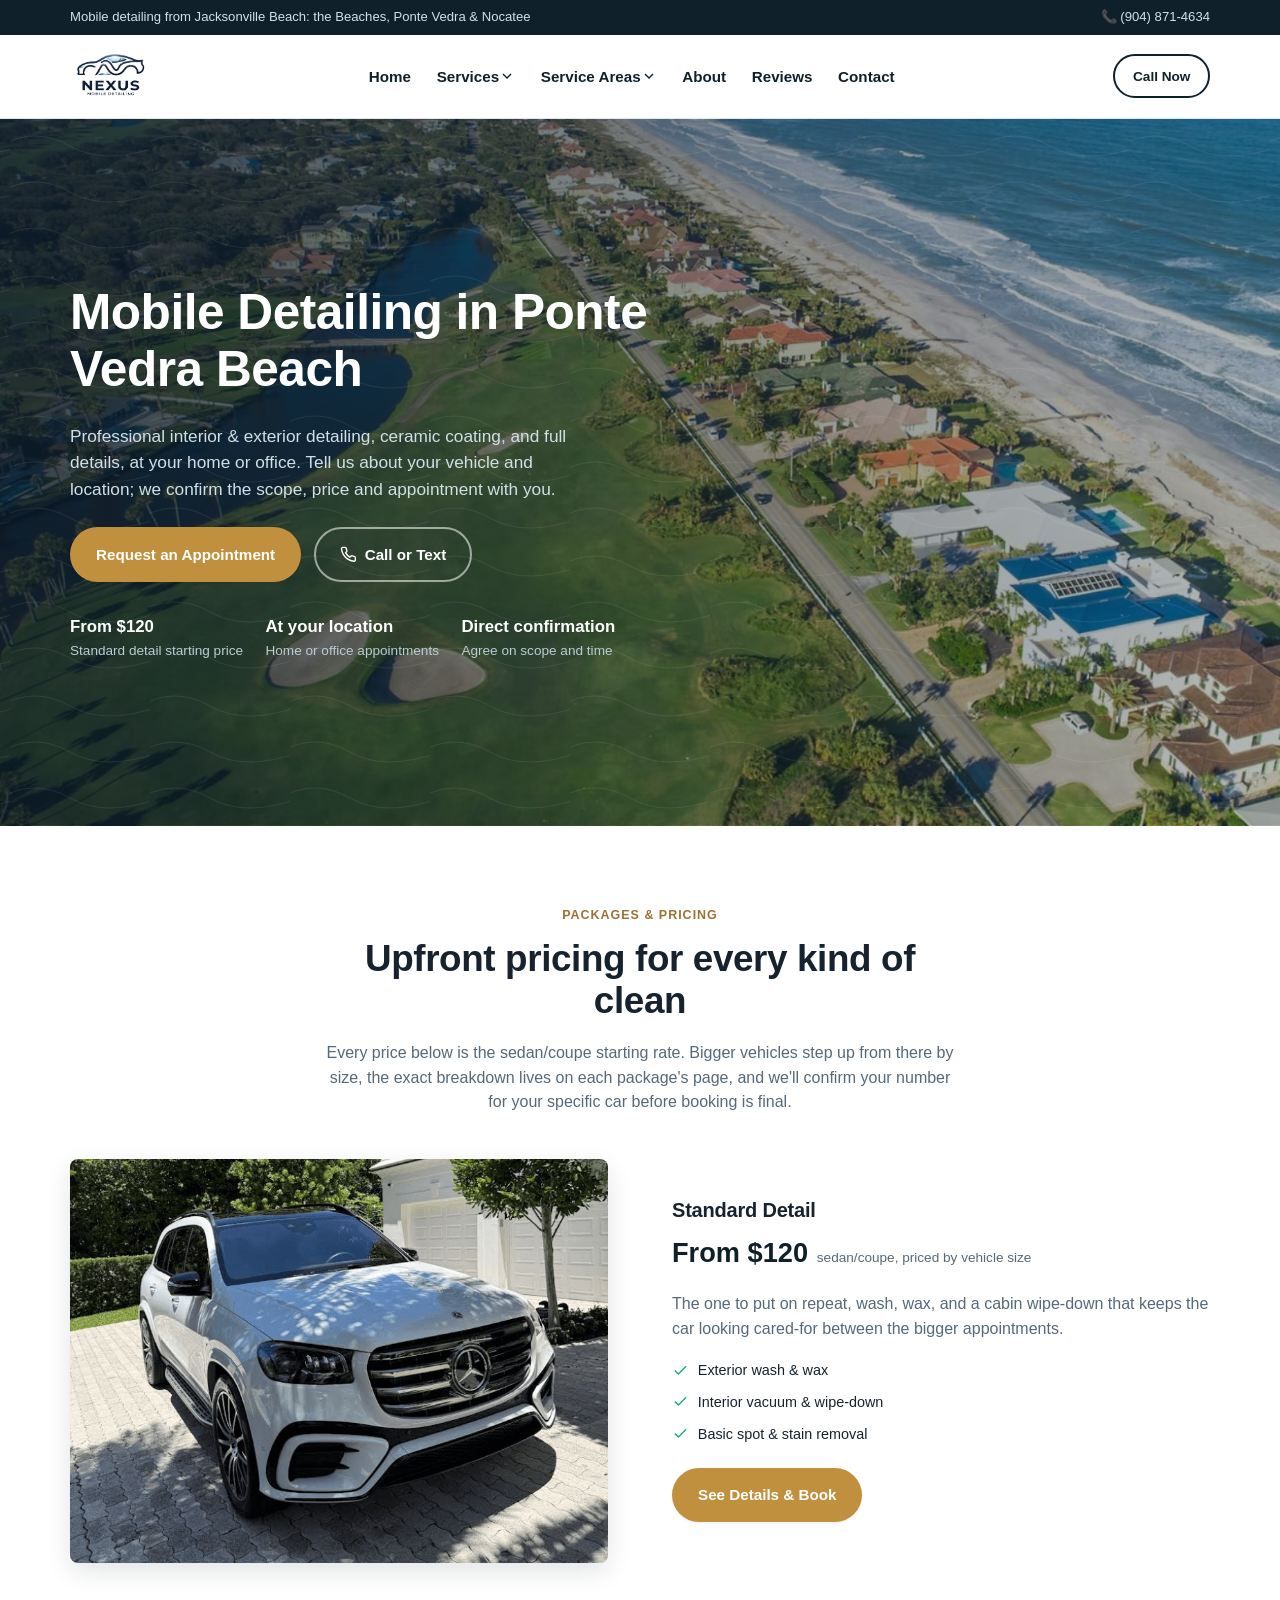
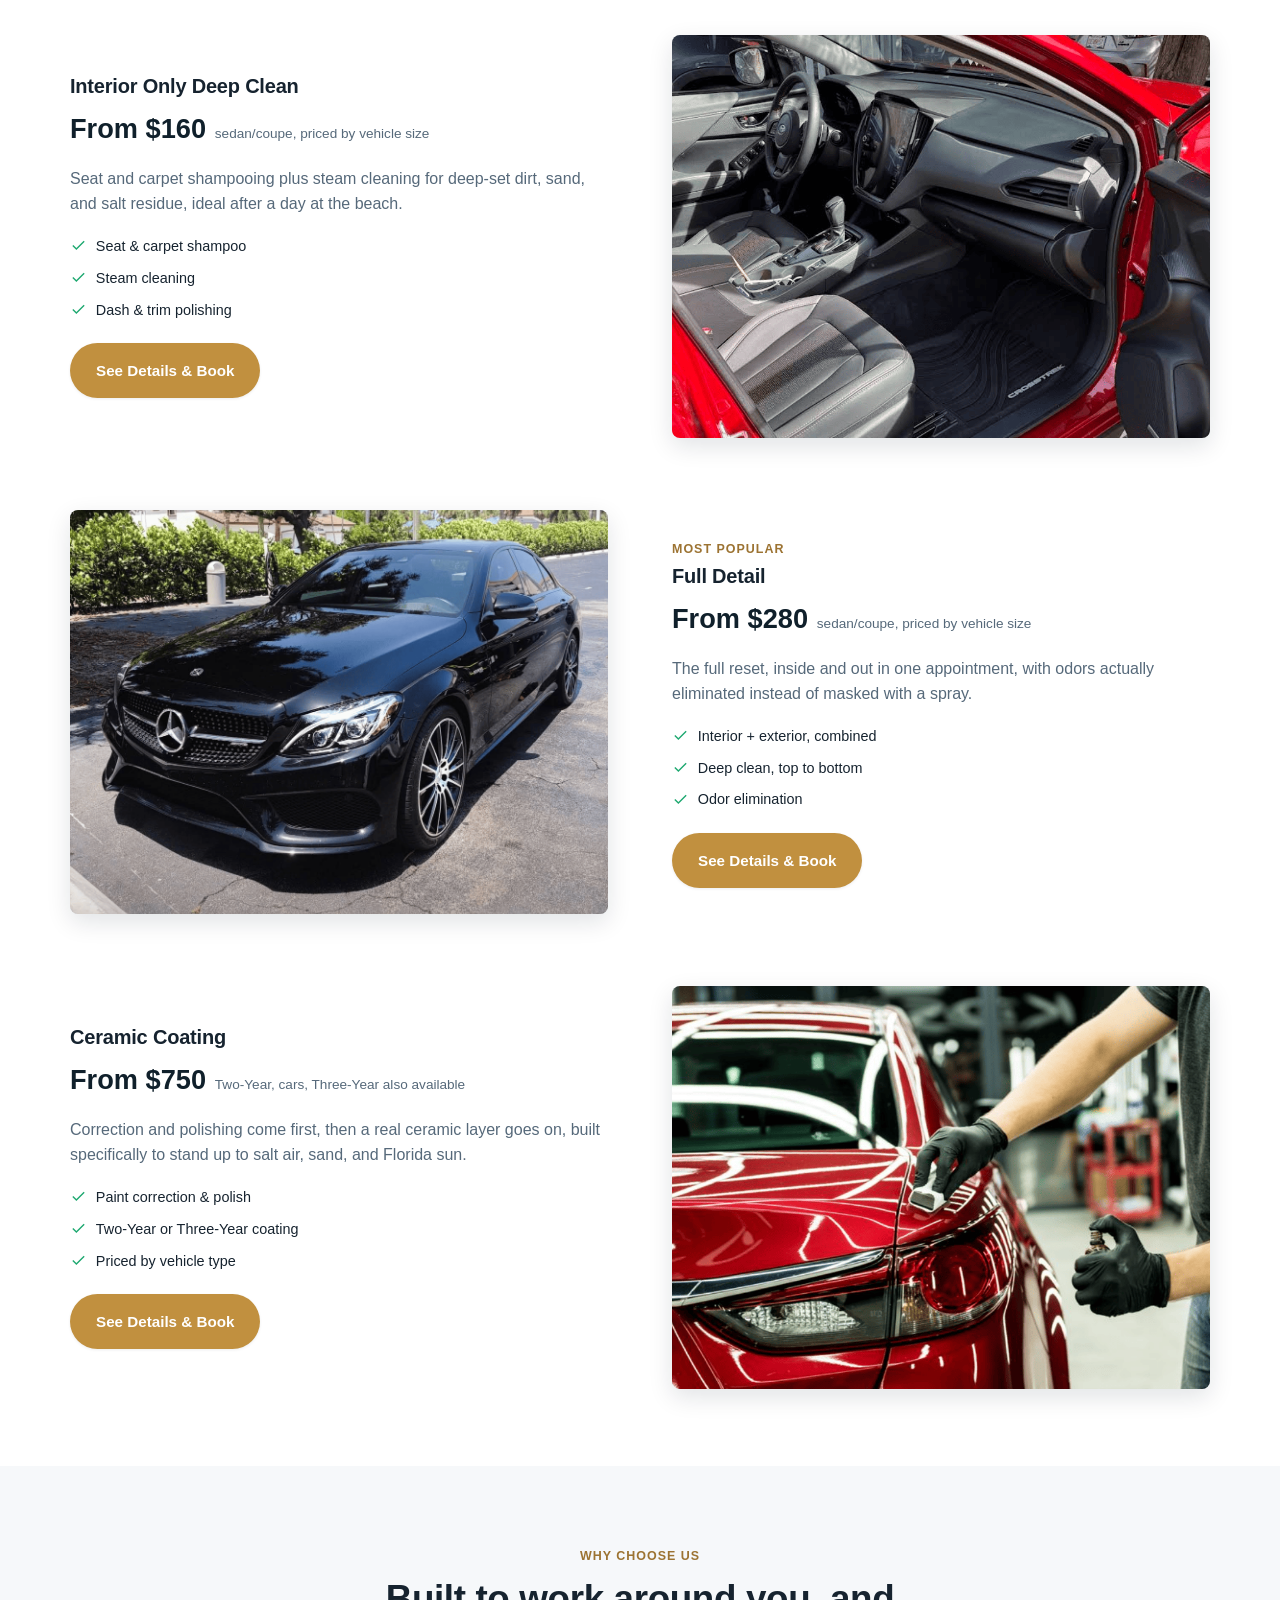
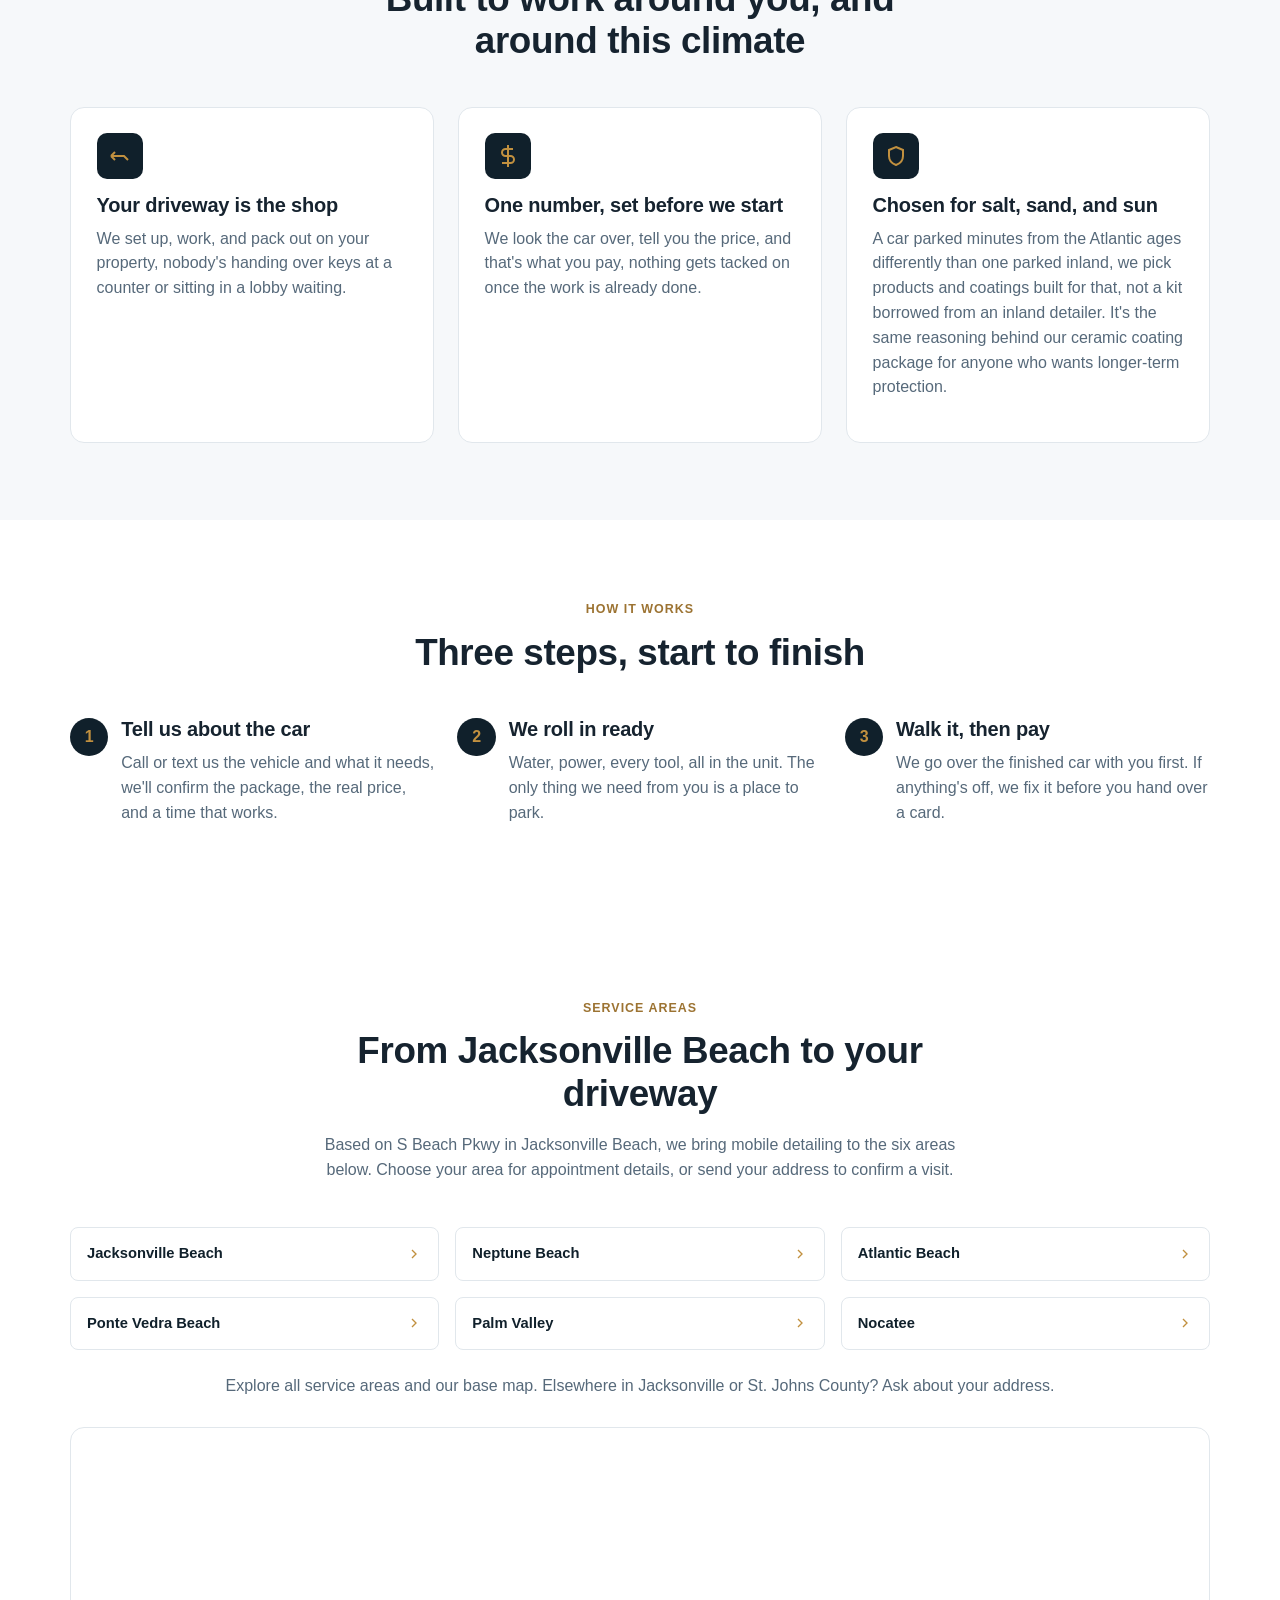
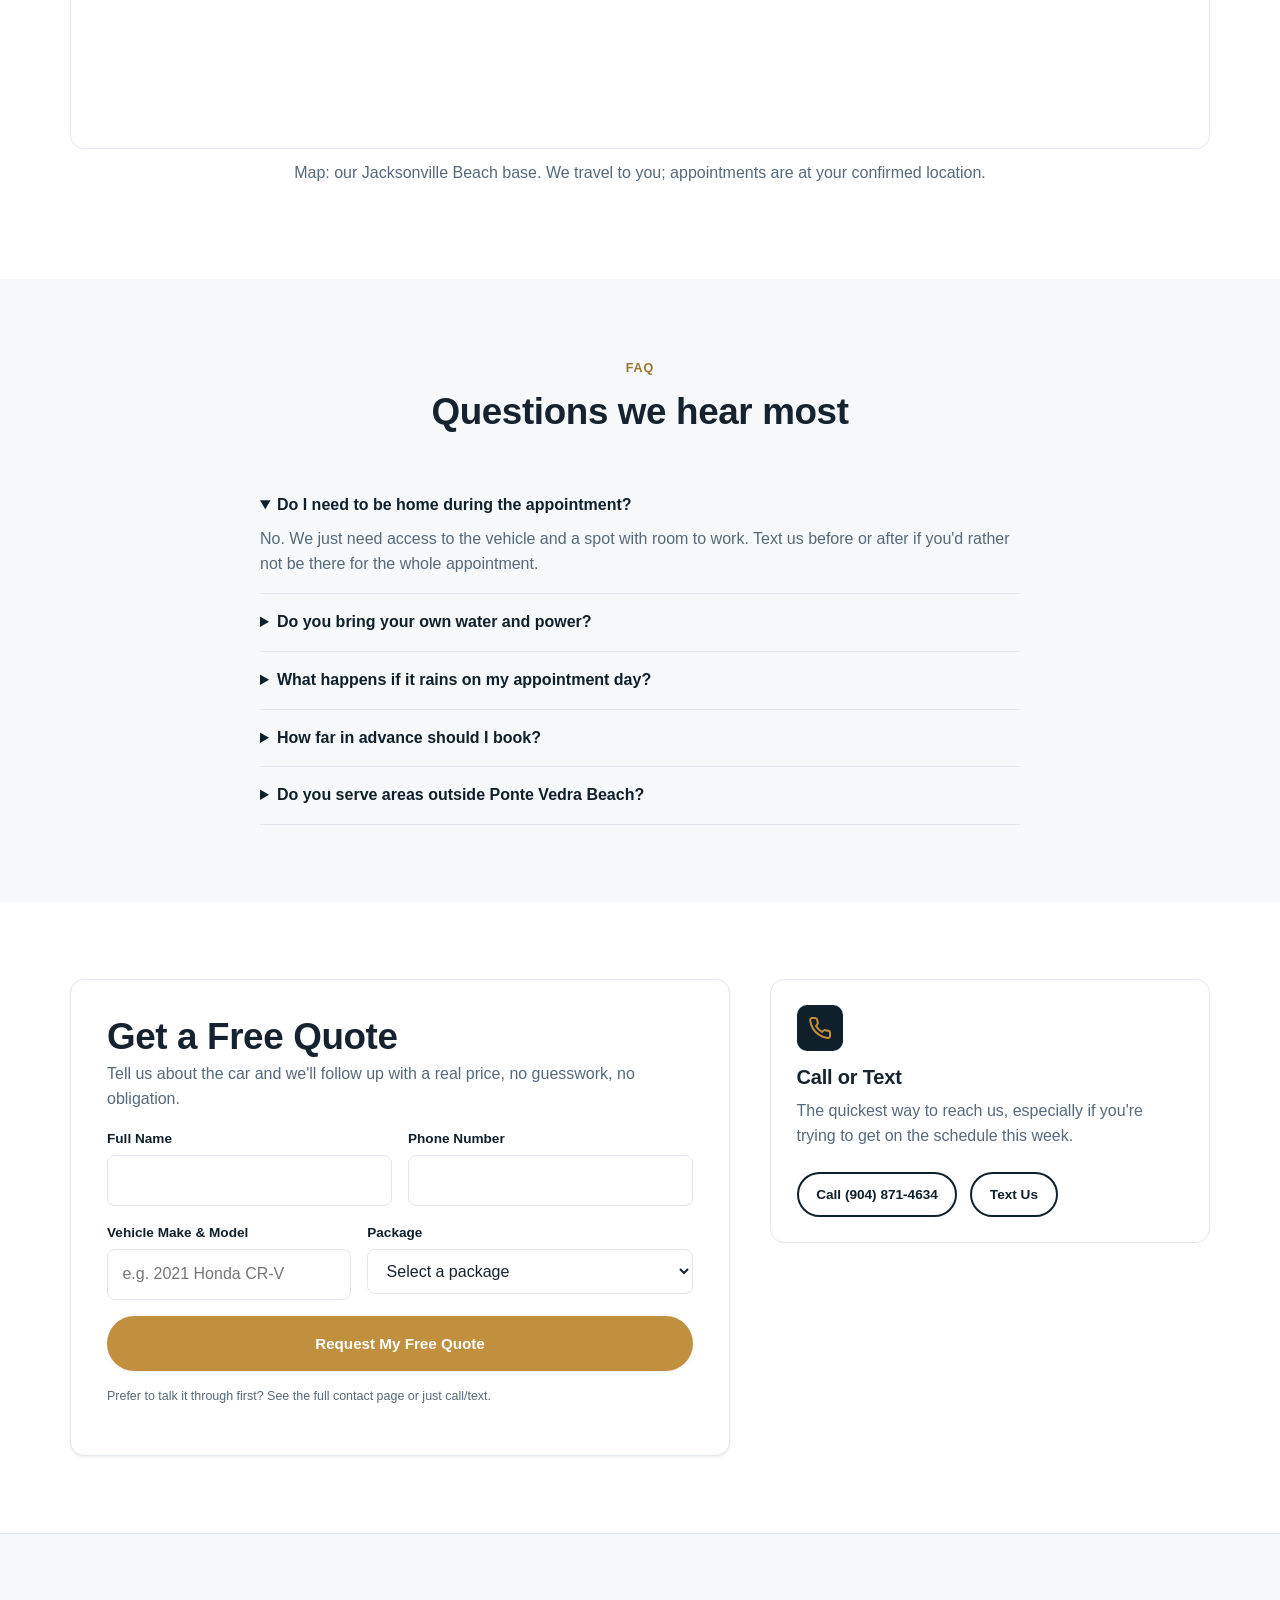
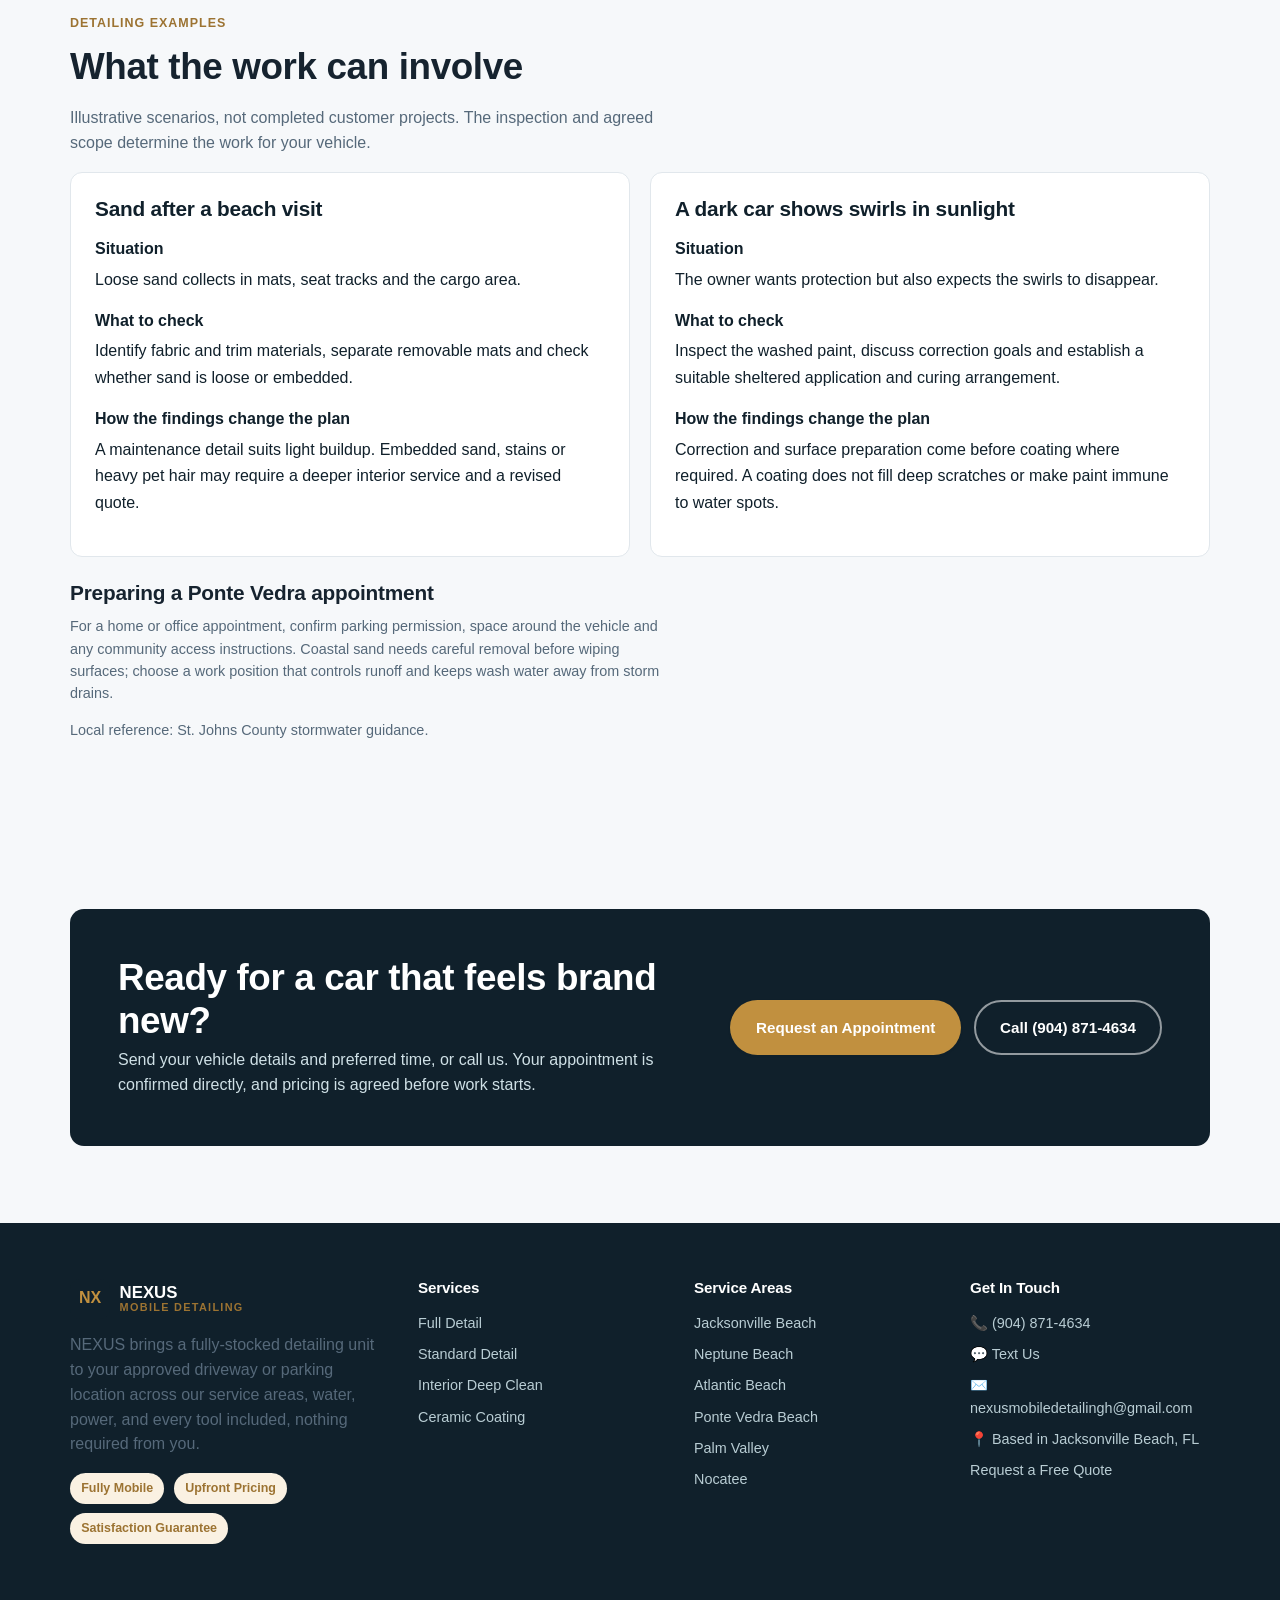
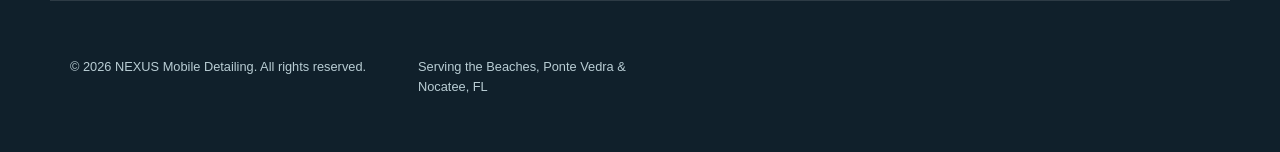
<file: index.html>
<!DOCTYPE html>
<html lang="en">
<head>
<meta charset="UTF-8">
<meta name="viewport" content="width=device-width, initial-scale=1.0">
<!-- Google tag (gtag.js) -->
<script async src="https://www.googletagmanager.com/gtag/js?id=G-3PVWG1TXE1"></script>
<script>
  window.dataLayer = window.dataLayer || [];
  function gtag(){dataLayer.push(arguments);}
  gtag('js', new Date());
  gtag('config', 'G-3PVWG1TXE1');
</script>
<title>Mobile Auto Detailing in Ponte Vedra Beach, FL | NEXUS</title>
<meta name="description" content="Professional mobile car detailing at your home or office in Ponte Vedra Beach, St. Johns County &amp; Jacksonville, FL. Upfront pricing, no drop-off, year-round.">
<meta property="og:type" content="website">
<meta property="og:title" content="Mobile Auto Detailing in Ponte Vedra Beach, FL | NEXUS">
<meta property="og:description" content="Professional mobile car detailing at your home or office in Ponte Vedra Beach, St. Johns County &amp; Jacksonville, FL. Upfront pricing, no drop-off, year-round.">
<meta property="og:url" content="https://www.nexusmobiledetailingh.com/">
<meta property="og:image" content="https://www.nexusmobiledetailingh.com/images/og-image.jpg">
<meta property="og:site_name" content="NEXUS Mobile Detailing">
<meta name="twitter:card" content="summary_large_image">
<meta name="twitter:title" content="Mobile Auto Detailing in Ponte Vedra Beach, FL | NEXUS">
<meta name="twitter:description" content="Professional mobile car detailing at your home or office in Ponte Vedra Beach, St. Johns County &amp; Jacksonville, FL. Upfront pricing, no drop-off, year-round.">
<meta name="twitter:image" content="https://www.nexusmobiledetailingh.com/images/og-image.jpg">
<link rel="icon" href="favicon.ico" sizes="48x48">
<link rel="icon" href="favicon.svg" type="image/svg+xml">
<link rel="canonical" href="https://www.nexusmobiledetailingh.com/">
<link rel="stylesheet" href="css/style.css?v=20261110">
<script type="application/ld+json">
{
  "@context": "https://schema.org",
  "@type": "AutoDetailing",
  "name": "NEXUS Mobile Detailing of Ponte Vedra",
  "description": "Mobile car detailing serving Ponte Vedra Beach, St. Johns County, and Jacksonville, FL, interior and exterior detailing, ceramic coating, and full details at your home or office, year-round.",
  "image": "https://www.nexusmobiledetailingh.com/images/Nexus_Mobile_detailng.jpg",
  "logo": "https://www.nexusmobiledetailingh.com/images/Nexus_Mobile_detailng.jpg",
  "telephone": "+1-904-871-4634",
  "priceRange": "$$",
  "address": {
    "@type": "PostalAddress",
    "streetAddress": "4300 S Beach Pkwy",
    "addressLocality": "Jacksonville Beach",
    "addressRegion": "FL",
    "postalCode": "32250",
    "addressCountry": "US"
  },
  "areaServed": [
  {
    "@type": "Place",
    "name": "Jacksonville Beach, FL"
  },
  {
    "@type": "Place",
    "name": "Neptune Beach, FL"
  },
  {
    "@type": "Place",
    "name": "Atlantic Beach, FL"
  },
  {
    "@type": "Place",
    "name": "Ponte Vedra Beach, FL"
  },
  {
    "@type": "Place",
    "name": "Palm Valley, FL"
  },
  {
    "@type": "Place",
    "name": "Nocatee, FL"
  }
],
  "makesOffer": [
    { "@type": "Offer", "itemOffered": { "@type": "Service", "name": "Standard Detail" }, "priceCurrency": "USD", "price": "120" },
    { "@type": "Offer", "itemOffered": { "@type": "Service", "name": "Interior Only Deep Clean" }, "priceCurrency": "USD", "price": "160" },
    { "@type": "Offer", "itemOffered": { "@type": "Service", "name": "Full Detail" }, "priceCurrency": "USD", "price": "280" },
    { "@type": "Offer", "itemOffered": { "@type": "Service", "name": "Ceramic Coating" }, "priceCurrency": "USD", "price": "750" }
  ],
  "url": "https://www.nexusmobiledetailingh.com/"
}
</script>
<script type="application/ld+json">
{
  "@context": "https://schema.org",
  "@type": "FAQPage",
  "mainEntity": [
    {
      "@type": "Question",
      "name": "Do I need to be home during the appointment?",
      "acceptedAnswer": { "@type": "Answer", "text": "No. We just need access to the vehicle and a spot with room to work. Text us before or after if you'd rather not be there for the whole appointment." }
    },
    {
      "@type": "Question",
      "name": "Do you bring your own water and power?",
      "acceptedAnswer": { "@type": "Answer", "text": "Yes. The unit is fully self-contained, water, power, and every tool we need. Nothing is required from you or your property." }
    },
    {
      "@type": "Question",
      "name": "What happens if it rains on my appointment day?",
      "acceptedAnswer": { "@type": "Answer", "text": "We watch the forecast and reach out to reschedule if needed, no charge for a weather-related move. Florida rain moves fast, so a light shower earlier in the day isn't usually a problem." }
    },
    {
      "@type": "Question",
      "name": "How far in advance should I book?",
      "acceptedAnswer": { "@type": "Answer", "text": "Standard and Full Detail appointments can often be scheduled within a few days. Ceramic coating takes longer per appointment, so book that one a bit further out if you have a date in mind." }
    },
    {
      "@type": "Question",
      "name": "Do you serve areas outside Ponte Vedra Beach?",
      "acceptedAnswer": { "@type": "Answer", "text": "Yes. From our Jacksonville Beach base, we serve Jacksonville Beach, Neptune Beach, Atlantic Beach, Ponte Vedra Beach, Palm Valley and Nocatee. For other Jacksonville or St. Johns County addresses, call or text to confirm coverage and availability." }
    }
  ]
}
</script>
</head>
<body>
<a class="skip-link" href="#main">Skip to content</a>

<div class="utility-bar">
  <div class="container">
    <span>Mobile detailing from Jacksonville Beach: the Beaches, Ponte Vedra &amp; Nocatee</span>
    <a href="tel:+19048714634">📞 (904) 871-4634</a>
  </div>
</div>

<header class="site-header">
  <div class="container nav-row">
    <a href="./" class="logo">
      <img class="logo-img" src="images/Nexus_Mobile_detailng-Photoroom.png" alt="NEXUS Mobile Detailing">
    </a>
    <nav class="main-nav" data-nav aria-label="Primary">
  <button class="nav-close" type="button" data-nav-close aria-label="Close menu">
    <svg viewBox="0 0 24 24" fill="none" stroke="currentColor" stroke-width="2"><path d="M6 6l12 12M18 6L6 18"/></svg>
  </button>
  <ul class="nav-list">
    <li><a href="./">Home</a></li>
    <li class="nav-group">
      <span class="nav-group-label">Services <svg class="chevron" viewBox="0 0 24 24" fill="none" stroke="currentColor" stroke-width="2"><path d="M6 9l6 6 6-6"/></svg></span>
      <ul class="nav-sub">
        <li><a href="services/full-detail">Full Detail</a></li>
        <li><a href="services/standard-detail">Standard Detail</a></li>
        <li><a href="services/interior-deep-clean">Interior Deep Clean</a></li>
        <li><a href="services/ceramic-coating">Ceramic Coating</a></li>
      </ul>
    </li>
    <li class="nav-group">
      <button class="nav-group-label" type="button" aria-expanded="false" aria-controls="coverage-nav">Service Areas <svg class="chevron" viewBox="0 0 24 24" fill="none" stroke="currentColor" stroke-width="2" aria-hidden="true"><path d="M6 9l6 6 6-6"/></svg></button>
      <ul class="nav-sub" id="coverage-nav">
        <li><a href="service-areas">All Service Areas</a></li>
        <li><a href="service-areas#jacksonville-beach">Jacksonville Beach</a></li>
        <li><a href="service-areas#neptune-beach">Neptune Beach</a></li>
        <li><a href="service-areas#atlantic-beach">Atlantic Beach</a></li>
        <li><a href="service-areas#ponte-vedra-beach">Ponte Vedra Beach</a></li>
        <li><a href="service-areas#palm-valley">Palm Valley</a></li>
        <li><a href="service-areas#nocatee">Nocatee</a></li>
      </ul>
    </li>
    <li><a href="about">About</a></li>
    <li><a href="reviews">Reviews</a></li>
    <li><a href="contact">Contact</a></li>
  </ul>
  <div class="nav-cta">
    <a class="btn btn-outline btn-block" href="sms:+19048714634">Text Us</a>
    <a class="btn btn-primary btn-block" href="contact">Request an Appointment</a>
  </div>
</nav>
    <div class="nav-actions">
      <a class="btn btn-outline btn-sm" href="tel:+19048714634">Call Now</a>
      <button class="nav-toggle" type="button" data-nav-toggle aria-label="Open menu">
        <svg viewBox="0 0 24 24" fill="none" stroke="currentColor" stroke-width="2"><path d="M3 6h18M3 12h18M3 18h18"/></svg>
      </button>
    </div>
  </div>
</header>
<div class="nav-overlay" data-nav-overlay></div>

<main id="main">

  <section class="hero">
    <div class="container">
      <div>
        <h1>Mobile Detailing in Ponte Vedra Beach</h1>
        <p class="lede">Professional interior &amp; exterior detailing, ceramic coating, and full details, at your home or office. Tell us about your vehicle and location; we confirm the scope, price and appointment with you.</p>
        <div class="hero-ctas">
          <a class="btn btn-primary" href="contact">Request an Appointment</a>
          <a class="btn btn-ghost" href="tel:+19048714634">
            <svg class="btn-icon" viewBox="0 0 24 24" fill="none" stroke="currentColor" stroke-width="2"><path d="M22 16.92v3a2 2 0 0 1-2.18 2 19.79 19.79 0 0 1-8.63-3.07 19.5 19.5 0 0 1-6-6 19.79 19.79 0 0 1-3.07-8.67A2 2 0 0 1 4.11 2h3a2 2 0 0 1 2 1.72c.12.9.34 1.79.65 2.65a2 2 0 0 1-.45 2.11L8.09 9.91a16 16 0 0 0 6 6l1.43-1.27a2 2 0 0 1 2.11-.45c.86.31 1.75.53 2.65.65A2 2 0 0 1 22 16.92z"/></svg>
            Call or Text
          </a>
        </div>
        <div class="hero-trust"><div><strong>From $120</strong><span>Standard detail starting price</span></div><div><strong>At your location</strong><span>Home or office appointments</span></div><div><strong>Direct confirmation</strong><span>Agree on scope and time</span></div></div>
      </div>
    </div>
  </section>

  <section class="section-alt" id="packages">
    <div class="container">
      <div class="section-head center">
        <span class="eyebrow">Packages &amp; Pricing</span>
        <h2>Upfront pricing for every kind of clean</h2>
        <p>Every price below is the sedan/coupe starting rate. Bigger vehicles step up from there by size, the exact breakdown lives on each package's page, and we'll confirm your number for your specific car before booking is final.</p>
      </div>
      <div class="service-rows">

        <div class="service-row">
          <div class="service-row-media">
            <div class="img-slot" style="--ar:4/3">
              <img src="images/service-standard.png" alt="Mobile Standard Detail exterior wash in Ponte Vedra Beach, FL" loading="lazy">
              <span class="img-slot-label">Replace: images/service-standard.png (800×600px)</span>
            </div>
          </div>
          <div class="service-row-body">
            <h3>Standard Detail</h3>
            <div class="service-row-price"><strong>From $120</strong><span>sedan/coupe, priced by vehicle size</span></div>
            <p>The one to put on repeat, wash, wax, and a cabin wipe-down that keeps the car looking cared-for between the bigger appointments.</p>
            <ul class="package-list">
              <li><svg viewBox="0 0 24 24" fill="none" stroke="currentColor" stroke-width="2"><path d="M20 6L9 17l-5-5"/></svg>Exterior wash &amp; wax</li>
              <li><svg viewBox="0 0 24 24" fill="none" stroke="currentColor" stroke-width="2"><path d="M20 6L9 17l-5-5"/></svg>Interior vacuum &amp; wipe-down</li>
              <li><svg viewBox="0 0 24 24" fill="none" stroke="currentColor" stroke-width="2"><path d="M20 6L9 17l-5-5"/></svg>Basic spot &amp; stain removal</li>
            </ul>
            <div class="service-row-ctas">
              <a class="btn btn-primary" href="services/standard-detail">See Details &amp; Book</a>
            </div>
          </div>
        </div>

        <div class="service-row reverse">
          <div class="service-row-media">
            <div class="img-slot" style="--ar:4/3">
              <img src="images/service-interior.png" alt="Mobile interior deep clean and seat shampoo in Ponte Vedra Beach, FL" loading="lazy">
              <span class="img-slot-label">Replace: images/service-interior.png (800×600px)</span>
            </div>
          </div>
          <div class="service-row-body">
            <h3>Interior Only Deep Clean</h3>
            <div class="service-row-price"><strong>From $160</strong><span>sedan/coupe, priced by vehicle size</span></div>
            <p>Seat and carpet shampooing plus steam cleaning for deep-set dirt, sand, and salt residue, ideal after a day at the beach.</p>
            <ul class="package-list">
              <li><svg viewBox="0 0 24 24" fill="none" stroke="currentColor" stroke-width="2"><path d="M20 6L9 17l-5-5"/></svg>Seat &amp; carpet shampoo</li>
              <li><svg viewBox="0 0 24 24" fill="none" stroke="currentColor" stroke-width="2"><path d="M20 6L9 17l-5-5"/></svg>Steam cleaning</li>
              <li><svg viewBox="0 0 24 24" fill="none" stroke="currentColor" stroke-width="2"><path d="M20 6L9 17l-5-5"/></svg>Dash &amp; trim polishing</li>
            </ul>
            <div class="service-row-ctas">
              <a class="btn btn-primary" href="services/interior-deep-clean">See Details &amp; Book</a>
            </div>
          </div>
        </div>

        <div class="service-row">
          <div class="service-row-media">
            <div class="img-slot" style="--ar:4/3">
              <img src="images/service-full.png" alt="Mobile Full Detail service in Ponte Vedra Beach, FL" loading="lazy">
              <span class="img-slot-label">Replace: images/service-full.png (800×600px)</span>
            </div>
          </div>
          <div class="service-row-body">
            <span class="eyebrow" style="margin-bottom:.35rem">Most Popular</span>
            <h3>Full Detail</h3>
            <div class="service-row-price"><strong>From $280</strong><span>sedan/coupe, priced by vehicle size</span></div>
            <p>The full reset, inside and out in one appointment, with odors actually eliminated instead of masked with a spray.</p>
            <ul class="package-list">
              <li><svg viewBox="0 0 24 24" fill="none" stroke="currentColor" stroke-width="2"><path d="M20 6L9 17l-5-5"/></svg>Interior + exterior, combined</li>
              <li><svg viewBox="0 0 24 24" fill="none" stroke="currentColor" stroke-width="2"><path d="M20 6L9 17l-5-5"/></svg>Deep clean, top to bottom</li>
              <li><svg viewBox="0 0 24 24" fill="none" stroke="currentColor" stroke-width="2"><path d="M20 6L9 17l-5-5"/></svg>Odor elimination</li>
            </ul>
            <div class="service-row-ctas">
              <a class="btn btn-primary" href="services/full-detail">See Details &amp; Book</a>
            </div>
          </div>
        </div>

        <div class="service-row reverse">
          <div class="service-row-media">
            <div class="img-slot" style="--ar:4/3">
              <img src="images/service-ceramic.png" alt="Ceramic coating paint correction in Ponte Vedra Beach, FL" loading="lazy">
              <span class="img-slot-label">Replace: images/service-ceramic.png (800×600px)</span>
            </div>
          </div>
          <div class="service-row-body">
            <h3>Ceramic Coating</h3>
            <div class="service-row-price"><strong>From $750</strong><span>Two-Year, cars, Three-Year also available</span></div>
            <p>Correction and polishing come first, then a real ceramic layer goes on, built specifically to stand up to salt air, sand, and Florida sun.</p>
            <ul class="package-list">
              <li><svg viewBox="0 0 24 24" fill="none" stroke="currentColor" stroke-width="2"><path d="M20 6L9 17l-5-5"/></svg>Paint correction &amp; polish</li>
              <li><svg viewBox="0 0 24 24" fill="none" stroke="currentColor" stroke-width="2"><path d="M20 6L9 17l-5-5"/></svg>Two-Year or Three-Year coating</li>
              <li><svg viewBox="0 0 24 24" fill="none" stroke="currentColor" stroke-width="2"><path d="M20 6L9 17l-5-5"/></svg>Priced by vehicle type</li>
            </ul>
            <div class="service-row-ctas">
              <a class="btn btn-primary" href="services/ceramic-coating">See Details &amp; Book</a>
            </div>
          </div>
        </div>

      </div>
    </div>
  </section>

  <section>
    <div class="container">
      <div class="section-head center">
        <span class="eyebrow">Why Choose Us</span>
        <h2>Built to work around you, and around this climate</h2>
      </div>
      <div class="features-grid">
        <div class="feature-card">
          <div class="feature-icon"><svg viewBox="0 0 24 24" fill="none" stroke="currentColor" stroke-width="2"><path d="M3 12h13l4 4M3 12l4-4M3 12l4 4"/></svg></div>
          <h3>Your driveway is the shop</h3>
          <p>We set up, work, and pack out on your property, nobody's handing over keys at a counter or sitting in a lobby waiting.</p>
        </div>
        <div class="feature-card">
          <div class="feature-icon"><svg viewBox="0 0 24 24" fill="none" stroke="currentColor" stroke-width="2"><path d="M12 1v22M17 5H9.5a3.5 3.5 0 0 0 0 7h5a3.5 3.5 0 0 1 0 7H6"/></svg></div>
          <h3>One number, set before we start</h3>
          <p>We look the car over, tell you the price, and that's what you pay, nothing gets tacked on once the work is already done.</p>
        </div>
        <div class="feature-card">
          <div class="feature-icon"><svg viewBox="0 0 24 24" fill="none" stroke="currentColor" stroke-width="2"><path d="M12 3l7 3v6c0 4.5-3 7.5-7 9-4-1.5-7-4.5-7-9V6l7-3Z"/></svg></div>
          <h3>Chosen for salt, sand, and sun</h3>
          <p>A car parked minutes from the Atlantic ages differently than one parked inland, we pick products and coatings built for that, not a kit borrowed from an inland detailer. It's the same reasoning behind our <a href="services/ceramic-coating">ceramic coating</a> package for anyone who wants longer-term protection.</p>
        </div>
      </div>
    </div>
  </section>

  <section class="section-alt">
    <div class="container">
      <div class="section-head center">
        <span class="eyebrow">How It Works</span>
        <h2>Three steps, start to finish</h2>
      </div>
      <div class="steps">
        <div class="step">
          <h3>Tell us about the car</h3>
          <p>Call or text us the vehicle and what it needs, we'll confirm the package, the real price, and a time that works.</p>
        </div>
        <div class="step">
          <h3>We roll in ready</h3>
          <p>Water, power, every tool, all in the unit. The only thing we need from you is a place to park.</p>
        </div>
        <div class="step">
          <h3>Walk it, then pay</h3>
          <p>We go over the finished car with you first. If anything's off, we fix it before you hand over a card.</p>
        </div>
      </div>
    </div>
  </section>

  <section class="section-alt" id="service-area"><div class="container">
      <div class="section-head center"><span class="eyebrow">Service Areas</span>
        <h2>From Jacksonville Beach to your driveway</h2>
        <p>Based on S Beach Pkwy in Jacksonville Beach, we bring mobile detailing to the six areas below. Choose your area for appointment details, or send your address to confirm a visit.</p>
      </div>
      <div class="area-grid coverage-grid"><a class="area-chip" href="service-areas#jacksonville-beach">Jacksonville Beach <svg viewBox="0 0 24 24" fill="none" stroke="currentColor" stroke-width="2" aria-hidden="true"><path d="M9 18l6-6-6-6"/></svg></a>
<a class="area-chip" href="service-areas#neptune-beach">Neptune Beach <svg viewBox="0 0 24 24" fill="none" stroke="currentColor" stroke-width="2" aria-hidden="true"><path d="M9 18l6-6-6-6"/></svg></a>
<a class="area-chip" href="service-areas#atlantic-beach">Atlantic Beach <svg viewBox="0 0 24 24" fill="none" stroke="currentColor" stroke-width="2" aria-hidden="true"><path d="M9 18l6-6-6-6"/></svg></a>
<a class="area-chip" href="service-areas#ponte-vedra-beach">Ponte Vedra Beach <svg viewBox="0 0 24 24" fill="none" stroke="currentColor" stroke-width="2" aria-hidden="true"><path d="M9 18l6-6-6-6"/></svg></a>
<a class="area-chip" href="service-areas#palm-valley">Palm Valley <svg viewBox="0 0 24 24" fill="none" stroke="currentColor" stroke-width="2" aria-hidden="true"><path d="M9 18l6-6-6-6"/></svg></a>
<a class="area-chip" href="service-areas#nocatee">Nocatee <svg viewBox="0 0 24 24" fill="none" stroke="currentColor" stroke-width="2" aria-hidden="true"><path d="M9 18l6-6-6-6"/></svg></a></div>
      <p style="text-align:center;margin-top:1.5rem"><a href="service-areas">Explore all service areas and our base map</a>. Elsewhere in Jacksonville or St. Johns County? <a href="contact">Ask about your address</a>.</p>
      <div style="margin-top:1.75rem;border-radius:var(--radius);overflow:hidden;border:1px solid var(--border)"><iframe title="NEXUS base in Jacksonville Beach" src="https://www.google.com/maps?q=4300+S+Beach+Pkwy+Jacksonville+Beach+FL+32250&amp;output=embed" width="100%" height="320" style="border:0;display:block" loading="lazy" referrerpolicy="no-referrer-when-downgrade"></iframe></div>
      <p class="muted" style="margin-top:.75rem;text-align:center">Map: our Jacksonville Beach base. We travel to you; appointments are at your confirmed location.</p>
    </div></section>

  <section>
    <div class="container">
      <div class="section-head center">
        <span class="eyebrow">FAQ</span>
        <h2>Questions we hear most</h2>
      </div>
      <div style="max-width:760px;margin-inline:auto">
        <details class="faq-item" open>
          <summary>Do I need to be home during the appointment?</summary>
          <p>No. We just need access to the vehicle and a spot with room to work. Text us before or after if you'd rather not be there for the whole appointment.</p>
        </details>
        <details class="faq-item">
          <summary>Do you bring your own water and power?</summary>
          <p>Yes. The unit is fully self-contained, water, power, and every tool we need. Nothing is required from you or your property.</p>
        </details>
        <details class="faq-item">
          <summary>What happens if it rains on my appointment day?</summary>
          <p>We watch the forecast and reach out to reschedule if needed, no charge for a weather-related move. Florida rain moves fast, so a light shower earlier in the day isn't usually a problem.</p>
        </details>
        <details class="faq-item">
          <summary>How far in advance should I book?</summary>
          <p>Standard and Full Detail appointments can often be scheduled within a few days. <a href="services/ceramic-coating">Ceramic coating</a> takes longer per appointment, so book that one a bit further out if you have a date in mind.</p>
        </details>
        <details class="faq-item">
          <summary>Do you serve areas outside Ponte Vedra Beach?</summary>
          <p>Yes. From our Jacksonville Beach base, we serve Jacksonville Beach, Neptune Beach, Atlantic Beach, Ponte Vedra Beach, Palm Valley and Nocatee. For other Jacksonville or St. Johns County addresses, call or text to confirm coverage and availability.</p>
        </details>
      </div>
    </div>
  </section>

  <section class="section-alt">
    <div class="container two-col-layout">
      <div class="form-card" id="quote-form">
        <h2 style="margin-bottom:.25rem">Get a Free Quote</h2>
        <p class="muted">Tell us about the car and we'll follow up with a real price, no guesswork, no obligation.</p>
        <!--
          Submits via Web3Forms (api.web3forms.com), no server of our own
          needed. js/main.js sends this with fetch() and shows an inline
          success/error message instead of leaving the page.
        -->
        <form data-booking-form data-endpoint-ready="true" method="POST" action="https://api.web3forms.com/submit">
          <input type="hidden" name="access_key" value="82bc3ff9-1b5e-4e58-9505-890561fafa73">
          <input type="hidden" name="subject" value="New quote request, Homepage (NEXUS Mobile Detailing)">
          <input type="hidden" name="from_name" value="NEXUS Mobile Detailing Website">
          <input type="checkbox" name="botcheck" class="hidden" style="display:none">
          <div class="form-grid">
            <div class="form-grid two-col">
              <div class="field">
                <label for="home-name">Full Name</label>
                <input id="home-name" name="name" type="text" required autocomplete="name">
              </div>
              <div class="field">
                <label for="home-phone">Phone Number</label>
                <input id="home-phone" name="phone" type="tel" required autocomplete="tel">
              </div>
            </div>
            <div class="form-grid two-col">
              <div class="field">
                <label for="home-vehicle">Vehicle Make &amp; Model</label>
                <input id="home-vehicle" name="vehicle" type="text" placeholder="e.g. 2021 Honda CR-V" required>
              </div>
              <div class="field">
                <label for="home-package">Package</label>
                <select id="home-package" name="package" required>
                  <option value="">Select a package</option>
                  <option value="Standard Detail (from $120)">Standard Detail, from $120</option>
                  <option value="Interior Only Deep Clean (from $160)">Interior Only Deep Clean, from $160</option>
                  <option value="Full Detail (from $280)">Full Detail, from $280</option>
                  <option value="Ceramic Coating - Two Year (from $750)">Ceramic Coating, Two Year, from $750</option>
                  <option value="Not sure yet">Not sure yet</option>
                </select>
              </div>
            </div>
            <button class="btn btn-primary btn-block" type="submit">Request My Free Quote</button>
            <p class="form-status" data-form-status></p>
            <p class="field-note">Prefer to talk it through first? See the <a href="contact">full contact page</a> or just call/text.</p>
          </div>
        </form>
      </div>
      <div>
        <div class="feature-card">
          <div class="feature-icon"><svg viewBox="0 0 24 24" fill="none" stroke="currentColor" stroke-width="2"><path d="M22 16.92v3a2 2 0 0 1-2.18 2 19.79 19.79 0 0 1-8.63-3.07 19.5 19.5 0 0 1-6-6 19.79 19.79 0 0 1-3.07-8.67A2 2 0 0 1 4.11 2h3a2 2 0 0 1 2 1.72c.12.9.34 1.79.65 2.65a2 2 0 0 1-.45 2.11L8.09 9.91a16 16 0 0 0 6 6l1.43-1.27a2 2 0 0 1 2.11-.45c.86.31 1.75.53 2.65.65A2 2 0 0 1 22 16.92z"/></svg></div>
          <h3>Call or Text</h3>
          <p>The quickest way to reach us, especially if you're trying to get on the schedule this week.</p>
          <div class="hero-ctas">
            <a class="btn btn-outline btn-sm" href="tel:+19048714634">Call (904) 871-4634</a>
            <a class="btn btn-outline btn-sm" href="sms:+19048714634">Text Us</a>
          </div>
        </div>
      </div>
    </div>
  </section>




<!-- FIELD-GUIDE START -->
<section class="field-guide"><div class="container"><span class="eyebrow">Detailing examples</span><h2>What the work can involve</h2><p class="guide-intro">Illustrative scenarios, not completed customer projects. The inspection and agreed scope determine the work for your vehicle.</p><div class="guide-grid"><article><h3>Sand after a beach visit</h3><dl><dt>Situation</dt><dd>Loose sand collects in mats, seat tracks and the cargo area.</dd><dt>What to check</dt><dd>Identify fabric and trim materials, separate removable mats and check whether sand is loose or embedded.</dd><dt>How the findings change the plan</dt><dd>A maintenance detail suits light buildup. Embedded sand, stains or heavy pet hair may require a deeper interior service and a revised quote.</dd></dl></article><article><h3>A dark car shows swirls in sunlight</h3><dl><dt>Situation</dt><dd>The owner wants protection but also expects the swirls to disappear.</dd><dt>What to check</dt><dd>Inspect the washed paint, discuss correction goals and establish a suitable sheltered application and curing arrangement.</dd><dt>How the findings change the plan</dt><dd>Correction and surface preparation come before coating where required. A coating does not fill deep scratches or make paint immune to water spots.</dd></dl></article></div><div class="guide-source"><h3>Preparing a Ponte Vedra appointment</h3><p>For a home or office appointment, confirm parking permission, space around the vehicle and any community access instructions. Coastal sand needs careful removal before wiping surfaces; choose a work position that controls runoff and keeps wash water away from storm drains.</p><p>Local reference: <a href="https://www.sjcfl.us/stormwater-pollution/" target="_blank" rel="noopener">St. Johns County stormwater guidance</a>.</p></div></div></section>
<!-- FIELD-GUIDE END -->
<section>
    <div class="container">
      <div class="cta-band">
        <div>
          <h2>Ready for a car that feels brand new?</h2>
          <p>Send your vehicle details and preferred time, or call us. Your appointment is confirmed directly, and pricing is agreed before work starts.</p>
        </div>
        <div class="hero-ctas">
          <a class="btn btn-primary" href="contact">Request an Appointment</a>
          <a class="btn btn-ghost" href="tel:+19048714634">Call (904) 871-4634</a>
        </div>
      </div>
    </div>
  </section></main>

<footer class="site-footer">
  <div class="container">
    <div>
      <div class="footer-logo">
        <span class="logo-mark">NX</span>
        <span class="logo-text"><strong style="color:#fff">NEXUS</strong><span>Mobile Detailing</span></span>
      </div>
      <p class="muted">NEXUS brings a fully-stocked detailing unit to your approved driveway or parking location across our service areas, water, power, and every tool included, nothing required from you.</p>
      <div class="badge-list">
        <span>Fully Mobile</span><span>Upfront Pricing</span><span>Satisfaction Guarantee</span>
      </div>
    </div>
    <div>
      <h4>Services</h4>
      <div class="footer-links">
        <a href="services/full-detail">Full Detail</a>
        <a href="services/standard-detail">Standard Detail</a>
        <a href="services/interior-deep-clean">Interior Deep Clean</a>
        <a href="services/ceramic-coating">Ceramic Coating</a>
      </div>
    </div>
    <div>
      <h4>Service Areas</h4>
      <div class="footer-links">
        <a href="service-areas#jacksonville-beach">Jacksonville Beach</a>
        <a href="service-areas#neptune-beach">Neptune Beach</a>
        <a href="service-areas#atlantic-beach">Atlantic Beach</a>
        <a href="service-areas#ponte-vedra-beach">Ponte Vedra Beach</a>
        <a href="service-areas#palm-valley">Palm Valley</a>
        <a href="service-areas#nocatee">Nocatee</a>
      </div>
    </div>
    <div>
      <h4>Get In Touch</h4>
      <div class="footer-links">
        <a href="tel:+19048714634">📞 (904) 871-4634</a>
        <a href="sms:+19048714634">💬 Text Us</a>
        <a href="mailto:nexusmobiledetailingh@gmail.com">✉️ nexusmobiledetailingh@gmail.com</a>
        <a href="https://www.google.com/maps/search/?api=1&query=4300+S+Beach+Pkwy+Jacksonville+Beach+FL+32250" target="_blank" rel="noopener">📍 Based in Jacksonville Beach, FL</a>
        <a href="contact">Request a Free Quote</a>
      </div>
    </div>
  </div>
  <div class="container footer-bottom">
    <span>© <span data-year></span> NEXUS Mobile Detailing. All rights reserved.</span>
    <span>Serving the Beaches, Ponte Vedra &amp; Nocatee, FL</span>
  </div>
</footer>

<div class="mobile-action-bar">
  <a href="tel:+19048714634"><svg viewBox="0 0 24 24" fill="none" stroke="currentColor" stroke-width="2"><path d="M22 16.92v3a2 2 0 0 1-2.18 2 19.79 19.79 0 0 1-8.63-3.07 19.5 19.5 0 0 1-6-6 19.79 19.79 0 0 1-3.07-8.67A2 2 0 0 1 4.11 2h3a2 2 0 0 1 2 1.72c.12.9.34 1.79.65 2.65a2 2 0 0 1-.45 2.11L8.09 9.91a16 16 0 0 0 6 6l1.43-1.27a2 2 0 0 1 2.11-.45c.86.31 1.75.53 2.65.65A2 2 0 0 1 22 16.92z"/></svg>Call</a>
  <a href="sms:+19048714634"><svg viewBox="0 0 24 24" fill="none" stroke="currentColor" stroke-width="2"><path d="M21 15a2 2 0 0 1-2 2H7l-4 4V5a2 2 0 0 1 2-2h14a2 2 0 0 1 2 2Z"/></svg>Text</a>
  <a href="contact"><svg viewBox="0 0 24 24" fill="none" stroke="currentColor" stroke-width="2"><path d="M9 11l3 3L22 4M21 12v7a2 2 0 0 1-2 2H5a2 2 0 0 1-2-2V5a2 2 0 0 1 2-2h11"/></svg>Request an Appointment</a>
</div>

<script src="js/main.js?v=20261110"></script>
</body>
</html>
</file>
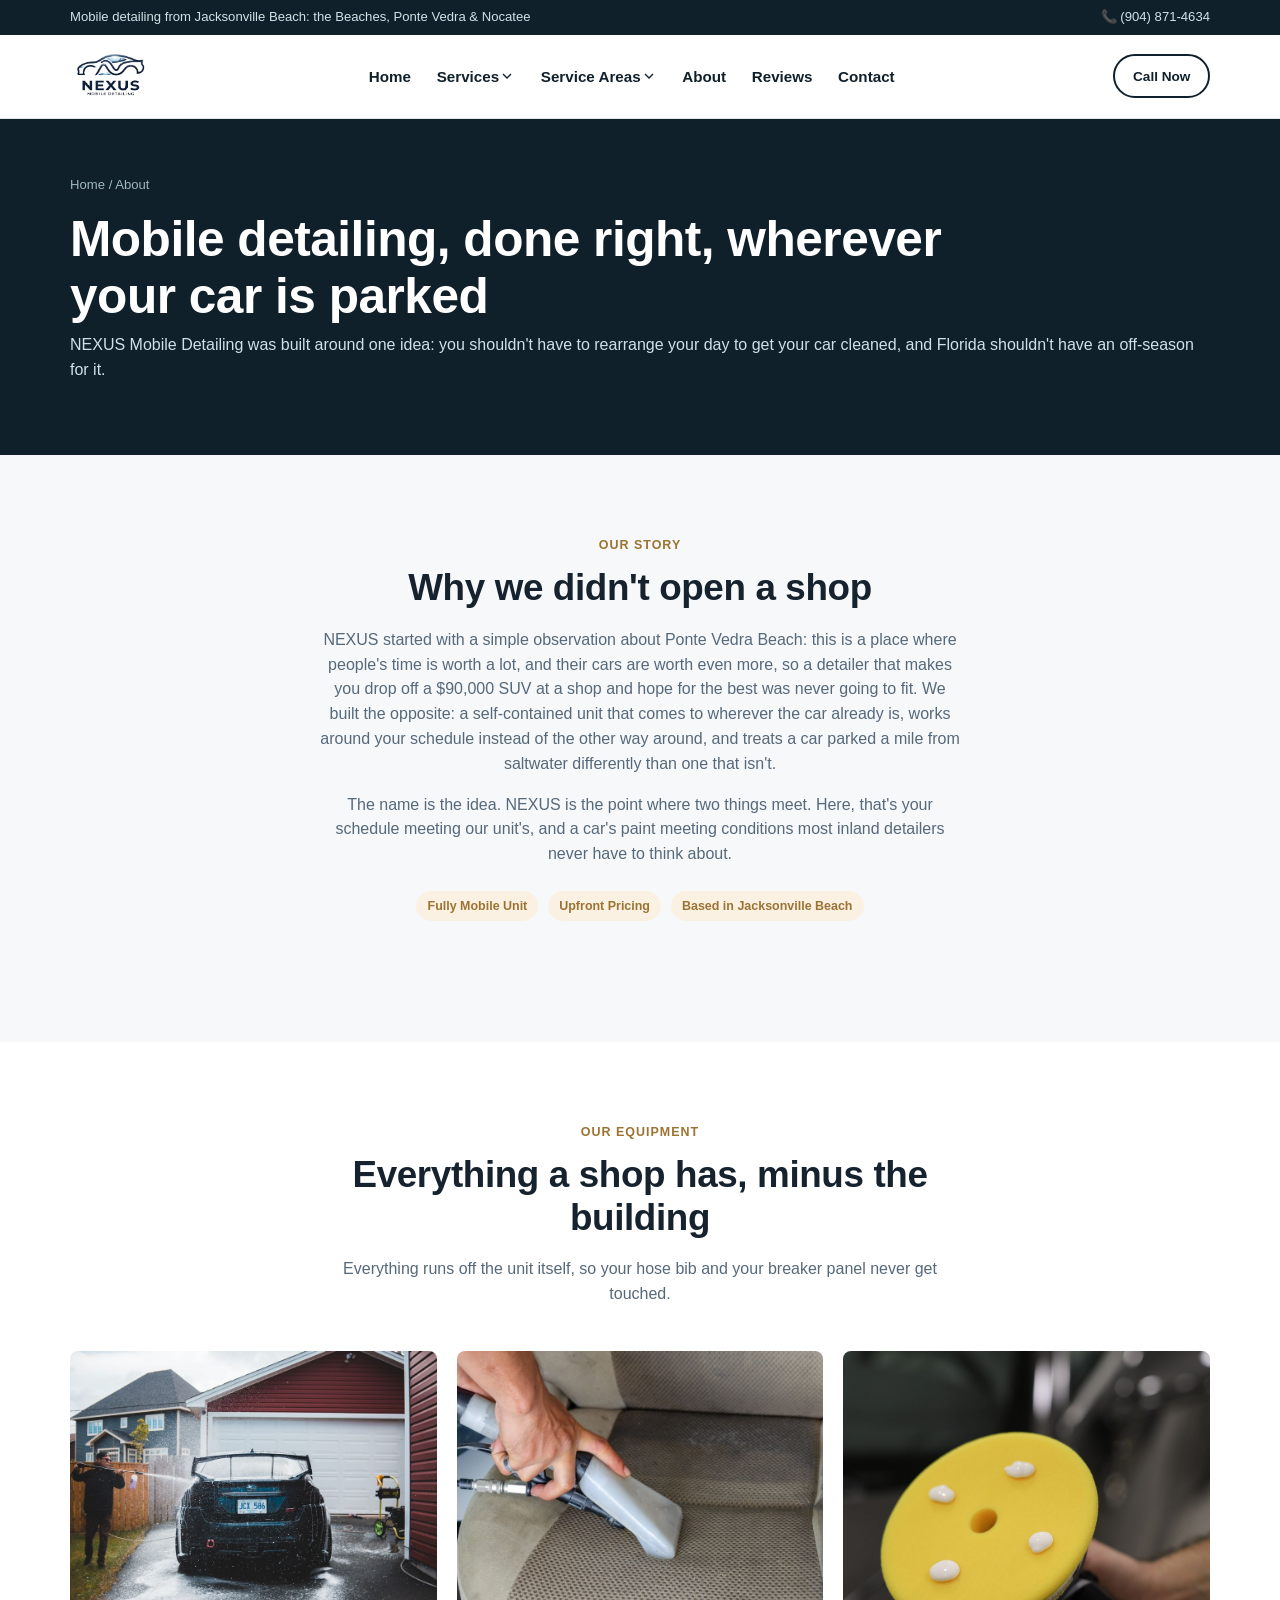
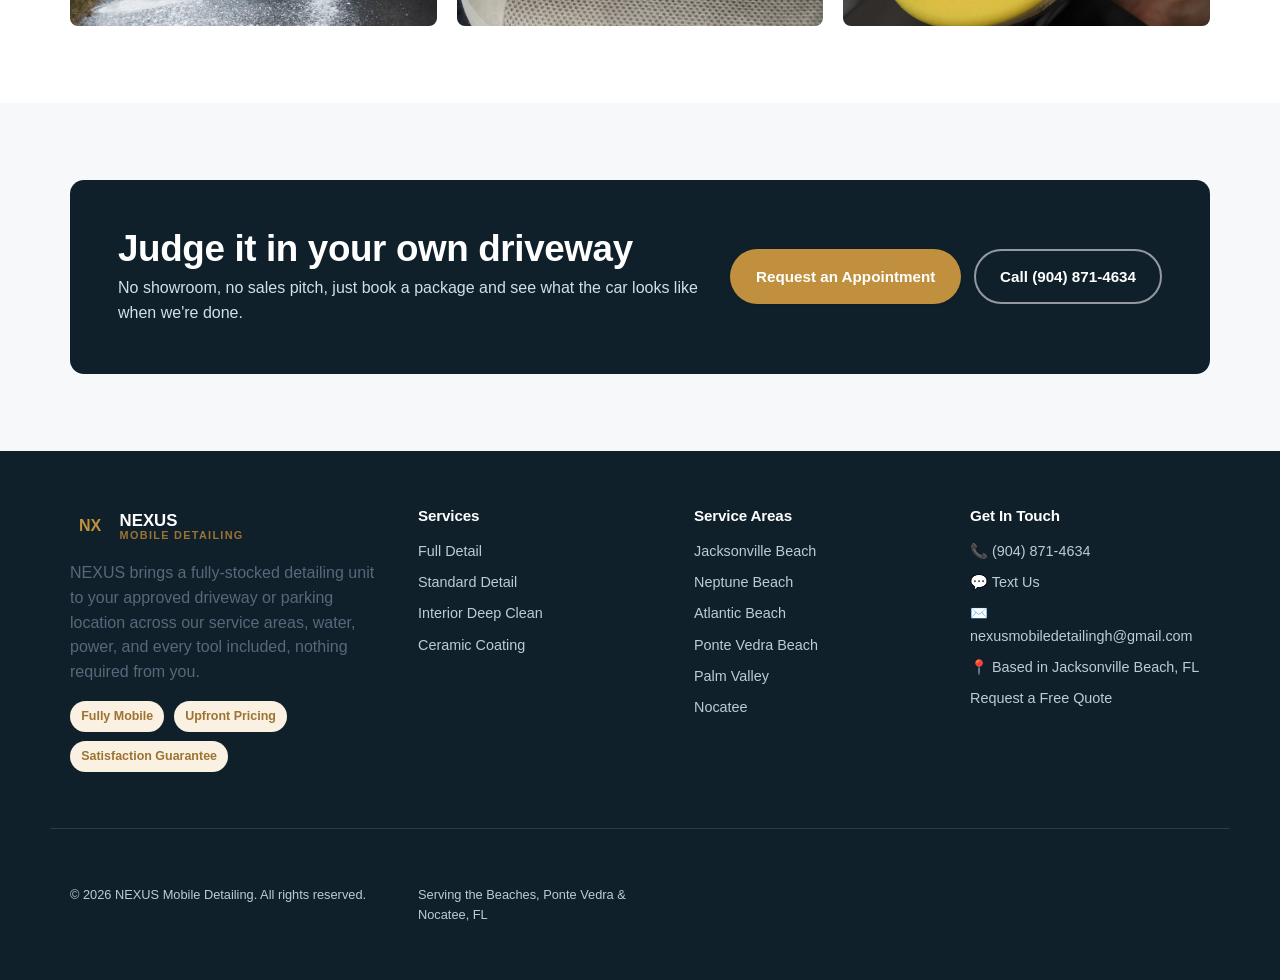
<file: about.html>
<!DOCTYPE html>
<html lang="en">
<head>
<meta charset="UTF-8">
<meta name="viewport" content="width=device-width, initial-scale=1.0">
<!-- Google tag (gtag.js) -->
<script async src="https://www.googletagmanager.com/gtag/js?id=G-3PVWG1TXE1"></script>
<script>
  window.dataLayer = window.dataLayer || [];
  function gtag(){dataLayer.push(arguments);}
  gtag('js', new Date());
  gtag('config', 'G-3PVWG1TXE1');
</script>
<title>About NEXUS Mobile Detailing | Ponte Vedra Beach, FL</title>
<meta name="description" content="Who NEXUS Mobile Detailing is, how a fully mobile detail actually works, and why Ponte Vedra Beach and St. Johns County customers hand us their cars.">
<meta property="og:type" content="website">
<meta property="og:title" content="About NEXUS Mobile Detailing | Ponte Vedra Beach, FL">
<meta property="og:description" content="Who NEXUS Mobile Detailing is, how a fully mobile detail actually works, and why Ponte Vedra Beach and St. Johns County customers hand us their cars.">
<meta property="og:url" content="https://www.nexusmobiledetailingh.com/about">
<meta property="og:image" content="https://www.nexusmobiledetailingh.com/images/og-image.jpg">
<meta property="og:site_name" content="NEXUS Mobile Detailing">
<meta name="twitter:card" content="summary_large_image">
<meta name="twitter:title" content="About NEXUS Mobile Detailing | Ponte Vedra Beach, FL">
<meta name="twitter:description" content="Who NEXUS Mobile Detailing is, how a fully mobile detail actually works, and why Ponte Vedra Beach and St. Johns County customers hand us their cars.">
<meta name="twitter:image" content="https://www.nexusmobiledetailingh.com/images/og-image.jpg">
<link rel="icon" href="favicon.ico" sizes="48x48">
<link rel="icon" href="favicon.svg" type="image/svg+xml">
<link rel="canonical" href="https://www.nexusmobiledetailingh.com/about">
<link rel="stylesheet" href="css/style.css?v=20261110">
<script type="application/ld+json">
{
  "@context": "https://schema.org",
  "@type": "BreadcrumbList",
  "itemListElement": [
    {
      "@type": "ListItem",
      "position": 1,
      "name": "Home",
      "item": "https://www.nexusmobiledetailingh.com/"
    },
    {
      "@type": "ListItem",
      "position": 2,
      "name": "About"
    }
  ]
}
</script>
</head>
<body>
<a class="skip-link" href="#main">Skip to content</a>

<div class="utility-bar">
  <div class="container">
    <span>Mobile detailing from Jacksonville Beach: the Beaches, Ponte Vedra &amp; Nocatee</span>
    <a href="tel:+19048714634">📞 (904) 871-4634</a>
  </div>
</div>

<header class="site-header">
  <div class="container nav-row">
    <a href="./" class="logo">
      <img class="logo-img" src="images/Nexus_Mobile_detailng-Photoroom.png" alt="NEXUS Mobile Detailing">
    </a>
    <nav class="main-nav" data-nav aria-label="Primary">
  <button class="nav-close" type="button" data-nav-close aria-label="Close menu">
    <svg viewBox="0 0 24 24" fill="none" stroke="currentColor" stroke-width="2"><path d="M6 6l12 12M18 6L6 18"/></svg>
  </button>
  <ul class="nav-list">
    <li><a href="./">Home</a></li>
    <li class="nav-group">
      <span class="nav-group-label">Services <svg class="chevron" viewBox="0 0 24 24" fill="none" stroke="currentColor" stroke-width="2"><path d="M6 9l6 6 6-6"/></svg></span>
      <ul class="nav-sub">
        <li><a href="services/full-detail">Full Detail</a></li>
        <li><a href="services/standard-detail">Standard Detail</a></li>
        <li><a href="services/interior-deep-clean">Interior Deep Clean</a></li>
        <li><a href="services/ceramic-coating">Ceramic Coating</a></li>
      </ul>
    </li>
    <li class="nav-group">
      <button class="nav-group-label" type="button" aria-expanded="false" aria-controls="coverage-nav">Service Areas <svg class="chevron" viewBox="0 0 24 24" fill="none" stroke="currentColor" stroke-width="2" aria-hidden="true"><path d="M6 9l6 6 6-6"/></svg></button>
      <ul class="nav-sub" id="coverage-nav">
        <li><a href="service-areas">All Service Areas</a></li>
        <li><a href="service-areas#jacksonville-beach">Jacksonville Beach</a></li>
        <li><a href="service-areas#neptune-beach">Neptune Beach</a></li>
        <li><a href="service-areas#atlantic-beach">Atlantic Beach</a></li>
        <li><a href="service-areas#ponte-vedra-beach">Ponte Vedra Beach</a></li>
        <li><a href="service-areas#palm-valley">Palm Valley</a></li>
        <li><a href="service-areas#nocatee">Nocatee</a></li>
      </ul>
    </li>
    <li><a href="about">About</a></li>
    <li><a href="reviews">Reviews</a></li>
    <li><a href="contact">Contact</a></li>
  </ul>
  <div class="nav-cta">
    <a class="btn btn-outline btn-block" href="sms:+19048714634">Text Us</a>
    <a class="btn btn-primary btn-block" href="contact">Request an Appointment</a>
  </div>
</nav>
    <div class="nav-actions">
      <a class="btn btn-outline btn-sm" href="tel:+19048714634">Call Now</a>
      <button class="nav-toggle" type="button" data-nav-toggle aria-label="Open menu">
        <svg viewBox="0 0 24 24" fill="none" stroke="currentColor" stroke-width="2"><path d="M3 6h18M3 12h18M3 18h18"/></svg>
      </button>
    </div>
  </div>
</header>
<div class="nav-overlay" data-nav-overlay></div>

<main id="main">

  <section class="page-hero">
    <div class="container">
      <div class="breadcrumbs"><a href="./">Home</a> / About</div>
      <h1>Mobile detailing, done right, wherever your car is parked</h1>
      <p class="lede muted" style="color:#cfe0e6">NEXUS Mobile Detailing was built around one idea: you shouldn't have to rearrange your day to get your car cleaned, and Florida shouldn't have an off-season for it.</p>
    </div>
  </section>

  <section>
    <div class="container">
      <div class="section-head center">
        <span class="eyebrow">Our Story</span>
        <h2>Why we didn't open a shop</h2>
        <!-- EDIT ME: replace with your real founding story, credentials, certifications,
             and any specifics that build trust (what equipment you run, what "premium"
             means to you). Keep only claims you can stand behind. -->
        <p>NEXUS started with a simple observation about Ponte Vedra Beach: this is a place where people's time is worth a lot, and their cars are worth even more, so a detailer that makes you drop off a $90,000 SUV at a shop and hope for the best was never going to fit. We built the opposite: a self-contained unit that comes to wherever the car already is, works around your schedule instead of the other way around, and treats a car parked a mile from saltwater differently than one that isn't.</p>
        <p>The name is the idea. NEXUS is the point where two things meet. Here, that's your schedule meeting our unit's, and a car's paint meeting conditions most inland detailers never have to think about.</p>
        <div class="badge-list" style="margin-top:1.5rem;justify-content:center">
          <span>Fully Mobile Unit</span>
          <span>Upfront Pricing</span>
          <span>Based in Jacksonville Beach</span>
        </div>
      </div>
    </div>
  </section>

  <section class="section-alt">
    <div class="container">
      <div class="section-head center">
        <span class="eyebrow">Our Equipment</span>
        <h2>Everything a shop has, minus the building</h2>
        <p>Everything runs off the unit itself, so your hose bib and your breaker panel never get touched.</p>
      </div>
      <div class="packages-grid" style="grid-template-columns:repeat(auto-fit,minmax(220px,1fr))">
        <div class="img-slot" style="--ar:4/3">
          <img src="images/equipment-1.jpg" alt="Mobile detailing equipment and water tank setup" loading="lazy">
          <span class="img-slot-label">Replace: images/equipment-1.jpg (800×600px)</span>
        </div>
        <div class="img-slot" style="--ar:4/3">
          <img src="images/equipment-2.jpg" alt="Steam cleaning equipment used for interior detailing" loading="lazy">
          <span class="img-slot-label">Replace: images/equipment-2.jpg (800×600px)</span>
        </div>
        <div class="img-slot" style="--ar:4/3">
          <img src="images/equipment-3.jpg" alt="Ceramic coating and polishing equipment" loading="lazy">
          <span class="img-slot-label">Replace: images/equipment-3.jpg (800×600px)</span>
        </div>
      </div>
    </div>
  </section>

  <section>
    <div class="container">
      <div class="cta-band">
        <div>
          <h2>Judge it in your own driveway</h2>
          <p>No showroom, no sales pitch, just book a package and see what the car looks like when we're done.</p>
        </div>
        <div class="hero-ctas">
          <a class="btn btn-primary" href="contact">Request an Appointment</a>
          <a class="btn btn-ghost" href="tel:+19048714634">Call (904) 871-4634</a>
        </div>
      </div>
    </div>
  </section>

</main>

<footer class="site-footer">
  <div class="container">
    <div>
      <div class="footer-logo">
        <span class="logo-mark">NX</span>
        <span class="logo-text"><strong style="color:#fff">NEXUS</strong><span>Mobile Detailing</span></span>
      </div>
      <p class="muted">NEXUS brings a fully-stocked detailing unit to your approved driveway or parking location across our service areas, water, power, and every tool included, nothing required from you.</p>
      <div class="badge-list">
        <span>Fully Mobile</span><span>Upfront Pricing</span><span>Satisfaction Guarantee</span>
      </div>
    </div>
    <div>
      <h4>Services</h4>
      <div class="footer-links">
        <a href="services/full-detail">Full Detail</a>
        <a href="services/standard-detail">Standard Detail</a>
        <a href="services/interior-deep-clean">Interior Deep Clean</a>
        <a href="services/ceramic-coating">Ceramic Coating</a>
      </div>
    </div>
    <div>
      <h4>Service Areas</h4>
      <div class="footer-links">
        <a href="service-areas#jacksonville-beach">Jacksonville Beach</a>
        <a href="service-areas#neptune-beach">Neptune Beach</a>
        <a href="service-areas#atlantic-beach">Atlantic Beach</a>
        <a href="service-areas#ponte-vedra-beach">Ponte Vedra Beach</a>
        <a href="service-areas#palm-valley">Palm Valley</a>
        <a href="service-areas#nocatee">Nocatee</a>
      </div>
    </div>
    <div>
      <h4>Get In Touch</h4>
      <div class="footer-links">
        <a href="tel:+19048714634">📞 (904) 871-4634</a>
        <a href="sms:+19048714634">💬 Text Us</a>
        <a href="mailto:nexusmobiledetailingh@gmail.com">✉️ nexusmobiledetailingh@gmail.com</a>
        <a href="https://www.google.com/maps/search/?api=1&query=4300+S+Beach+Pkwy+Jacksonville+Beach+FL+32250" target="_blank" rel="noopener">📍 Based in Jacksonville Beach, FL</a>
        <a href="contact">Request a Free Quote</a>
      </div>
    </div>
  </div>
  <div class="container footer-bottom">
    <span>© <span data-year></span> NEXUS Mobile Detailing. All rights reserved.</span>
    <span>Serving the Beaches, Ponte Vedra &amp; Nocatee, FL</span>
  </div>
</footer>

<div class="mobile-action-bar">
  <a href="tel:+19048714634"><svg viewBox="0 0 24 24" fill="none" stroke="currentColor" stroke-width="2"><path d="M22 16.92v3a2 2 0 0 1-2.18 2 19.79 19.79 0 0 1-8.63-3.07 19.5 19.5 0 0 1-6-6 19.79 19.79 0 0 1-3.07-8.67A2 2 0 0 1 4.11 2h3a2 2 0 0 1 2 1.72c.12.9.34 1.79.65 2.65a2 2 0 0 1-.45 2.11L8.09 9.91a16 16 0 0 0 6 6l1.43-1.27a2 2 0 0 1 2.11-.45c.86.31 1.75.53 2.65.65A2 2 0 0 1 22 16.92z"/></svg>Call</a>
  <a href="sms:+19048714634"><svg viewBox="0 0 24 24" fill="none" stroke="currentColor" stroke-width="2"><path d="M21 15a2 2 0 0 1-2 2H7l-4 4V5a2 2 0 0 1 2-2h14a2 2 0 0 1 2 2Z"/></svg>Text</a>
  <a href="contact"><svg viewBox="0 0 24 24" fill="none" stroke="currentColor" stroke-width="2"><path d="M9 11l3 3L22 4M21 12v7a2 2 0 0 1-2 2H5a2 2 0 0 1-2-2V5a2 2 0 0 1 2-2h11"/></svg>Request an Appointment</a>
</div>

<script src="js/main.js?v=20261110"></script>
</body>
</html>
</file>
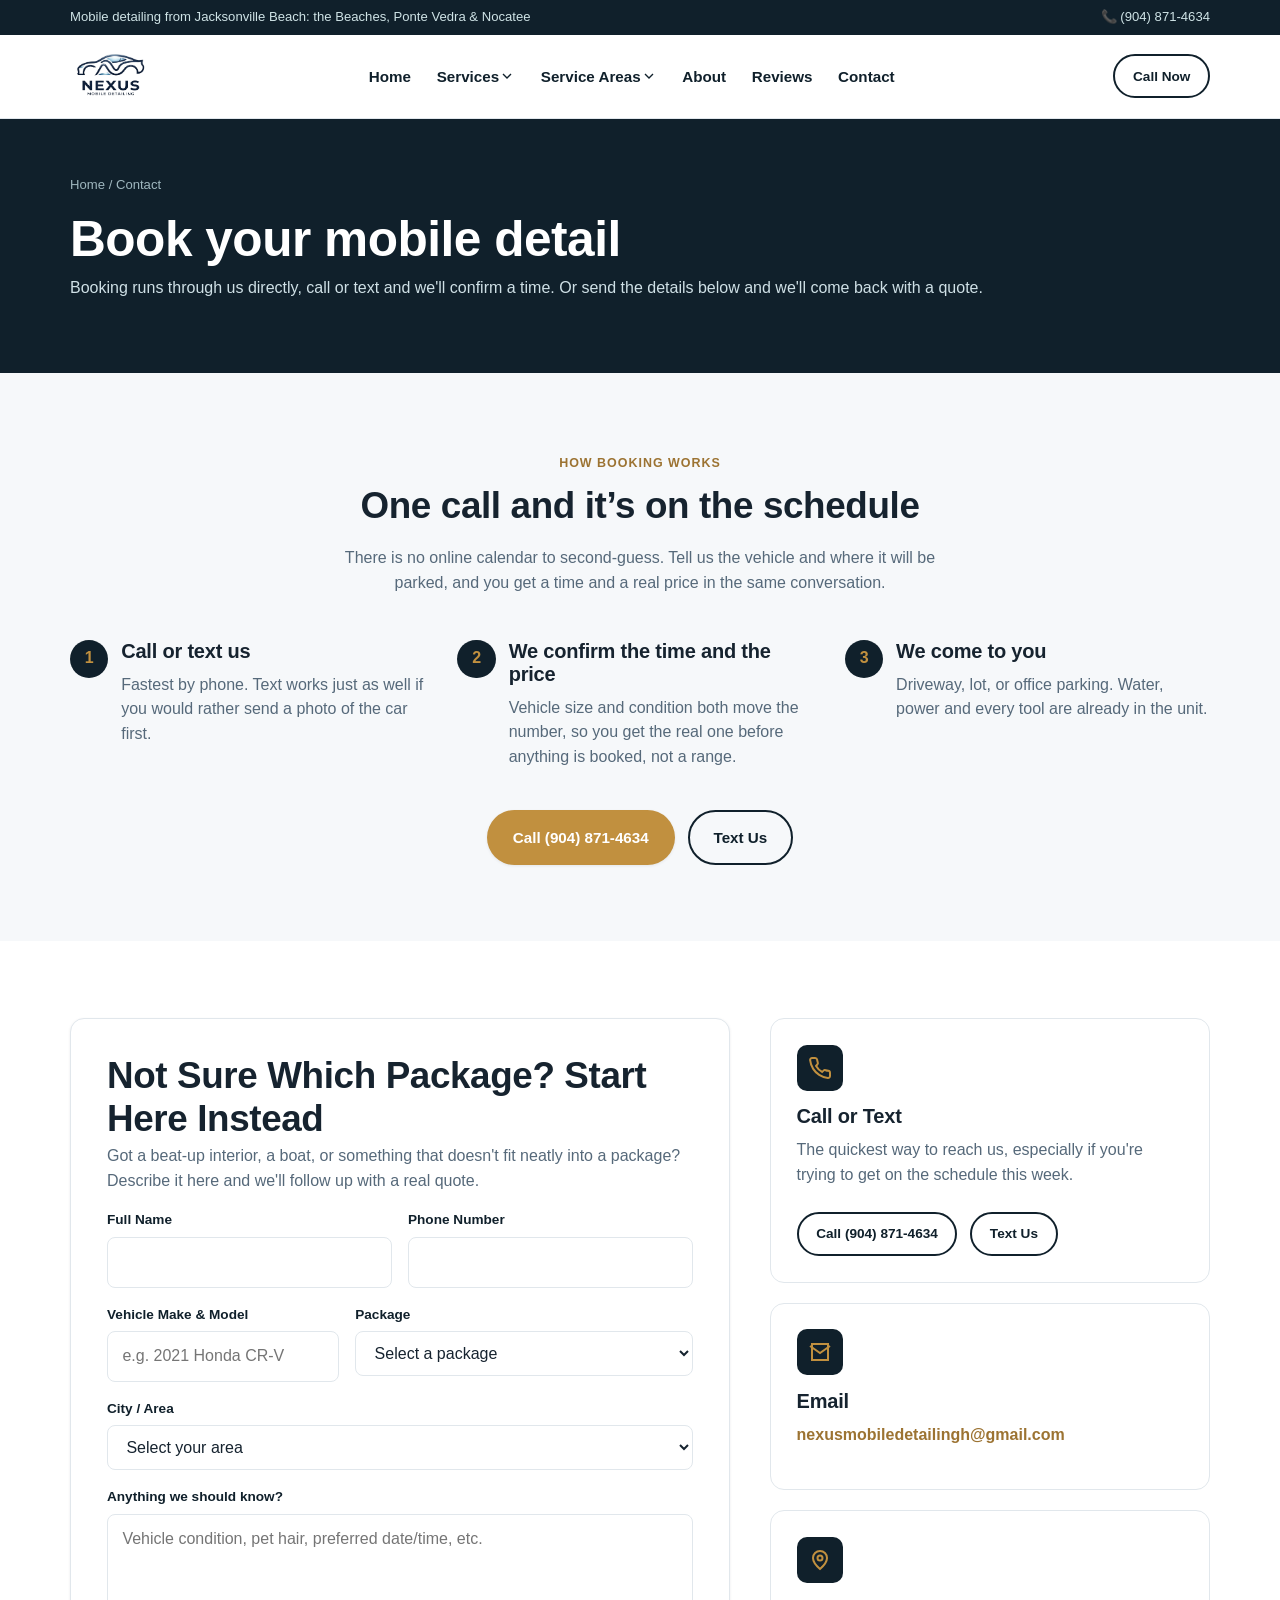
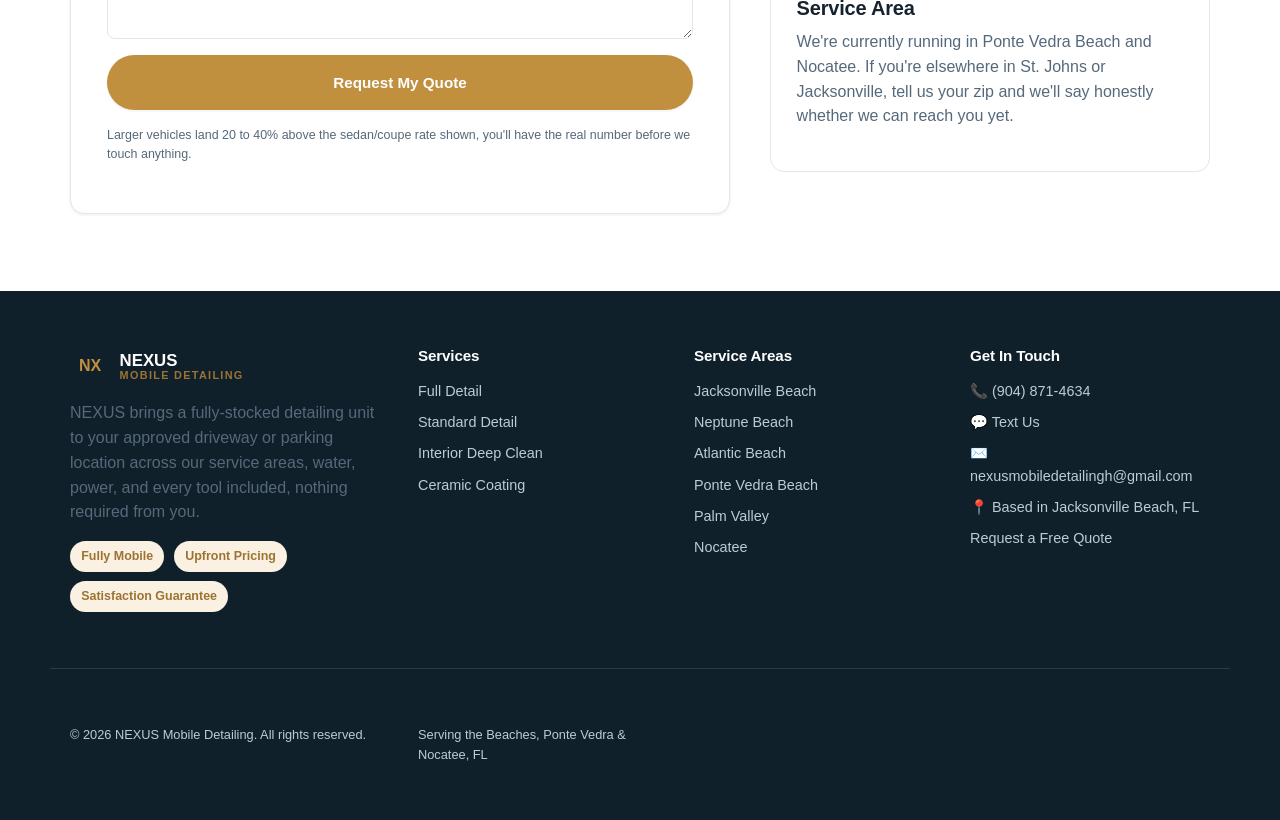
<file: contact.html>
<!DOCTYPE html>
<html lang="en">
<head>
<meta charset="UTF-8">
<meta name="viewport" content="width=device-width, initial-scale=1.0">
<!-- Google tag (gtag.js) -->
<script async src="https://www.googletagmanager.com/gtag/js?id=G-3PVWG1TXE1"></script>
<script>
  window.dataLayer = window.dataLayer || [];
  function gtag(){dataLayer.push(arguments);}
  gtag('js', new Date());
  gtag('config', 'G-3PVWG1TXE1');
</script>
<title>Book a Mobile Detail in Ponte Vedra Beach, FL | NEXUS</title>
<meta name="description" content="Book mobile car detailing in Ponte Vedra Beach and St. Johns County, FL. Call or text and we confirm the time and the real price in one conversation.">
<meta property="og:type" content="website">
<meta property="og:title" content="Book a Mobile Detail in Ponte Vedra Beach, FL | NEXUS">
<meta property="og:description" content="Book mobile car detailing in Ponte Vedra Beach and St. Johns County, FL. Call or text and we confirm the time and the real price in one conversation.">
<meta property="og:url" content="https://www.nexusmobiledetailingh.com/contact">
<meta property="og:image" content="https://www.nexusmobiledetailingh.com/images/og-image.jpg">
<meta property="og:site_name" content="NEXUS Mobile Detailing">
<meta name="twitter:card" content="summary_large_image">
<meta name="twitter:title" content="Book a Mobile Detail in Ponte Vedra Beach, FL | NEXUS">
<meta name="twitter:description" content="Book mobile car detailing in Ponte Vedra Beach and St. Johns County, FL. Call or text and we confirm the time and the real price in one conversation.">
<meta name="twitter:image" content="https://www.nexusmobiledetailingh.com/images/og-image.jpg">
<link rel="icon" href="favicon.ico" sizes="48x48">
<link rel="icon" href="favicon.svg" type="image/svg+xml">
<link rel="canonical" href="https://www.nexusmobiledetailingh.com/contact">
<link rel="stylesheet" href="css/style.css?v=20261110">
<script type="application/ld+json">
{
  "@context": "https://schema.org",
  "@type": "BreadcrumbList",
  "itemListElement": [
    {
      "@type": "ListItem",
      "position": 1,
      "name": "Home",
      "item": "https://www.nexusmobiledetailingh.com/"
    },
    {
      "@type": "ListItem",
      "position": 2,
      "name": "Contact"
    }
  ]
}
</script>
</head>
<body>
<a class="skip-link" href="#main">Skip to content</a>

<div class="utility-bar">
  <div class="container">
    <span>Mobile detailing from Jacksonville Beach: the Beaches, Ponte Vedra &amp; Nocatee</span>
    <a href="tel:+19048714634">📞 (904) 871-4634</a>
  </div>
</div>

<header class="site-header">
  <div class="container nav-row">
    <a href="./" class="logo">
      <img class="logo-img" src="images/Nexus_Mobile_detailng-Photoroom.png" alt="NEXUS Mobile Detailing">
    </a>
    <nav class="main-nav" data-nav aria-label="Primary">
  <button class="nav-close" type="button" data-nav-close aria-label="Close menu">
    <svg viewBox="0 0 24 24" fill="none" stroke="currentColor" stroke-width="2"><path d="M6 6l12 12M18 6L6 18"/></svg>
  </button>
  <ul class="nav-list">
    <li><a href="./">Home</a></li>
    <li class="nav-group">
      <span class="nav-group-label">Services <svg class="chevron" viewBox="0 0 24 24" fill="none" stroke="currentColor" stroke-width="2"><path d="M6 9l6 6 6-6"/></svg></span>
      <ul class="nav-sub">
        <li><a href="services/full-detail">Full Detail</a></li>
        <li><a href="services/standard-detail">Standard Detail</a></li>
        <li><a href="services/interior-deep-clean">Interior Deep Clean</a></li>
        <li><a href="services/ceramic-coating">Ceramic Coating</a></li>
      </ul>
    </li>
    <li class="nav-group">
      <button class="nav-group-label" type="button" aria-expanded="false" aria-controls="coverage-nav">Service Areas <svg class="chevron" viewBox="0 0 24 24" fill="none" stroke="currentColor" stroke-width="2" aria-hidden="true"><path d="M6 9l6 6 6-6"/></svg></button>
      <ul class="nav-sub" id="coverage-nav">
        <li><a href="service-areas">All Service Areas</a></li>
        <li><a href="service-areas#jacksonville-beach">Jacksonville Beach</a></li>
        <li><a href="service-areas#neptune-beach">Neptune Beach</a></li>
        <li><a href="service-areas#atlantic-beach">Atlantic Beach</a></li>
        <li><a href="service-areas#ponte-vedra-beach">Ponte Vedra Beach</a></li>
        <li><a href="service-areas#palm-valley">Palm Valley</a></li>
        <li><a href="service-areas#nocatee">Nocatee</a></li>
      </ul>
    </li>
    <li><a href="about">About</a></li>
    <li><a href="reviews">Reviews</a></li>
    <li><a href="contact">Contact</a></li>
  </ul>
  <div class="nav-cta">
    <a class="btn btn-outline btn-block" href="sms:+19048714634">Text Us</a>
    <a class="btn btn-primary btn-block" href="contact">Request an Appointment</a>
  </div>
</nav>
    <div class="nav-actions">
      <a class="btn btn-outline btn-sm" href="tel:+19048714634">Call Now</a>
      <button class="nav-toggle" type="button" data-nav-toggle aria-label="Open menu">
        <svg viewBox="0 0 24 24" fill="none" stroke="currentColor" stroke-width="2"><path d="M3 6h18M3 12h18M3 18h18"/></svg>
      </button>
    </div>
  </div>
</header>
<div class="nav-overlay" data-nav-overlay></div>

<main id="main">

  <section class="page-hero">
    <div class="container">
      <div class="breadcrumbs"><a href="./">Home</a> / Contact</div>
      <h1>Book your mobile detail</h1>
      <p class="lede muted" style="color:#cfe0e6">Booking runs through us directly, call or text and we'll confirm a time. Or send the details below and we'll come back with a quote.</p>
    </div>
  </section>

  <section>
    <div class="container">
      <div class="section-head center">
        <span class="eyebrow">How Booking Works</span>
        <h2>One call and it’s on the schedule</h2>
        <p>There is no online calendar to second-guess. Tell us the vehicle and where it will be parked, and you get a time and a real price in the same conversation.</p>
      </div>
      <div class="steps">
        <div class="step">
          <h3>Call or text us</h3>
          <p>Fastest by phone. Text works just as well if you would rather send a photo of the car first.</p>
        </div>
        <div class="step">
          <h3>We confirm the time and the price</h3>
          <p>Vehicle size and condition both move the number, so you get the real one before anything is booked, not a range.</p>
        </div>
        <div class="step">
          <h3>We come to you</h3>
          <p>Driveway, lot, or office parking. Water, power and every tool are already in the unit.</p>
        </div>
      </div>
      <div class="hero-ctas" style="justify-content:center">
        <a class="btn btn-primary" href="tel:+19048714634">Call (904) 871-4634</a>
        <a class="btn btn-outline" href="sms:+19048714634">Text Us</a>
      </div>
    </div>
  </section>

  <section class="section-alt">
    <div class="container two-col-layout">
      <div class="form-card" id="quote-form">
        <h2 style="margin-bottom:.25rem">Not Sure Which Package? Start Here Instead</h2>
        <p class="muted">Got a beat-up interior, a boat, or something that doesn't fit neatly into a package? Describe it here and we'll follow up with a real quote.</p>

        <!--
          Submits via Web3Forms (api.web3forms.com), no server of our own
          needed. js/main.js sends this with fetch() and shows an inline
          success/error message instead of leaving the page.
        -->
        <form data-booking-form data-endpoint-ready="true" method="POST" action="https://api.web3forms.com/submit">
          <input type="hidden" name="access_key" value="82bc3ff9-1b5e-4e58-9505-890561fafa73">
          <input type="hidden" name="subject" value="New booking request, Contact Page (NEXUS Mobile Detailing)">
          <input type="hidden" name="from_name" value="NEXUS Mobile Detailing Website">
          <input type="checkbox" name="botcheck" class="hidden" style="display:none">
          <div class="form-grid">
            <div class="form-grid two-col">
              <div class="field">
                <label for="name">Full Name</label>
                <input id="name" name="name" type="text" required autocomplete="name">
              </div>
              <div class="field">
                <label for="phone">Phone Number</label>
                <input id="phone" name="phone" type="tel" required autocomplete="tel">
              </div>
            </div>
            <div class="form-grid two-col">
              <div class="field">
                <label for="vehicle">Vehicle Make &amp; Model</label>
                <input id="vehicle" name="vehicle" type="text" placeholder="e.g. 2021 Honda CR-V" required>
              </div>
              <div class="field">
                <label for="package">Package</label>
                <select id="package" name="package" required>
                  <option value="">Select a package</option>
                  <option value="Standard Detail (from $120)">Standard Detail, from $120</option>
                  <option value="Interior Only Deep Clean (from $160)">Interior Only Deep Clean, from $160</option>
                  <option value="Full Detail (from $280)">Full Detail, from $280</option>
                  <option value="Ceramic Coating - Two Year (from $750)">Ceramic Coating, Two Year, from $750</option>
                  <option value="Ceramic Coating - Three Year (from $950)">Ceramic Coating, Three Year, from $950</option>
                  <option value="Not sure yet">Not sure yet</option>
                </select>
              </div>
            </div>
            <div class="field">
              <label for="location">City / Area</label>
              <select id="location" name="location">
                <option value="">Select your area</option>
                <option>Ponte Vedra Beach</option>
                <option>Nocatee</option>
                <option>St. Johns</option>
                <option>Jacksonville Beach</option>
                <option>Jacksonville</option>
                <option>Other / not listed</option>
              </select>
            </div>
            <div class="field">
              <label for="notes">Anything we should know?</label>
              <textarea id="notes" name="notes" rows="4" placeholder="Vehicle condition, pet hair, preferred date/time, etc."></textarea>
            </div>
            <button class="btn btn-primary btn-block" type="submit">Request My Quote</button>
            <p class="form-status" data-form-status></p>
            <p class="field-note">Larger vehicles land 20 to 40% above the sedan/coupe rate shown, you'll have the real number before we touch anything.</p>
          </div>
        </form>
      </div>

      <div>
        <div class="feature-card" style="margin-bottom:1.25rem">
          <div class="feature-icon"><svg viewBox="0 0 24 24" fill="none" stroke="currentColor" stroke-width="2"><path d="M22 16.92v3a2 2 0 0 1-2.18 2 19.79 19.79 0 0 1-8.63-3.07 19.5 19.5 0 0 1-6-6 19.79 19.79 0 0 1-3.07-8.67A2 2 0 0 1 4.11 2h3a2 2 0 0 1 2 1.72c.12.9.34 1.79.65 2.65a2 2 0 0 1-.45 2.11L8.09 9.91a16 16 0 0 0 6 6l1.43-1.27a2 2 0 0 1 2.11-.45c.86.31 1.75.53 2.65.65A2 2 0 0 1 22 16.92z"/></svg></div>
          <h3>Call or Text</h3>
          <p>The quickest way to reach us, especially if you're trying to get on the schedule this week.</p>
          <div class="hero-ctas">
            <a class="btn btn-outline btn-sm" href="tel:+19048714634">Call (904) 871-4634</a>
            <a class="btn btn-outline btn-sm" href="sms:+19048714634">Text Us</a>
          </div>
        </div>
        <div class="feature-card" style="margin-bottom:1.25rem">
          <div class="feature-icon"><svg viewBox="0 0 24 24" fill="none" stroke="currentColor" stroke-width="2"><path d="M4 4h16v16H4z"/><path d="M22 6l-10 7L2 6"/></svg></div>
          <h3>Email</h3>
          <p><a href="mailto:nexusmobiledetailingh@gmail.com" style="color:var(--accent-dark);font-weight:700">nexusmobiledetailingh@gmail.com</a></p>
        </div>
        <div class="feature-card">
          <div class="feature-icon"><svg viewBox="0 0 24 24" fill="none" stroke="currentColor" stroke-width="2"><path d="M12 21s-7-6.1-7-11a7 7 0 0 1 14 0c0 4.9-7 11-7 11Z"/><circle cx="12" cy="10" r="2.5"/></svg></div>
          <h3>Service Area</h3>
          <p>We're currently running in Ponte Vedra Beach and Nocatee. If you're elsewhere in St. Johns or Jacksonville, tell us your zip and we'll say honestly whether we can reach you yet.</p>
        </div>
      </div>
    </div>
  </section>

</main>

<footer class="site-footer">
  <div class="container">
    <div>
      <div class="footer-logo">
        <span class="logo-mark">NX</span>
        <span class="logo-text"><strong style="color:#fff">NEXUS</strong><span>Mobile Detailing</span></span>
      </div>
      <p class="muted">NEXUS brings a fully-stocked detailing unit to your approved driveway or parking location across our service areas, water, power, and every tool included, nothing required from you.</p>
      <div class="badge-list">
        <span>Fully Mobile</span><span>Upfront Pricing</span><span>Satisfaction Guarantee</span>
      </div>
    </div>
    <div>
      <h4>Services</h4>
      <div class="footer-links">
        <a href="services/full-detail">Full Detail</a>
        <a href="services/standard-detail">Standard Detail</a>
        <a href="services/interior-deep-clean">Interior Deep Clean</a>
        <a href="services/ceramic-coating">Ceramic Coating</a>
      </div>
    </div>
    <div>
      <h4>Service Areas</h4>
      <div class="footer-links">
        <a href="service-areas#jacksonville-beach">Jacksonville Beach</a>
        <a href="service-areas#neptune-beach">Neptune Beach</a>
        <a href="service-areas#atlantic-beach">Atlantic Beach</a>
        <a href="service-areas#ponte-vedra-beach">Ponte Vedra Beach</a>
        <a href="service-areas#palm-valley">Palm Valley</a>
        <a href="service-areas#nocatee">Nocatee</a>
      </div>
    </div>
    <div>
      <h4>Get In Touch</h4>
      <div class="footer-links">
        <a href="tel:+19048714634">📞 (904) 871-4634</a>
        <a href="sms:+19048714634">💬 Text Us</a>
        <a href="mailto:nexusmobiledetailingh@gmail.com">✉️ nexusmobiledetailingh@gmail.com</a>
        <a href="https://www.google.com/maps/search/?api=1&query=4300+S+Beach+Pkwy+Jacksonville+Beach+FL+32250" target="_blank" rel="noopener">📍 Based in Jacksonville Beach, FL</a>
        <a href="contact">Request a Free Quote</a>
      </div>
    </div>
  </div>
  <div class="container footer-bottom">
    <span>© <span data-year></span> NEXUS Mobile Detailing. All rights reserved.</span>
    <span>Serving the Beaches, Ponte Vedra &amp; Nocatee, FL</span>
  </div>
</footer>

<div class="mobile-action-bar">
  <a href="tel:+19048714634"><svg viewBox="0 0 24 24" fill="none" stroke="currentColor" stroke-width="2"><path d="M22 16.92v3a2 2 0 0 1-2.18 2 19.79 19.79 0 0 1-8.63-3.07 19.5 19.5 0 0 1-6-6 19.79 19.79 0 0 1-3.07-8.67A2 2 0 0 1 4.11 2h3a2 2 0 0 1 2 1.72c.12.9.34 1.79.65 2.65a2 2 0 0 1-.45 2.11L8.09 9.91a16 16 0 0 0 6 6l1.43-1.27a2 2 0 0 1 2.11-.45c.86.31 1.75.53 2.65.65A2 2 0 0 1 22 16.92z"/></svg>Call</a>
  <a href="sms:+19048714634"><svg viewBox="0 0 24 24" fill="none" stroke="currentColor" stroke-width="2"><path d="M21 15a2 2 0 0 1-2 2H7l-4 4V5a2 2 0 0 1 2-2h14a2 2 0 0 1 2 2Z"/></svg>Text</a>
  <a href="contact"><svg viewBox="0 0 24 24" fill="none" stroke="currentColor" stroke-width="2"><path d="M9 11l3 3L22 4M21 12v7a2 2 0 0 1-2 2H5a2 2 0 0 1-2-2V5a2 2 0 0 1 2-2h11"/></svg>Request an Appointment</a>
</div>

<script src="js/main.js?v=20261110"></script>
</body>
</html>
</file>
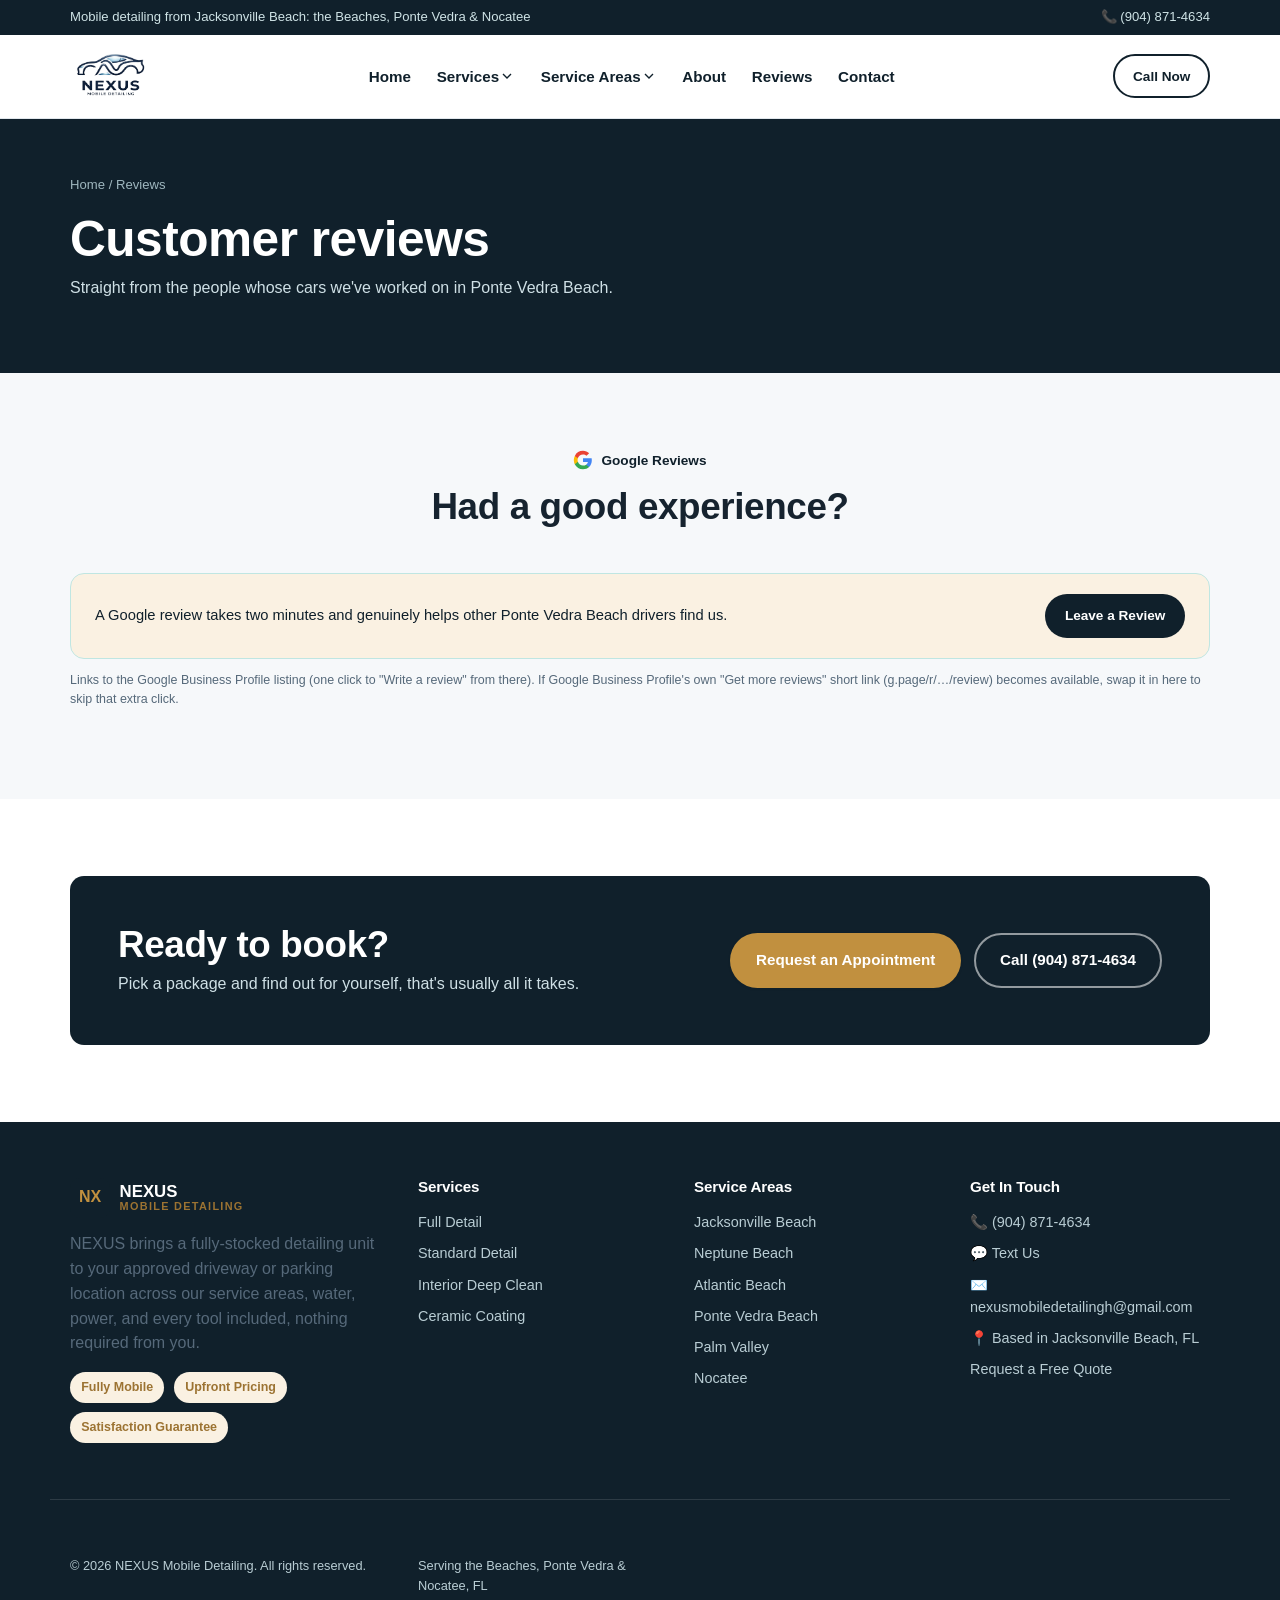
<file: reviews.html>
<!DOCTYPE html>
<html lang="en">
<head>
<meta charset="UTF-8">
<meta name="viewport" content="width=device-width, initial-scale=1.0">
<!-- Google tag (gtag.js) -->
<script async src="https://www.googletagmanager.com/gtag/js?id=G-3PVWG1TXE1"></script>
<script>
  window.dataLayer = window.dataLayer || [];
  function gtag(){dataLayer.push(arguments);}
  gtag('js', new Date());
  gtag('config', 'G-3PVWG1TXE1');
</script>
<title>Mobile Detailing Reviews, Ponte Vedra Beach, FL | NEXUS</title>
<meta name="description" content="Real feedback from NEXUS Mobile Detailing customers in Ponte Vedra Beach, FL. Book a mobile detail and see for yourself.">
<meta property="og:type" content="website">
<meta property="og:title" content="Mobile Detailing Reviews, Ponte Vedra Beach, FL | NEXUS">
<meta property="og:description" content="Real feedback from NEXUS Mobile Detailing customers in Ponte Vedra Beach, FL. Book a mobile detail and see for yourself.">
<meta property="og:url" content="https://www.nexusmobiledetailingh.com/reviews">
<meta property="og:image" content="https://www.nexusmobiledetailingh.com/images/og-image.jpg">
<meta property="og:site_name" content="NEXUS Mobile Detailing">
<meta name="twitter:card" content="summary_large_image">
<meta name="twitter:title" content="Mobile Detailing Reviews, Ponte Vedra Beach, FL | NEXUS">
<meta name="twitter:description" content="Real feedback from NEXUS Mobile Detailing customers in Ponte Vedra Beach, FL. Book a mobile detail and see for yourself.">
<meta name="twitter:image" content="https://www.nexusmobiledetailingh.com/images/og-image.jpg">
<link rel="icon" href="favicon.ico" sizes="48x48">
<link rel="icon" href="favicon.svg" type="image/svg+xml">
<link rel="canonical" href="https://www.nexusmobiledetailingh.com/reviews">
<link rel="stylesheet" href="css/style.css?v=20261110">
<script type="application/ld+json">
{
  "@context": "https://schema.org",
  "@type": "BreadcrumbList",
  "itemListElement": [
    {
      "@type": "ListItem",
      "position": 1,
      "name": "Home",
      "item": "https://www.nexusmobiledetailingh.com/"
    },
    {
      "@type": "ListItem",
      "position": 2,
      "name": "Reviews"
    }
  ]
}
</script>
</head>
<body>
<a class="skip-link" href="#main">Skip to content</a>

<div class="utility-bar">
  <div class="container">
    <span>Mobile detailing from Jacksonville Beach: the Beaches, Ponte Vedra &amp; Nocatee</span>
    <a href="tel:+19048714634">📞 (904) 871-4634</a>
  </div>
</div>

<header class="site-header">
  <div class="container nav-row">
    <a href="./" class="logo">
      <img class="logo-img" src="images/Nexus_Mobile_detailng-Photoroom.png" alt="NEXUS Mobile Detailing">
    </a>
    <nav class="main-nav" data-nav aria-label="Primary">
  <button class="nav-close" type="button" data-nav-close aria-label="Close menu">
    <svg viewBox="0 0 24 24" fill="none" stroke="currentColor" stroke-width="2"><path d="M6 6l12 12M18 6L6 18"/></svg>
  </button>
  <ul class="nav-list">
    <li><a href="./">Home</a></li>
    <li class="nav-group">
      <span class="nav-group-label">Services <svg class="chevron" viewBox="0 0 24 24" fill="none" stroke="currentColor" stroke-width="2"><path d="M6 9l6 6 6-6"/></svg></span>
      <ul class="nav-sub">
        <li><a href="services/full-detail">Full Detail</a></li>
        <li><a href="services/standard-detail">Standard Detail</a></li>
        <li><a href="services/interior-deep-clean">Interior Deep Clean</a></li>
        <li><a href="services/ceramic-coating">Ceramic Coating</a></li>
      </ul>
    </li>
    <li class="nav-group">
      <button class="nav-group-label" type="button" aria-expanded="false" aria-controls="coverage-nav">Service Areas <svg class="chevron" viewBox="0 0 24 24" fill="none" stroke="currentColor" stroke-width="2" aria-hidden="true"><path d="M6 9l6 6 6-6"/></svg></button>
      <ul class="nav-sub" id="coverage-nav">
        <li><a href="service-areas">All Service Areas</a></li>
        <li><a href="service-areas#jacksonville-beach">Jacksonville Beach</a></li>
        <li><a href="service-areas#neptune-beach">Neptune Beach</a></li>
        <li><a href="service-areas#atlantic-beach">Atlantic Beach</a></li>
        <li><a href="service-areas#ponte-vedra-beach">Ponte Vedra Beach</a></li>
        <li><a href="service-areas#palm-valley">Palm Valley</a></li>
        <li><a href="service-areas#nocatee">Nocatee</a></li>
      </ul>
    </li>
    <li><a href="about">About</a></li>
    <li><a href="reviews">Reviews</a></li>
    <li><a href="contact">Contact</a></li>
  </ul>
  <div class="nav-cta">
    <a class="btn btn-outline btn-block" href="sms:+19048714634">Text Us</a>
    <a class="btn btn-primary btn-block" href="contact">Request an Appointment</a>
  </div>
</nav>
    <div class="nav-actions">
      <a class="btn btn-outline btn-sm" href="tel:+19048714634">Call Now</a>
      <button class="nav-toggle" type="button" data-nav-toggle aria-label="Open menu">
        <svg viewBox="0 0 24 24" fill="none" stroke="currentColor" stroke-width="2"><path d="M3 6h18M3 12h18M3 18h18"/></svg>
      </button>
    </div>
  </div>
</header>
<div class="nav-overlay" data-nav-overlay></div>

<main id="main">

  <section class="page-hero">
    <div class="container">
      <div class="breadcrumbs"><a href="./">Home</a> / Reviews</div>
      <h1>Customer reviews</h1>
      <p class="lede muted" style="color:#cfe0e6">Straight from the people whose cars we've worked on in Ponte Vedra Beach.</p>
    </div>
  </section>

  <section>
    <div class="container">
      <!--
        SETUP: This page is built to host your real Google reviews.
        Once you have some, replace the callout below with actual review
        cards. Easiest options, no code changes needed beyond that:
        1) Google's own review widget/plugin embed code.
        2) A reviews widget from a tool you already use (e.g. your GBP management platform).
        3) Manually copy 6-10 of your best current Google reviews into cards and
           update them periodically, keep the wording and star rating exactly as posted.
        Do not invent or alter reviews. Only publish reviews customers actually left.
      -->
      <div class="section-head center">
        <span class="google-badge">
          <svg width="20" height="20" viewBox="0 0 24 24"><path fill="#4285F4" d="M22.56 12.25c0-.78-.07-1.53-.2-2.25H12v4.26h5.92a5.06 5.06 0 0 1-2.2 3.32v2.77h3.57c2.08-1.92 3.28-4.74 3.28-8.1z"/><path fill="#34A853" d="M12 23c2.97 0 5.46-.98 7.28-2.66l-3.57-2.77c-.99.66-2.25 1.06-3.71 1.06-2.86 0-5.29-1.93-6.16-4.53H2.18v2.85A11 11 0 0 0 12 23z"/><path fill="#FBBC05" d="M5.84 14.1a6.6 6.6 0 0 1 0-4.2V7.05H2.18a11 11 0 0 0 0 9.9l3.66-2.85z"/><path fill="#EA4335" d="M12 5.38c1.62 0 3.06.56 4.21 1.64l3.15-3.15C17.45 2.09 14.97 1 12 1a11 11 0 0 0-9.82 6.05l3.66 2.85C6.71 7.31 9.14 5.38 12 5.38z"/></svg>
          Google Reviews
        </span>
        <h2 style="margin-top:.5rem">Had a good experience?</h2>
      </div>

      <div class="local-callout" style="margin-top:1.5rem;display:flex;flex-wrap:wrap;gap:1rem;align-items:center;justify-content:space-between">
        <span>A Google review takes two minutes and genuinely helps other Ponte Vedra Beach drivers find us.</span>
        <a class="btn btn-dark btn-sm" href="https://maps.app.goo.gl/C4LUM9QERYzn8a2w5" target="_blank" rel="noopener">Leave a Review</a>
      </div>
      <p class="field-note" style="margin-top:.75rem">Links to the Google Business Profile listing (one click to "Write a review" from there). If Google Business Profile's own "Get more reviews" short link (g.page/r/…/review) becomes available, swap it in here to skip that extra click.</p>
    </div>
  </section>

  <section class="section-alt">
    <div class="container">
      <div class="cta-band">
        <div>
          <h2>Ready to book?</h2>
          <p>Pick a package and find out for yourself, that's usually all it takes.</p>
        </div>
        <div class="hero-ctas">
          <a class="btn btn-primary" href="contact">Request an Appointment</a>
          <a class="btn btn-ghost" href="tel:+19048714634">Call (904) 871-4634</a>
        </div>
      </div>
    </div>
  </section>

</main>

<footer class="site-footer">
  <div class="container">
    <div>
      <div class="footer-logo">
        <span class="logo-mark">NX</span>
        <span class="logo-text"><strong style="color:#fff">NEXUS</strong><span>Mobile Detailing</span></span>
      </div>
      <p class="muted">NEXUS brings a fully-stocked detailing unit to your approved driveway or parking location across our service areas, water, power, and every tool included, nothing required from you.</p>
      <div class="badge-list">
        <span>Fully Mobile</span><span>Upfront Pricing</span><span>Satisfaction Guarantee</span>
      </div>
    </div>
    <div>
      <h4>Services</h4>
      <div class="footer-links">
        <a href="services/full-detail">Full Detail</a>
        <a href="services/standard-detail">Standard Detail</a>
        <a href="services/interior-deep-clean">Interior Deep Clean</a>
        <a href="services/ceramic-coating">Ceramic Coating</a>
      </div>
    </div>
    <div>
      <h4>Service Areas</h4>
      <div class="footer-links">
        <a href="service-areas#jacksonville-beach">Jacksonville Beach</a>
        <a href="service-areas#neptune-beach">Neptune Beach</a>
        <a href="service-areas#atlantic-beach">Atlantic Beach</a>
        <a href="service-areas#ponte-vedra-beach">Ponte Vedra Beach</a>
        <a href="service-areas#palm-valley">Palm Valley</a>
        <a href="service-areas#nocatee">Nocatee</a>
      </div>
    </div>
    <div>
      <h4>Get In Touch</h4>
      <div class="footer-links">
        <a href="tel:+19048714634">📞 (904) 871-4634</a>
        <a href="sms:+19048714634">💬 Text Us</a>
        <a href="mailto:nexusmobiledetailingh@gmail.com">✉️ nexusmobiledetailingh@gmail.com</a>
        <a href="https://www.google.com/maps/search/?api=1&query=4300+S+Beach+Pkwy+Jacksonville+Beach+FL+32250" target="_blank" rel="noopener">📍 Based in Jacksonville Beach, FL</a>
        <a href="contact">Request a Free Quote</a>
      </div>
    </div>
  </div>
  <div class="container footer-bottom">
    <span>© <span data-year></span> NEXUS Mobile Detailing. All rights reserved.</span>
    <span>Serving the Beaches, Ponte Vedra &amp; Nocatee, FL</span>
  </div>
</footer>

<div class="mobile-action-bar">
  <a href="tel:+19048714634"><svg viewBox="0 0 24 24" fill="none" stroke="currentColor" stroke-width="2"><path d="M22 16.92v3a2 2 0 0 1-2.18 2 19.79 19.79 0 0 1-8.63-3.07 19.5 19.5 0 0 1-6-6 19.79 19.79 0 0 1-3.07-8.67A2 2 0 0 1 4.11 2h3a2 2 0 0 1 2 1.72c.12.9.34 1.79.65 2.65a2 2 0 0 1-.45 2.11L8.09 9.91a16 16 0 0 0 6 6l1.43-1.27a2 2 0 0 1 2.11-.45c.86.31 1.75.53 2.65.65A2 2 0 0 1 22 16.92z"/></svg>Call</a>
  <a href="sms:+19048714634"><svg viewBox="0 0 24 24" fill="none" stroke="currentColor" stroke-width="2"><path d="M21 15a2 2 0 0 1-2 2H7l-4 4V5a2 2 0 0 1 2-2h14a2 2 0 0 1 2 2Z"/></svg>Text</a>
  <a href="contact"><svg viewBox="0 0 24 24" fill="none" stroke="currentColor" stroke-width="2"><path d="M9 11l3 3L22 4M21 12v7a2 2 0 0 1-2 2H5a2 2 0 0 1-2-2V5a2 2 0 0 1 2-2h11"/></svg>Request an Appointment</a>
</div>

<script src="js/main.js?v=20261110"></script>
</body>
</html>
</file>
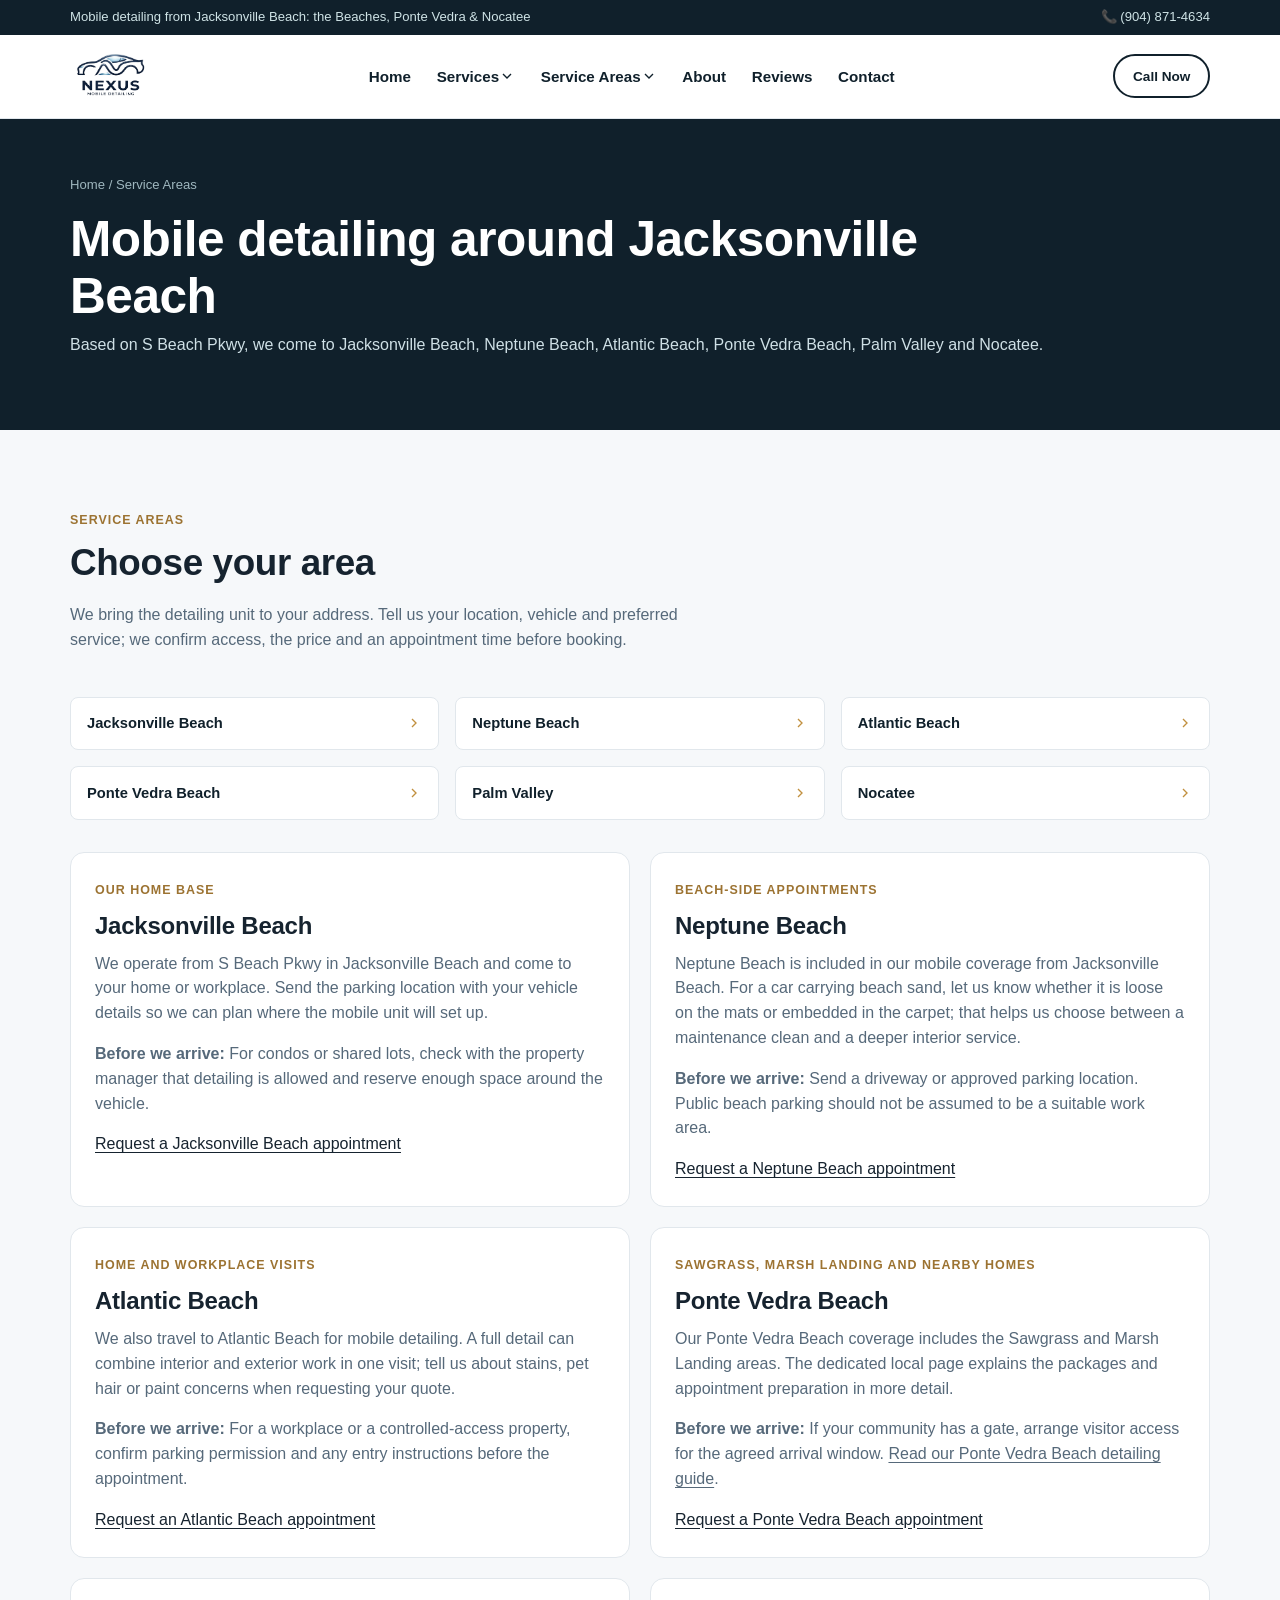
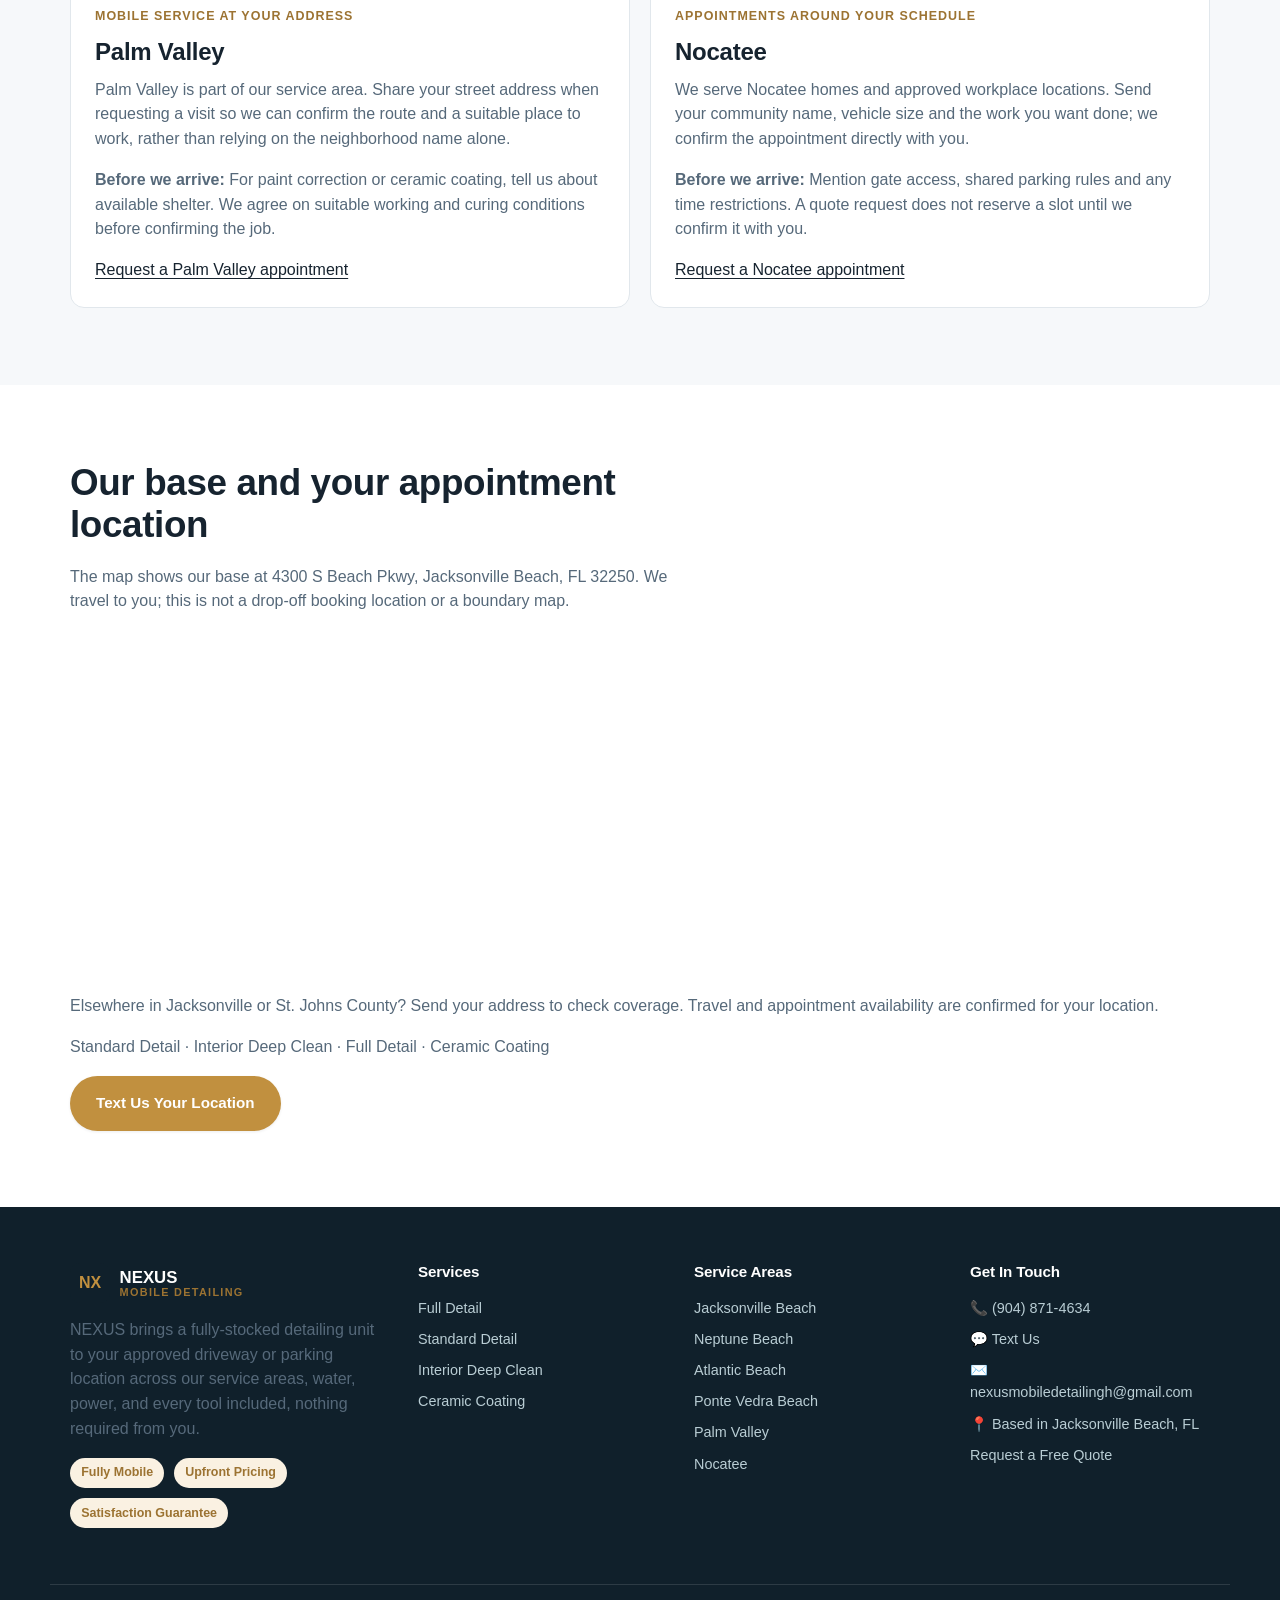
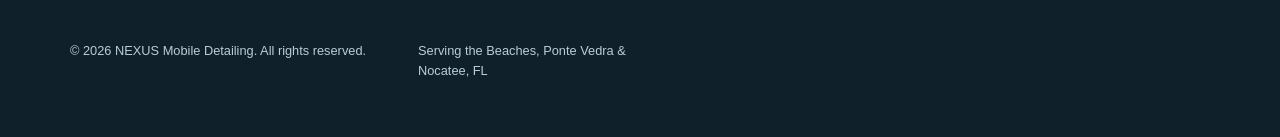
<file: service-areas.html>
<!DOCTYPE html>
<html lang="en">
<head>
<meta charset="UTF-8">
<meta name="viewport" content="width=device-width, initial-scale=1.0">
<!-- Google tag (gtag.js) -->
<script async src="https://www.googletagmanager.com/gtag/js?id=G-3PVWG1TXE1"></script>
<script>
  window.dataLayer = window.dataLayer || [];
  function gtag(){dataLayer.push(arguments);}
  gtag('js', new Date());
  gtag('config', 'G-3PVWG1TXE1');
</script>
<title>Mobile Detailing Service Areas | NEXUS Jacksonville Beach</title>
<meta name="description" content="NEXUS serves Jacksonville Beach, Neptune Beach, Atlantic Beach, Ponte Vedra Beach, Palm Valley and Nocatee. Check detailing coverage and appointment access.">
<meta property="og:type" content="website">
<meta property="og:title" content="Mobile Detailing Service Areas | NEXUS Jacksonville Beach">
<meta property="og:description" content="NEXUS serves Jacksonville Beach, Neptune Beach, Atlantic Beach, Ponte Vedra Beach, Palm Valley and Nocatee. Check detailing coverage and appointment access.">
<meta property="og:url" content="https://www.nexusmobiledetailingh.com/service-areas">
<meta property="og:image" content="https://www.nexusmobiledetailingh.com/images/og-image.jpg">
<meta property="og:site_name" content="NEXUS Mobile Detailing">
<meta name="twitter:card" content="summary_large_image">
<meta name="twitter:title" content="Mobile Detailing Service Areas | NEXUS Jacksonville Beach">
<meta name="twitter:description" content="NEXUS serves Jacksonville Beach, Neptune Beach, Atlantic Beach, Ponte Vedra Beach, Palm Valley and Nocatee. Check detailing coverage and appointment access.">
<meta name="twitter:image" content="https://www.nexusmobiledetailingh.com/images/og-image.jpg">
<link rel="icon" href="favicon.ico" sizes="48x48">
<link rel="icon" href="favicon.svg" type="image/svg+xml">
<link rel="canonical" href="https://www.nexusmobiledetailingh.com/service-areas">
<link rel="stylesheet" href="css/style.css?v=20261110">
<script type="application/ld+json">
{
  "@context": "https://schema.org",
  "@type": "BreadcrumbList",
  "itemListElement": [
    {
      "@type": "ListItem",
      "position": 1,
      "name": "Home",
      "item": "https://www.nexusmobiledetailingh.com/"
    },
    {
      "@type": "ListItem",
      "position": 2,
      "name": "Service Areas"
    }
  ]
}
</script>
</head>
<body>
<a class="skip-link" href="#main">Skip to content</a>

<div class="utility-bar">
  <div class="container">
    <span>Mobile detailing from Jacksonville Beach: the Beaches, Ponte Vedra &amp; Nocatee</span>
    <a href="tel:+19048714634">📞 (904) 871-4634</a>
  </div>
</div>

<header class="site-header">
  <div class="container nav-row">
    <a href="./" class="logo">
      <img class="logo-img" src="images/Nexus_Mobile_detailng-Photoroom.png" alt="NEXUS Mobile Detailing">
    </a>
    <nav class="main-nav" data-nav aria-label="Primary">
  <button class="nav-close" type="button" data-nav-close aria-label="Close menu">
    <svg viewBox="0 0 24 24" fill="none" stroke="currentColor" stroke-width="2"><path d="M6 6l12 12M18 6L6 18"/></svg>
  </button>
  <ul class="nav-list">
    <li><a href="./">Home</a></li>
    <li class="nav-group">
      <span class="nav-group-label">Services <svg class="chevron" viewBox="0 0 24 24" fill="none" stroke="currentColor" stroke-width="2"><path d="M6 9l6 6 6-6"/></svg></span>
      <ul class="nav-sub">
        <li><a href="services/full-detail">Full Detail</a></li>
        <li><a href="services/standard-detail">Standard Detail</a></li>
        <li><a href="services/interior-deep-clean">Interior Deep Clean</a></li>
        <li><a href="services/ceramic-coating">Ceramic Coating</a></li>
      </ul>
    </li>
    <li class="nav-group">
      <button class="nav-group-label" type="button" aria-expanded="false" aria-controls="coverage-nav">Service Areas <svg class="chevron" viewBox="0 0 24 24" fill="none" stroke="currentColor" stroke-width="2" aria-hidden="true"><path d="M6 9l6 6 6-6"/></svg></button>
      <ul class="nav-sub" id="coverage-nav">
        <li><a href="service-areas">All Service Areas</a></li>
        <li><a href="service-areas#jacksonville-beach">Jacksonville Beach</a></li>
        <li><a href="service-areas#neptune-beach">Neptune Beach</a></li>
        <li><a href="service-areas#atlantic-beach">Atlantic Beach</a></li>
        <li><a href="service-areas#ponte-vedra-beach">Ponte Vedra Beach</a></li>
        <li><a href="service-areas#palm-valley">Palm Valley</a></li>
        <li><a href="service-areas#nocatee">Nocatee</a></li>
      </ul>
    </li>
    <li><a href="about">About</a></li>
    <li><a href="reviews">Reviews</a></li>
    <li><a href="contact">Contact</a></li>
  </ul>
  <div class="nav-cta">
    <a class="btn btn-outline btn-block" href="sms:+19048714634">Text Us</a>
    <a class="btn btn-primary btn-block" href="contact">Request an Appointment</a>
  </div>
</nav>
    <div class="nav-actions">
      <a class="btn btn-outline btn-sm" href="tel:+19048714634">Call Now</a>
      <button class="nav-toggle" type="button" data-nav-toggle aria-label="Open menu">
        <svg viewBox="0 0 24 24" fill="none" stroke="currentColor" stroke-width="2"><path d="M3 6h18M3 12h18M3 18h18"/></svg>
      </button>
    </div>
  </div>
</header>
<div class="nav-overlay" data-nav-overlay></div>

<main id="main">
<section class="page-hero"><div class="container">
<div class="breadcrumbs"><a href="./">Home</a> / Service Areas</div>
<h1>Mobile detailing around Jacksonville Beach</h1>
<p class="lede" style="color:#cfe0e6">Based on S Beach Pkwy, we come to Jacksonville Beach, Neptune Beach, Atlantic Beach, Ponte Vedra Beach, Palm Valley and Nocatee.</p>
</div></section>
<section><div class="container">
<div class="section-head"><span class="eyebrow">Service Areas</span><h2>Choose your area</h2><p>We bring the detailing unit to your address. Tell us your location, vehicle and preferred service; we confirm access, the price and an appointment time before booking.</p></div>
<div class="area-grid coverage-grid"><a class="area-chip" href="service-areas#jacksonville-beach">Jacksonville Beach <svg viewBox="0 0 24 24" fill="none" stroke="currentColor" stroke-width="2" aria-hidden="true"><path d="M9 18l6-6-6-6"/></svg></a>
<a class="area-chip" href="service-areas#neptune-beach">Neptune Beach <svg viewBox="0 0 24 24" fill="none" stroke="currentColor" stroke-width="2" aria-hidden="true"><path d="M9 18l6-6-6-6"/></svg></a>
<a class="area-chip" href="service-areas#atlantic-beach">Atlantic Beach <svg viewBox="0 0 24 24" fill="none" stroke="currentColor" stroke-width="2" aria-hidden="true"><path d="M9 18l6-6-6-6"/></svg></a>
<a class="area-chip" href="service-areas#ponte-vedra-beach">Ponte Vedra Beach <svg viewBox="0 0 24 24" fill="none" stroke="currentColor" stroke-width="2" aria-hidden="true"><path d="M9 18l6-6-6-6"/></svg></a>
<a class="area-chip" href="service-areas#palm-valley">Palm Valley <svg viewBox="0 0 24 24" fill="none" stroke="currentColor" stroke-width="2" aria-hidden="true"><path d="M9 18l6-6-6-6"/></svg></a>
<a class="area-chip" href="service-areas#nocatee">Nocatee <svg viewBox="0 0 24 24" fill="none" stroke="currentColor" stroke-width="2" aria-hidden="true"><path d="M9 18l6-6-6-6"/></svg></a></div>
<div class="coverage-details"><article class="review-card coverage-card" id="jacksonville-beach"><span class="eyebrow">Our home base</span><h2>Jacksonville Beach</h2><p>We operate from S Beach Pkwy in Jacksonville Beach and come to your home or workplace. Send the parking location with your vehicle details so we can plan where the mobile unit will set up.</p><p><strong>Before we arrive:</strong> For condos or shared lots, check with the property manager that detailing is allowed and reserve enough space around the vehicle.</p><a href="contact">Request a Jacksonville Beach appointment</a></article>
<article class="review-card coverage-card" id="neptune-beach"><span class="eyebrow">Beach-side appointments</span><h2>Neptune Beach</h2><p>Neptune Beach is included in our mobile coverage from Jacksonville Beach. For a car carrying beach sand, let us know whether it is loose on the mats or embedded in the carpet; that helps us choose between a maintenance clean and a deeper interior service.</p><p><strong>Before we arrive:</strong> Send a driveway or approved parking location. Public beach parking should not be assumed to be a suitable work area.</p><a href="contact">Request a Neptune Beach appointment</a></article>
<article class="review-card coverage-card" id="atlantic-beach"><span class="eyebrow">Home and workplace visits</span><h2>Atlantic Beach</h2><p>We also travel to Atlantic Beach for mobile detailing. A full detail can combine interior and exterior work in one visit; tell us about stains, pet hair or paint concerns when requesting your quote.</p><p><strong>Before we arrive:</strong> For a workplace or a controlled-access property, confirm parking permission and any entry instructions before the appointment.</p><a href="contact">Request an Atlantic Beach appointment</a></article>
<article class="review-card coverage-card" id="ponte-vedra-beach"><span class="eyebrow">Sawgrass, Marsh Landing and nearby homes</span><h2>Ponte Vedra Beach</h2><p>Our Ponte Vedra Beach coverage includes the Sawgrass and Marsh Landing areas. The dedicated local page explains the packages and appointment preparation in more detail.</p><p><strong>Before we arrive:</strong> If your community has a gate, arrange visitor access for the agreed arrival window. <a href="areas/ponte-vedra-beach">Read our Ponte Vedra Beach detailing guide</a>.</p><a href="contact">Request a Ponte Vedra Beach appointment</a></article>
<article class="review-card coverage-card" id="palm-valley"><span class="eyebrow">Mobile service at your address</span><h2>Palm Valley</h2><p>Palm Valley is part of our service area. Share your street address when requesting a visit so we can confirm the route and a suitable place to work, rather than relying on the neighborhood name alone.</p><p><strong>Before we arrive:</strong> For paint correction or ceramic coating, tell us about available shelter. We agree on suitable working and curing conditions before confirming the job.</p><a href="contact">Request a Palm Valley appointment</a></article>
<article class="review-card coverage-card" id="nocatee"><span class="eyebrow">Appointments around your schedule</span><h2>Nocatee</h2><p>We serve Nocatee homes and approved workplace locations. Send your community name, vehicle size and the work you want done; we confirm the appointment directly with you.</p><p><strong>Before we arrive:</strong> Mention gate access, shared parking rules and any time restrictions. A quote request does not reserve a slot until we confirm it with you.</p><a href="contact">Request a Nocatee appointment</a></article>
</div>
</div></section>
<section class="section-alt"><div class="container">
<div class="section-head"><h2>Our base and your appointment location</h2><p>The map shows our base at 4300 S Beach Pkwy, Jacksonville Beach, FL 32250. We travel to you; this is not a drop-off booking location or a boundary map.</p></div>
<iframe title="NEXUS base in Jacksonville Beach" src="https://www.google.com/maps?q=4300+S+Beach+Pkwy+Jacksonville+Beach+FL+32250&amp;output=embed" width="100%" height="320" style="border:0;display:block" loading="lazy" referrerpolicy="no-referrer-when-downgrade"></iframe>
<p style="margin-top:1rem">Elsewhere in Jacksonville or St. Johns County? <a href="contact">Send your address to check coverage</a>. Travel and appointment availability are confirmed for your location.</p>
<p><a href="services/standard-detail">Standard Detail</a> · <a href="services/interior-deep-clean">Interior Deep Clean</a> · <a href="services/full-detail">Full Detail</a> · <a href="services/ceramic-coating">Ceramic Coating</a></p>
<a class="btn btn-primary" href="sms:+19048714634">Text Us Your Location</a>
</div></section>
</main>

<footer class="site-footer">
  <div class="container">
    <div>
      <div class="footer-logo">
        <span class="logo-mark">NX</span>
        <span class="logo-text"><strong style="color:#fff">NEXUS</strong><span>Mobile Detailing</span></span>
      </div>
      <p class="muted">NEXUS brings a fully-stocked detailing unit to your approved driveway or parking location across our service areas, water, power, and every tool included, nothing required from you.</p>
      <div class="badge-list">
        <span>Fully Mobile</span><span>Upfront Pricing</span><span>Satisfaction Guarantee</span>
      </div>
    </div>
    <div>
      <h4>Services</h4>
      <div class="footer-links">
        <a href="services/full-detail">Full Detail</a>
        <a href="services/standard-detail">Standard Detail</a>
        <a href="services/interior-deep-clean">Interior Deep Clean</a>
        <a href="services/ceramic-coating">Ceramic Coating</a>
      </div>
    </div>
    <div>
      <h4>Service Areas</h4>
      <div class="footer-links">
        <a href="service-areas#jacksonville-beach">Jacksonville Beach</a>
        <a href="service-areas#neptune-beach">Neptune Beach</a>
        <a href="service-areas#atlantic-beach">Atlantic Beach</a>
        <a href="service-areas#ponte-vedra-beach">Ponte Vedra Beach</a>
        <a href="service-areas#palm-valley">Palm Valley</a>
        <a href="service-areas#nocatee">Nocatee</a>
      </div>
    </div>
    <div>
      <h4>Get In Touch</h4>
      <div class="footer-links">
        <a href="tel:+19048714634">📞 (904) 871-4634</a>
        <a href="sms:+19048714634">💬 Text Us</a>
        <a href="mailto:nexusmobiledetailingh@gmail.com">✉️ nexusmobiledetailingh@gmail.com</a>
        <a href="https://www.google.com/maps/search/?api=1&query=4300+S+Beach+Pkwy+Jacksonville+Beach+FL+32250" target="_blank" rel="noopener">📍 Based in Jacksonville Beach, FL</a>
        <a href="contact">Request a Free Quote</a>
      </div>
    </div>
  </div>
  <div class="container footer-bottom">
    <span>© <span data-year></span> NEXUS Mobile Detailing. All rights reserved.</span>
    <span>Serving the Beaches, Ponte Vedra &amp; Nocatee, FL</span>
  </div>
</footer>

<div class="mobile-action-bar">
  <a href="tel:+19048714634"><svg viewBox="0 0 24 24" fill="none" stroke="currentColor" stroke-width="2"><path d="M22 16.92v3a2 2 0 0 1-2.18 2 19.79 19.79 0 0 1-8.63-3.07 19.5 19.5 0 0 1-6-6 19.79 19.79 0 0 1-3.07-8.67A2 2 0 0 1 4.11 2h3a2 2 0 0 1 2 1.72c.12.9.34 1.79.65 2.65a2 2 0 0 1-.45 2.11L8.09 9.91a16 16 0 0 0 6 6l1.43-1.27a2 2 0 0 1 2.11-.45c.86.31 1.75.53 2.65.65A2 2 0 0 1 22 16.92z"/></svg>Call</a>
  <a href="sms:+19048714634"><svg viewBox="0 0 24 24" fill="none" stroke="currentColor" stroke-width="2"><path d="M21 15a2 2 0 0 1-2 2H7l-4 4V5a2 2 0 0 1 2-2h14a2 2 0 0 1 2 2Z"/></svg>Text</a>
  <a href="contact"><svg viewBox="0 0 24 24" fill="none" stroke="currentColor" stroke-width="2"><path d="M9 11l3 3L22 4M21 12v7a2 2 0 0 1-2 2H5a2 2 0 0 1-2-2V5a2 2 0 0 1 2-2h11"/></svg>Request an Appointment</a>
</div>

<script src="js/main.js?v=20261110"></script>
</body>
</html>
</file>
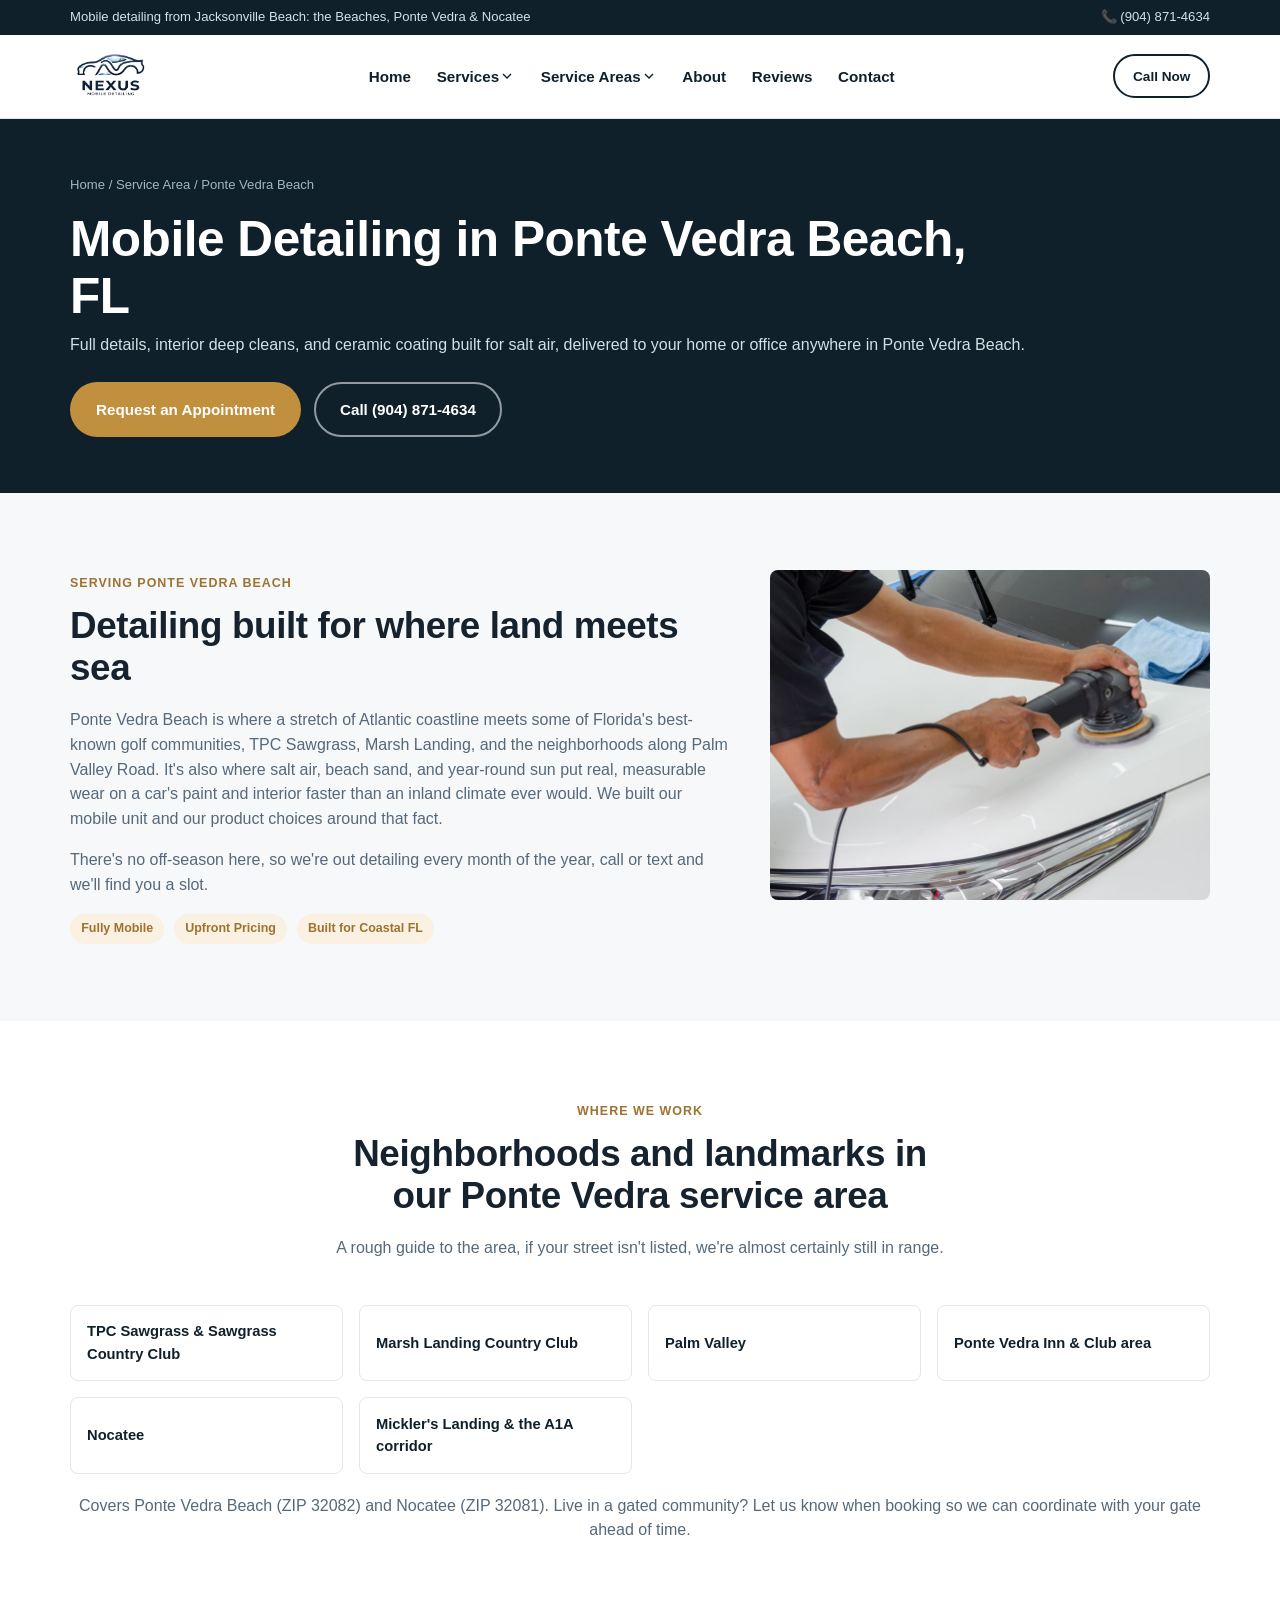
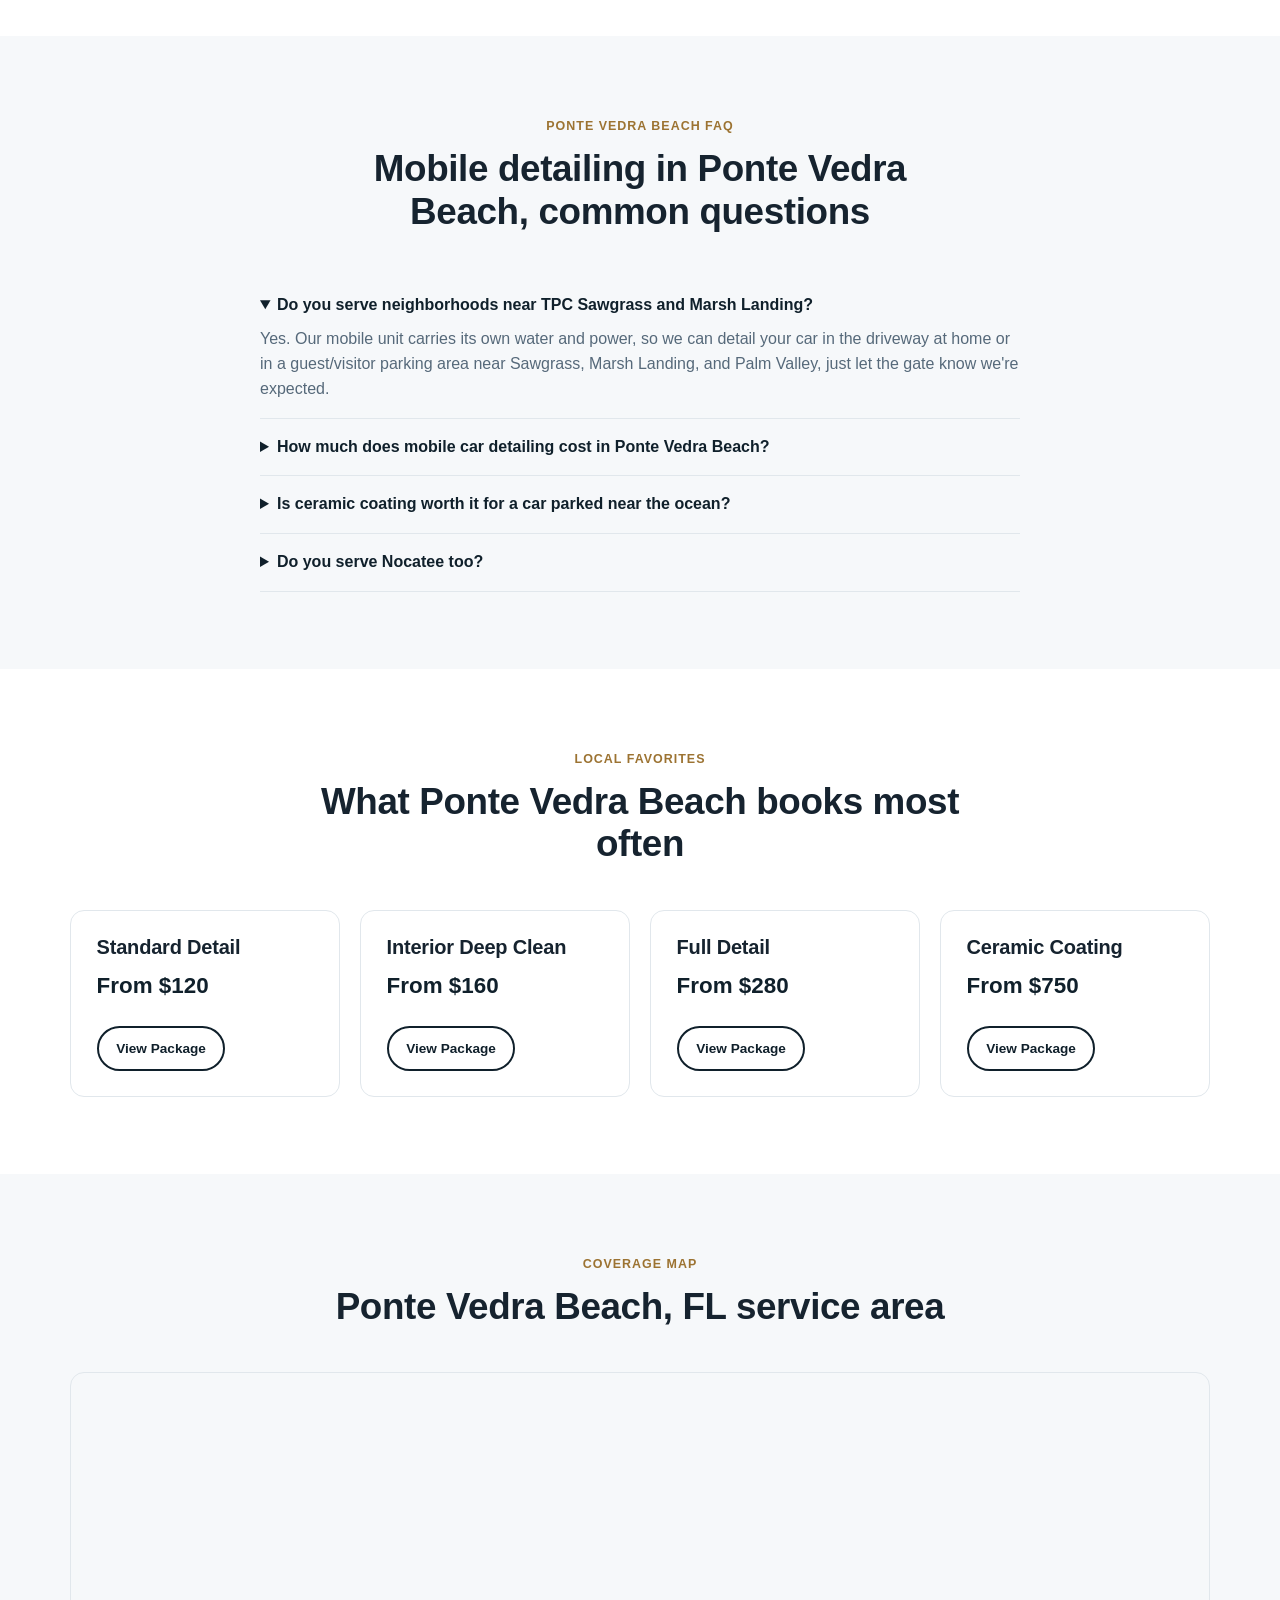
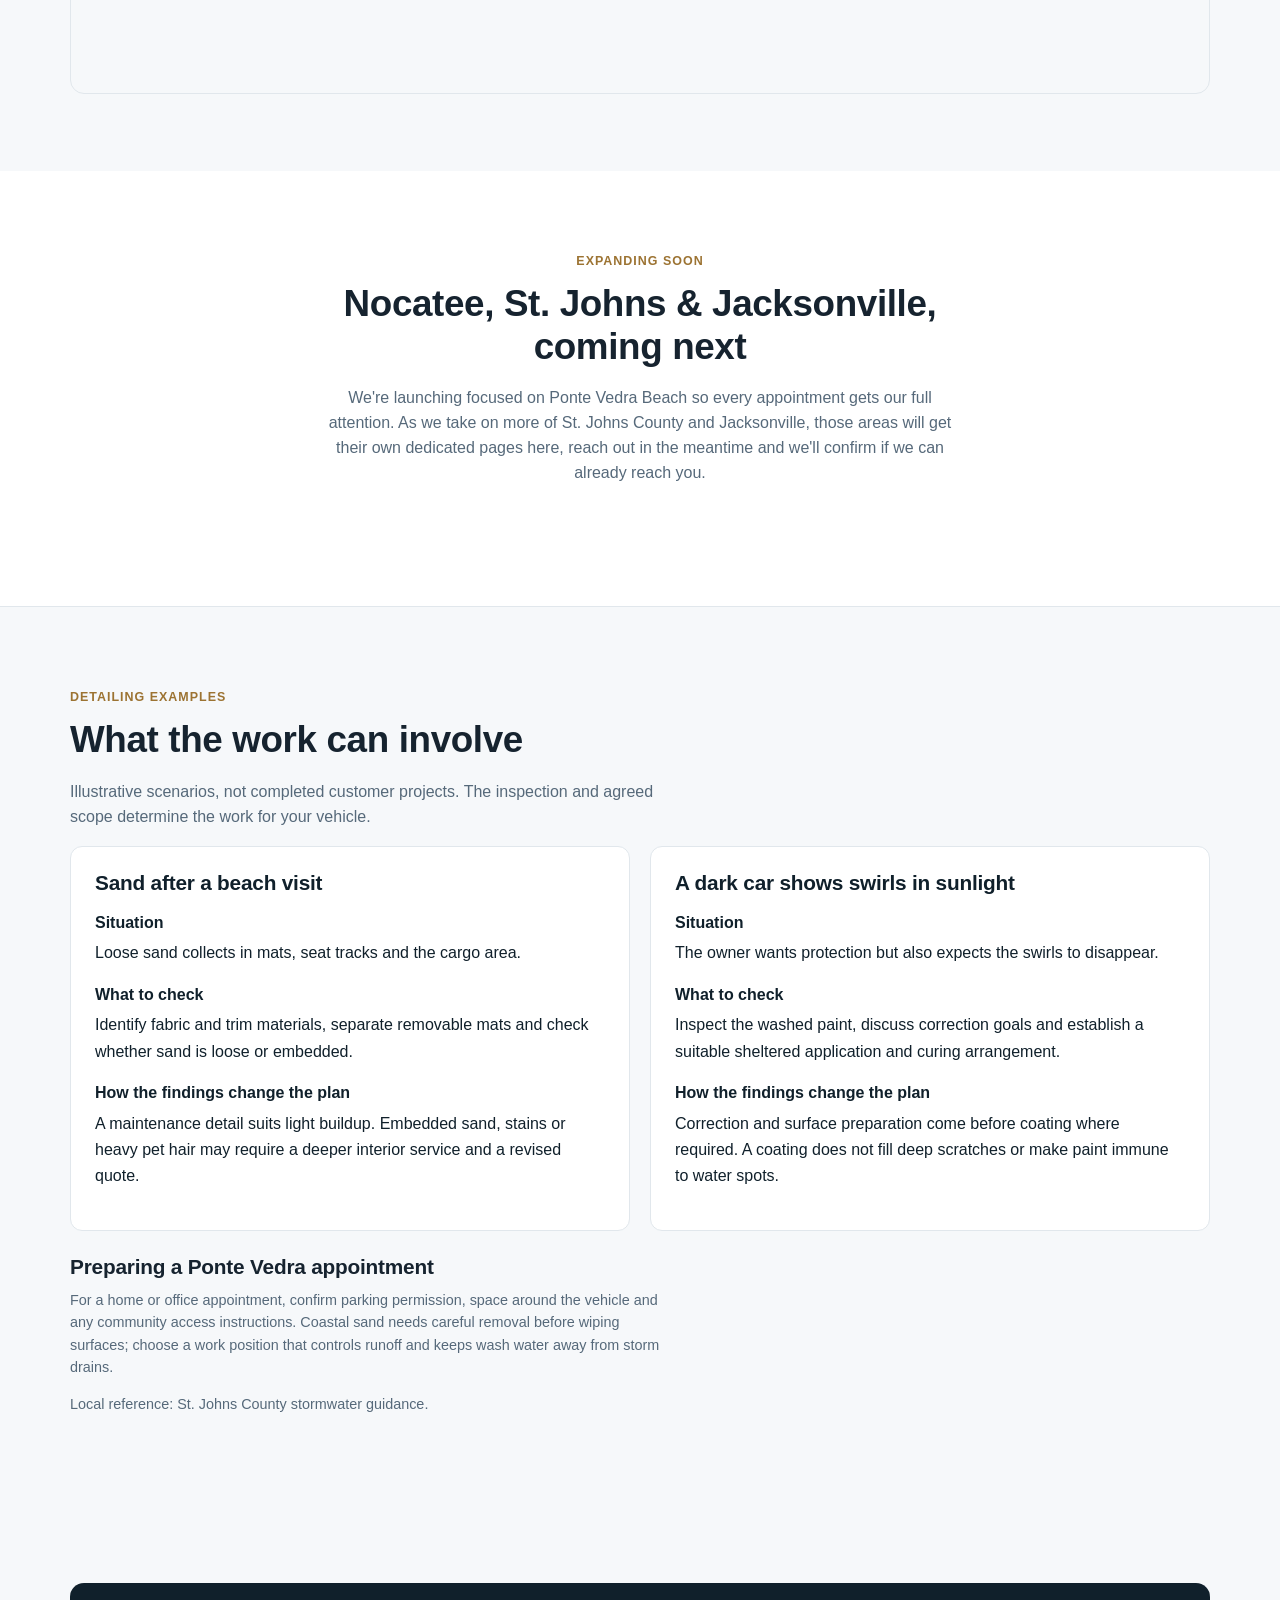
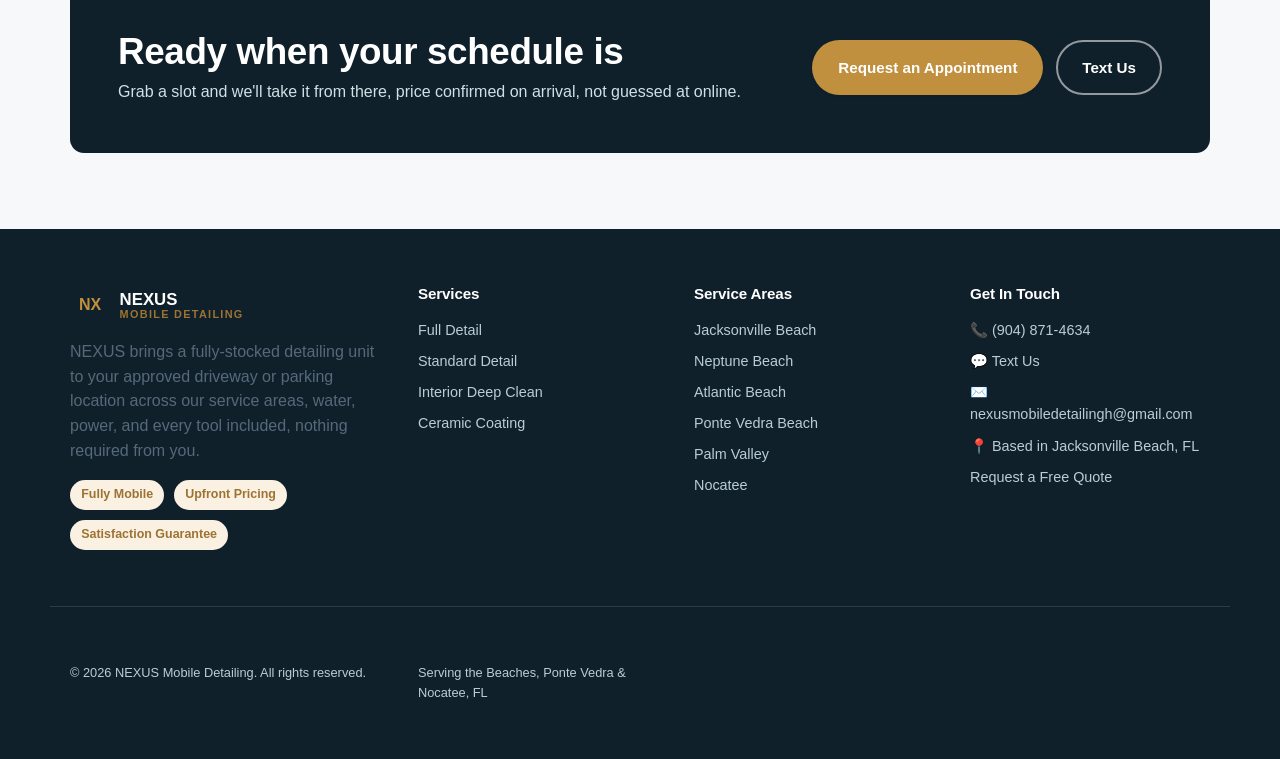
<file: areas/ponte-vedra-beach.html>
<!DOCTYPE html>
<html lang="en">
<head>
<meta charset="UTF-8">
<meta name="viewport" content="width=device-width, initial-scale=1.0">
<!-- Google tag (gtag.js) -->
<script async src="https://www.googletagmanager.com/gtag/js?id=G-3PVWG1TXE1"></script>
<script>
  window.dataLayer = window.dataLayer || [];
  function gtag(){dataLayer.push(arguments);}
  gtag('js', new Date());
  gtag('config', 'G-3PVWG1TXE1');
</script>
<title>Mobile Detailing in Ponte Vedra Beach, FL | NEXUS</title>
<meta name="description" content="Mobile car detailing in Ponte Vedra Beach, FL. Full details, interior deep cleans and ceramic coating built for coastal salt air, done at your door.">
<meta property="og:type" content="website">
<meta property="og:title" content="Mobile Detailing in Ponte Vedra Beach, FL | NEXUS">
<meta property="og:description" content="Mobile car detailing in Ponte Vedra Beach, FL. Full details, interior deep cleans and ceramic coating built for coastal salt air, done at your door.">
<meta property="og:url" content="https://www.nexusmobiledetailingh.com/areas/ponte-vedra-beach">
<meta property="og:image" content="https://www.nexusmobiledetailingh.com/images/og-image.jpg">
<meta property="og:site_name" content="NEXUS Mobile Detailing">
<meta name="twitter:card" content="summary_large_image">
<meta name="twitter:title" content="Mobile Detailing in Ponte Vedra Beach, FL | NEXUS">
<meta name="twitter:description" content="Mobile car detailing in Ponte Vedra Beach, FL. Full details, interior deep cleans and ceramic coating built for coastal salt air, done at your door.">
<meta name="twitter:image" content="https://www.nexusmobiledetailingh.com/images/og-image.jpg">
<link rel="icon" href="../favicon.ico" sizes="48x48">
<link rel="icon" href="../favicon.svg" type="image/svg+xml">
<link rel="canonical" href="https://www.nexusmobiledetailingh.com/areas/ponte-vedra-beach">
<link rel="stylesheet" href="../css/style.css?v=20261110">
<script type="application/ld+json">
{
  "@context": "https://schema.org",
  "@type": "BreadcrumbList",
  "itemListElement": [
    { "@type": "ListItem", "position": 1, "name": "Home", "item": "https://www.nexusmobiledetailingh.com/" },
    { "@type": "ListItem", "position": 2, "name": "Service Area", "item": "https://www.nexusmobiledetailingh.com/#service-area" },
    { "@type": "ListItem", "position": 3, "name": "Ponte Vedra Beach" }
  ]
}
</script>
<script type="application/ld+json">
{
  "@context": "https://schema.org",
  "@type": "AutoDetailing",
  "name": "NEXUS Mobile Detailing, Ponte Vedra Beach, FL",
  "description": "Mobile car detailing serving Ponte Vedra Beach, FL, TPC Sawgrass, Marsh Landing, Palm Valley, Nocatee, and the A1A corridor. Full details, interior deep cleans, and ceramic coating built for coastal salt air.",
  "telephone": "+1-904-871-4634",
  "priceRange": "$$",
  "url": "https://www.nexusmobiledetailingh.com/areas/ponte-vedra-beach",
  "areaServed": [
    { "@type": "City", "name": "Ponte Vedra Beach", "containedInPlace": { "@type": "AdministrativeArea", "name": "Florida" } },
    "Sawgrass, Ponte Vedra Beach FL",
    "Marsh Landing, Ponte Vedra Beach FL",
    "Palm Valley, Ponte Vedra Beach FL",
    "Nocatee, FL",
    "Mickler's Landing, Ponte Vedra Beach FL"
  ],
  "makesOffer": [
    { "@type": "Offer", "itemOffered": { "@type": "Service", "name": "Standard Detail" }, "priceCurrency": "USD", "price": "120" },
    { "@type": "Offer", "itemOffered": { "@type": "Service", "name": "Interior Only Deep Clean" }, "priceCurrency": "USD", "price": "160" },
    { "@type": "Offer", "itemOffered": { "@type": "Service", "name": "Full Detail" }, "priceCurrency": "USD", "price": "280" },
    { "@type": "Offer", "itemOffered": { "@type": "Service", "name": "Ceramic Coating" }, "priceCurrency": "USD", "price": "750" }
  ]
}
</script>
<script type="application/ld+json">
{
  "@context": "https://schema.org",
  "@type": "FAQPage",
  "mainEntity": [
    {
      "@type": "Question",
      "name": "Do you serve neighborhoods near TPC Sawgrass and Marsh Landing?",
      "acceptedAnswer": { "@type": "Answer", "text": "Yes. Our mobile unit carries its own water and power, so we can detail your car in the driveway at home or in a guest/visitor parking area near Sawgrass, Marsh Landing, and Palm Valley, just let the gate know we're expected." }
    },
    {
      "@type": "Question",
      "name": "How much does mobile car detailing cost in Ponte Vedra Beach?",
      "acceptedAnswer": { "@type": "Answer", "text": "Standard Detail starts at $120, Interior Only Deep Clean at $160, a Full Detail at $280, and Ceramic Coating at $750, all sedan/coupe base rates. SUVs and trucks run higher. Your exact price is confirmed before we start." }
    },
    {
      "@type": "Question",
      "name": "Is ceramic coating worth it for a car parked near the ocean?",
      "acceptedAnswer": { "@type": "Answer", "text": "For most Ponte Vedra Beach vehicles, yes, salt air accelerates clear coat breakdown faster than an inland climate. A properly applied ceramic coating gives real, measurable protection against it." }
    },
    {
      "@type": "Question",
      "name": "Do you serve Nocatee too?",
      "acceptedAnswer": { "@type": "Answer", "text": "Yes, Nocatee is part of our Ponte Vedra Beach service area. If you're further into St. Johns County or Jacksonville, reach out and we'll confirm coverage." }
    }
  ]
}
</script>
</head>
<body>
<a class="skip-link" href="#main">Skip to content</a>

<div class="utility-bar">
  <div class="container">
    <span>Mobile detailing from Jacksonville Beach: the Beaches, Ponte Vedra &amp; Nocatee</span>
    <a href="tel:+19048714634">📞 (904) 871-4634</a>
  </div>
</div>

<header class="site-header">
  <div class="container nav-row">
    <a href="../" class="logo">
      <img class="logo-img" src="../images/Nexus_Mobile_detailng-Photoroom.png" alt="NEXUS Mobile Detailing">
    </a>
    <nav class="main-nav" data-nav aria-label="Primary">
  <button class="nav-close" type="button" data-nav-close aria-label="Close menu">
    <svg viewBox="0 0 24 24" fill="none" stroke="currentColor" stroke-width="2"><path d="M6 6l12 12M18 6L6 18"/></svg>
  </button>
  <ul class="nav-list">
    <li><a href="../">Home</a></li>
    <li class="nav-group">
      <span class="nav-group-label">Services <svg class="chevron" viewBox="0 0 24 24" fill="none" stroke="currentColor" stroke-width="2"><path d="M6 9l6 6 6-6"/></svg></span>
      <ul class="nav-sub">
        <li><a href="../services/full-detail">Full Detail</a></li>
        <li><a href="../services/standard-detail">Standard Detail</a></li>
        <li><a href="../services/interior-deep-clean">Interior Deep Clean</a></li>
        <li><a href="../services/ceramic-coating">Ceramic Coating</a></li>
      </ul>
    </li>
    <li class="nav-group">
      <button class="nav-group-label" type="button" aria-expanded="false" aria-controls="coverage-nav">Service Areas <svg class="chevron" viewBox="0 0 24 24" fill="none" stroke="currentColor" stroke-width="2" aria-hidden="true"><path d="M6 9l6 6 6-6"/></svg></button>
      <ul class="nav-sub" id="coverage-nav">
        <li><a href="../service-areas">All Service Areas</a></li>
        <li><a href="../service-areas#jacksonville-beach">Jacksonville Beach</a></li>
        <li><a href="../service-areas#neptune-beach">Neptune Beach</a></li>
        <li><a href="../service-areas#atlantic-beach">Atlantic Beach</a></li>
        <li><a href="../service-areas#ponte-vedra-beach">Ponte Vedra Beach</a></li>
        <li><a href="../service-areas#palm-valley">Palm Valley</a></li>
        <li><a href="../service-areas#nocatee">Nocatee</a></li>
      </ul>
    </li>
    <li><a href="../about">About</a></li>
    <li><a href="../reviews">Reviews</a></li>
    <li><a href="../contact">Contact</a></li>
  </ul>
  <div class="nav-cta">
    <a class="btn btn-outline btn-block" href="sms:+19048714634">Text Us</a>
    <a class="btn btn-primary btn-block" href="../contact">Request an Appointment</a>
  </div>
</nav>
    <div class="nav-actions">
      <a class="btn btn-outline btn-sm" href="tel:+19048714634">Call Now</a>
      <button class="nav-toggle" type="button" data-nav-toggle aria-label="Open menu">
        <svg viewBox="0 0 24 24" fill="none" stroke="currentColor" stroke-width="2"><path d="M3 6h18M3 12h18M3 18h18"/></svg>
      </button>
    </div>
  </div>
</header>
<div class="nav-overlay" data-nav-overlay></div>

<main id="main">

  <section class="page-hero">
    <div class="container">
      <div class="breadcrumbs"><a href="../">Home</a> / <a href="../#service-area">Service Area</a> / Ponte Vedra Beach</div>
      <h1>Mobile Detailing in Ponte Vedra Beach, FL</h1>
      <p class="lede muted" style="color:#cfe0e6">Full details, interior deep cleans, and ceramic coating built for salt air, delivered to your home or office anywhere in Ponte Vedra Beach.</p>
      <div class="hero-ctas">
        <a class="btn btn-primary" href="../contact">Request an Appointment</a>
        <a class="btn btn-ghost" href="tel:+19048714634">Call (904) 871-4634</a>
      </div>
    </div>
  </section>

  <section>
    <div class="container">
      <div class="two-col-layout">
        <div>
          <span class="eyebrow">Serving Ponte Vedra Beach</span>
          <h2>Detailing built for where land meets sea</h2>
          <p>Ponte Vedra Beach is where a stretch of Atlantic coastline meets some of Florida's best-known golf communities, TPC Sawgrass, Marsh Landing, and the neighborhoods along Palm Valley Road. It's also where salt air, beach sand, and year-round sun put real, measurable wear on a car's paint and interior faster than an inland climate ever would. We built our mobile unit and our product choices around that fact.</p>
          <p>There's no off-season here, so we're out detailing every month of the year, call or text and we'll find you a slot.</p>
          <div class="badge-list">
            <span>Fully Mobile</span><span>Upfront Pricing</span><span>Built for Coastal FL</span>
          </div>
        </div>
        <div class="img-slot" style="--ar:4/3">
          <img src="../images/area-ponte-vedra-beach.jpg" alt="Mobile car detailing service in Ponte Vedra Beach, FL" loading="lazy">
          <span class="img-slot-label">Replace: images/area-ponte-vedra-beach.jpg (900×675px)</span>
        </div>
      </div>
    </div>
  </section>

  <section class="section-alt">
    <div class="container">
      <div class="section-head center">
        <span class="eyebrow">Where We Work</span>
        <h2>Neighborhoods and landmarks in our Ponte Vedra service area</h2>
        <p>A rough guide to the area, if your street isn't listed, we're almost certainly still in range.</p>
      </div>
      <div class="area-grid">
        <span class="area-chip">TPC Sawgrass &amp; Sawgrass Country Club</span>
        <span class="area-chip">Marsh Landing Country Club</span>
        <span class="area-chip">Palm Valley</span>
        <span class="area-chip">Ponte Vedra Inn &amp; Club area</span>
        <span class="area-chip">Nocatee</span>
        <span class="area-chip">Mickler's Landing &amp; the A1A corridor</span>
      </div>
      <p class="muted text-center" style="margin-top:1.25rem">Covers Ponte Vedra Beach (ZIP 32082) and Nocatee (ZIP 32081). Live in a gated community? Let us know when booking so we can coordinate with your gate ahead of time.</p>
    </div>
  </section>

  <section>
    <div class="container">
      <div class="section-head center">
        <span class="eyebrow">Ponte Vedra Beach FAQ</span>
        <h2>Mobile detailing in Ponte Vedra Beach, common questions</h2>
      </div>
      <div style="max-width:760px;margin-inline:auto">
        <details class="faq-item" open>
          <summary>Do you serve neighborhoods near TPC Sawgrass and Marsh Landing?</summary>
          <p>Yes. Our mobile unit carries its own water and power, so we can detail your car in the driveway at home or in a guest/visitor parking area near Sawgrass, Marsh Landing, and Palm Valley, just let the gate know we're expected.</p>
        </details>
        <details class="faq-item">
          <summary>How much does mobile car detailing cost in Ponte Vedra Beach?</summary>
          <p>Standard Detail starts at $120, Interior Only Deep Clean at $160, a Full Detail at $280, and Ceramic Coating at $750, all sedan/coupe base rates. SUVs and trucks run higher. Your exact price is confirmed before we start.</p>
        </details>
        <details class="faq-item">
          <summary>Is ceramic coating worth it for a car parked near the ocean?</summary>
          <p>For most Ponte Vedra Beach vehicles, yes, salt air accelerates clear coat breakdown faster than an inland climate. A properly applied ceramic coating gives real, measurable protection against it.</p>
        </details>
        <details class="faq-item">
          <summary>Do you serve Nocatee too?</summary>
          <p>Yes, Nocatee is part of our Ponte Vedra Beach service area. If you're further into St. Johns County or Jacksonville, reach out and we'll confirm coverage.</p>
        </details>
      </div>
    </div>
  </section>

  <section class="section-alt">
    <div class="container">
      <div class="section-head center">
        <span class="eyebrow">Local Favorites</span>
        <h2>What Ponte Vedra Beach books most often</h2>
      </div>
      <div class="packages-grid" style="grid-template-columns:repeat(auto-fit,minmax(220px,1fr))">
        <div class="feature-card"><h3>Standard Detail</h3><p class="package-price" style="font-size:1.4rem">From $120</p><a class="btn btn-outline btn-sm" href="../services/standard-detail">View Package</a></div>
        <div class="feature-card"><h3>Interior Deep Clean</h3><p class="package-price" style="font-size:1.4rem">From $160</p><a class="btn btn-outline btn-sm" href="../services/interior-deep-clean">View Package</a></div>
        <div class="feature-card"><h3>Full Detail</h3><p class="package-price" style="font-size:1.4rem">From $280</p><a class="btn btn-outline btn-sm" href="../services/full-detail">View Package</a></div>
        <div class="feature-card"><h3>Ceramic Coating</h3><p class="package-price" style="font-size:1.4rem">From $750</p><a class="btn btn-outline btn-sm" href="../services/ceramic-coating">View Package</a></div>
      </div>
    </div>
  </section>

  <section>
    <div class="container">
      <div class="section-head center">
        <span class="eyebrow">Coverage Map</span>
        <h2>Ponte Vedra Beach, FL service area</h2>
      </div>
      <div style="border-radius:var(--radius);overflow:hidden;border:1px solid var(--border)">
        <iframe title="NEXUS Mobile Detailing service map, Ponte Vedra Beach, FL" src="https://www.google.com/maps?q=Ponte+Vedra+Beach,FL&output=embed" width="100%" height="320" style="border:0;display:block" loading="lazy" referrerpolicy="no-referrer-when-downgrade"></iframe>
      </div>
    </div>
  </section>

  <section class="section-alt">
    <div class="container">
      <div class="section-head center">
        <span class="eyebrow">Expanding Soon</span>
        <h2>Nocatee, St. Johns &amp; Jacksonville, coming next</h2>
        <p>We're launching focused on Ponte Vedra Beach so every appointment gets our full attention. As we take on more of St. Johns County and Jacksonville, those areas will get their own dedicated pages here, <a href="../contact">reach out</a> in the meantime and we'll confirm if we can already reach you.</p>
      </div>
    </div>
  </section>




<!-- FIELD-GUIDE START -->
<section class="field-guide"><div class="container"><span class="eyebrow">Detailing examples</span><h2>What the work can involve</h2><p class="guide-intro">Illustrative scenarios, not completed customer projects. The inspection and agreed scope determine the work for your vehicle.</p><div class="guide-grid"><article><h3>Sand after a beach visit</h3><dl><dt>Situation</dt><dd>Loose sand collects in mats, seat tracks and the cargo area.</dd><dt>What to check</dt><dd>Identify fabric and trim materials, separate removable mats and check whether sand is loose or embedded.</dd><dt>How the findings change the plan</dt><dd>A maintenance detail suits light buildup. Embedded sand, stains or heavy pet hair may require a deeper interior service and a revised quote.</dd></dl></article><article><h3>A dark car shows swirls in sunlight</h3><dl><dt>Situation</dt><dd>The owner wants protection but also expects the swirls to disappear.</dd><dt>What to check</dt><dd>Inspect the washed paint, discuss correction goals and establish a suitable sheltered application and curing arrangement.</dd><dt>How the findings change the plan</dt><dd>Correction and surface preparation come before coating where required. A coating does not fill deep scratches or make paint immune to water spots.</dd></dl></article></div><div class="guide-source"><h3>Preparing a Ponte Vedra appointment</h3><p>For a home or office appointment, confirm parking permission, space around the vehicle and any community access instructions. Coastal sand needs careful removal before wiping surfaces; choose a work position that controls runoff and keeps wash water away from storm drains.</p><p>Local reference: <a href="https://www.sjcfl.us/stormwater-pollution/" target="_blank" rel="noopener">St. Johns County stormwater guidance</a>.</p></div></div></section>
<!-- FIELD-GUIDE END -->
<section>
    <div class="container">
      <div class="cta-band">
        <div>
          <h2>Ready when your schedule is</h2>
          <p>Grab a slot and we'll take it from there, price confirmed on arrival, not guessed at online.</p>
        </div>
        <div class="hero-ctas">
          <a class="btn btn-primary" href="../contact">Request an Appointment</a>
          <a class="btn btn-ghost" href="sms:+19048714634">Text Us</a>
        </div>
      </div>
    </div>
  </section></main>

<footer class="site-footer">
  <div class="container">
    <div>
      <div class="footer-logo">
        <span class="logo-mark">NX</span>
        <span class="logo-text"><strong style="color:#fff">NEXUS</strong><span>Mobile Detailing</span></span>
      </div>
      <p class="muted">NEXUS brings a fully-stocked detailing unit to your approved driveway or parking location across our service areas, water, power, and every tool included, nothing required from you.</p>
      <div class="badge-list">
        <span>Fully Mobile</span><span>Upfront Pricing</span><span>Satisfaction Guarantee</span>
      </div>
    </div>
    <div>
      <h4>Services</h4>
      <div class="footer-links">
        <a href="../services/full-detail">Full Detail</a>
        <a href="../services/standard-detail">Standard Detail</a>
        <a href="../services/interior-deep-clean">Interior Deep Clean</a>
        <a href="../services/ceramic-coating">Ceramic Coating</a>
      </div>
    </div>
    <div>
      <h4>Service Areas</h4>
      <div class="footer-links">
        <a href="../service-areas#jacksonville-beach">Jacksonville Beach</a>
        <a href="../service-areas#neptune-beach">Neptune Beach</a>
        <a href="../service-areas#atlantic-beach">Atlantic Beach</a>
        <a href="../service-areas#ponte-vedra-beach">Ponte Vedra Beach</a>
        <a href="../service-areas#palm-valley">Palm Valley</a>
        <a href="../service-areas#nocatee">Nocatee</a>
      </div>
    </div>
    <div>
      <h4>Get In Touch</h4>
      <div class="footer-links">
        <a href="tel:+19048714634">📞 (904) 871-4634</a>
        <a href="sms:+19048714634">💬 Text Us</a>
        <a href="mailto:nexusmobiledetailingh@gmail.com">✉️ nexusmobiledetailingh@gmail.com</a>
        <a href="https://www.google.com/maps/search/?api=1&query=4300+S+Beach+Pkwy+Jacksonville+Beach+FL+32250" target="_blank" rel="noopener">📍 Based in Jacksonville Beach, FL</a>
        <a href="../contact">Request a Free Quote</a>
      </div>
    </div>
  </div>
  <div class="container footer-bottom">
    <span>© <span data-year></span> NEXUS Mobile Detailing. All rights reserved.</span>
    <span>Serving the Beaches, Ponte Vedra &amp; Nocatee, FL</span>
  </div>
</footer>

<div class="mobile-action-bar">
  <a href="tel:+19048714634"><svg viewBox="0 0 24 24" fill="none" stroke="currentColor" stroke-width="2"><path d="M22 16.92v3a2 2 0 0 1-2.18 2 19.79 19.79 0 0 1-8.63-3.07 19.5 19.5 0 0 1-6-6 19.79 19.79 0 0 1-3.07-8.67A2 2 0 0 1 4.11 2h3a2 2 0 0 1 2 1.72c.12.9.34 1.79.65 2.65a2 2 0 0 1-.45 2.11L8.09 9.91a16 16 0 0 0 6 6l1.43-1.27a2 2 0 0 1 2.11-.45c.86.31 1.75.53 2.65.65A2 2 0 0 1 22 16.92z"/></svg>Call</a>
  <a href="sms:+19048714634"><svg viewBox="0 0 24 24" fill="none" stroke="currentColor" stroke-width="2"><path d="M21 15a2 2 0 0 1-2 2H7l-4 4V5a2 2 0 0 1 2-2h14a2 2 0 0 1 2 2Z"/></svg>Text</a>
  <a href="../contact"><svg viewBox="0 0 24 24" fill="none" stroke="currentColor" stroke-width="2"><path d="M9 11l3 3L22 4M21 12v7a2 2 0 0 1-2 2H5a2 2 0 0 1-2-2V5a2 2 0 0 1 2-2h11"/></svg>Request an Appointment</a>
</div>

<script src="../js/main.js?v=20261110"></script>
</body>
</html>
</file>
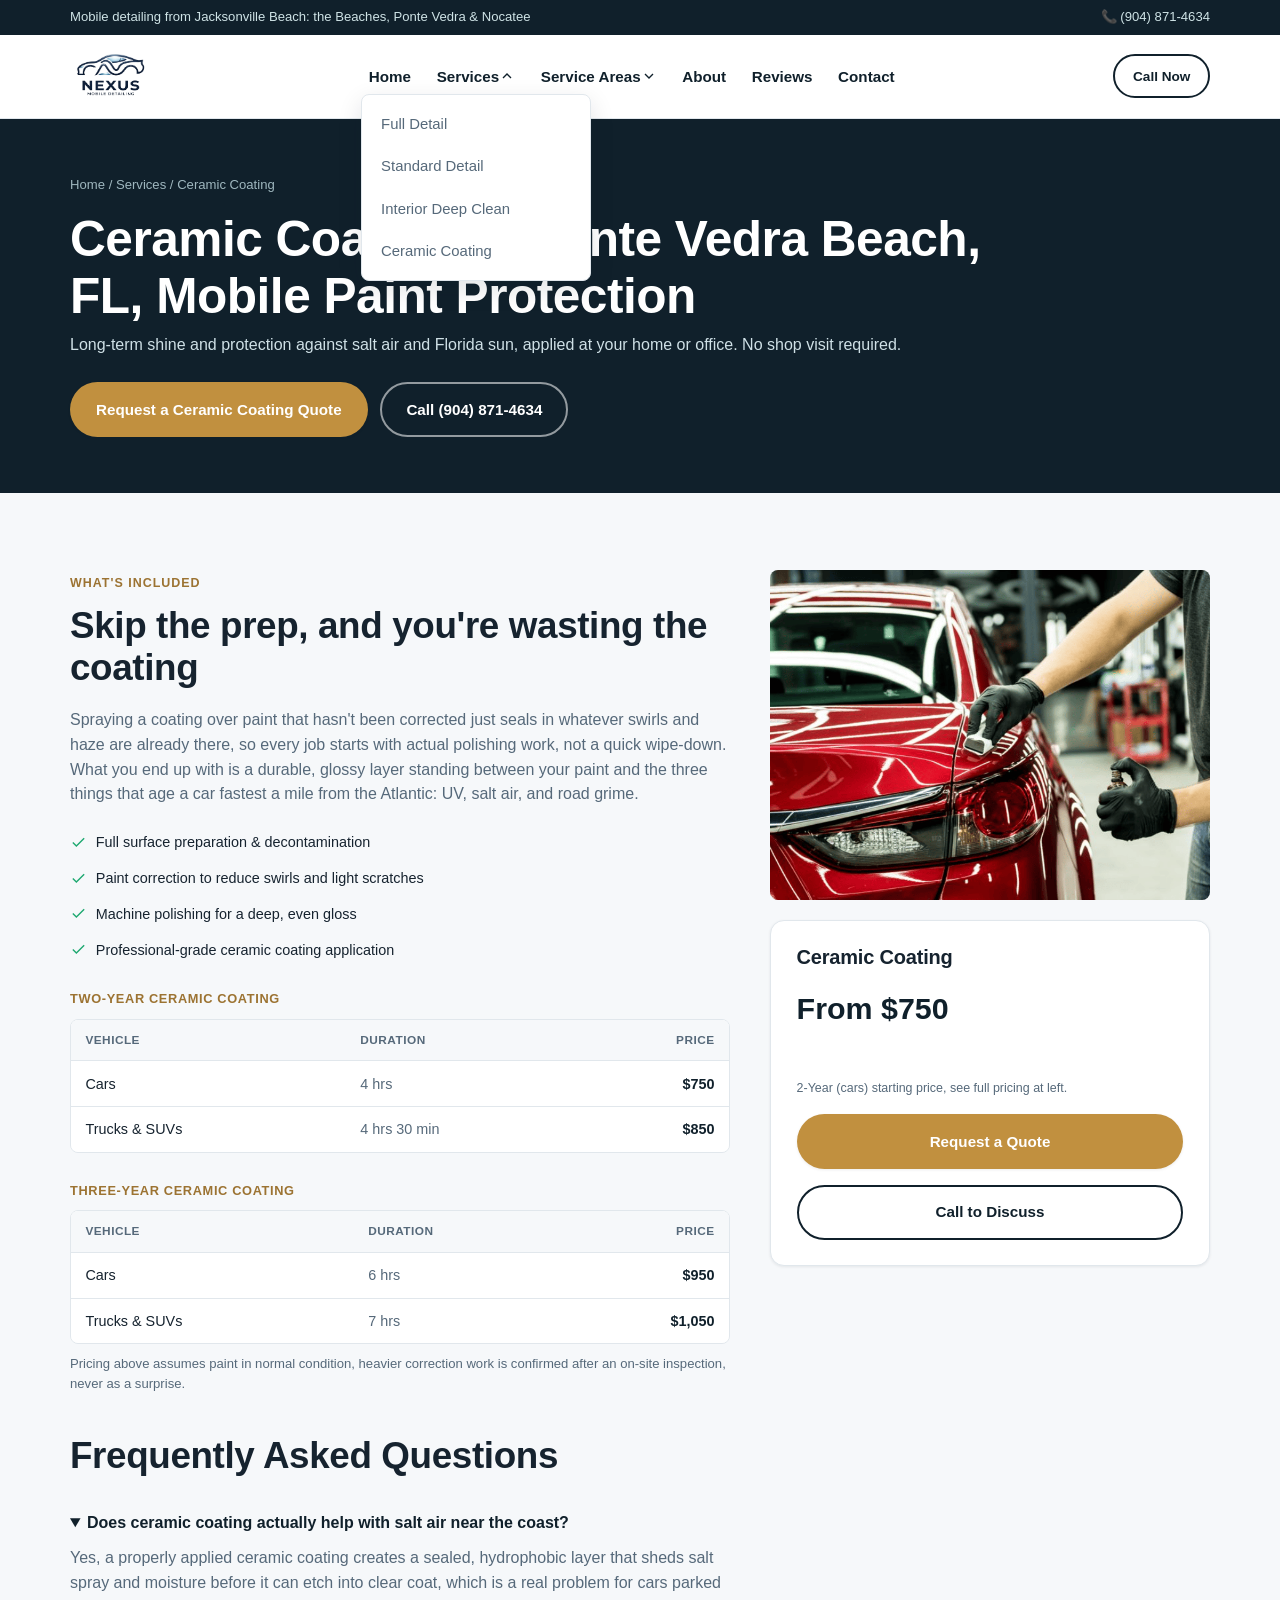
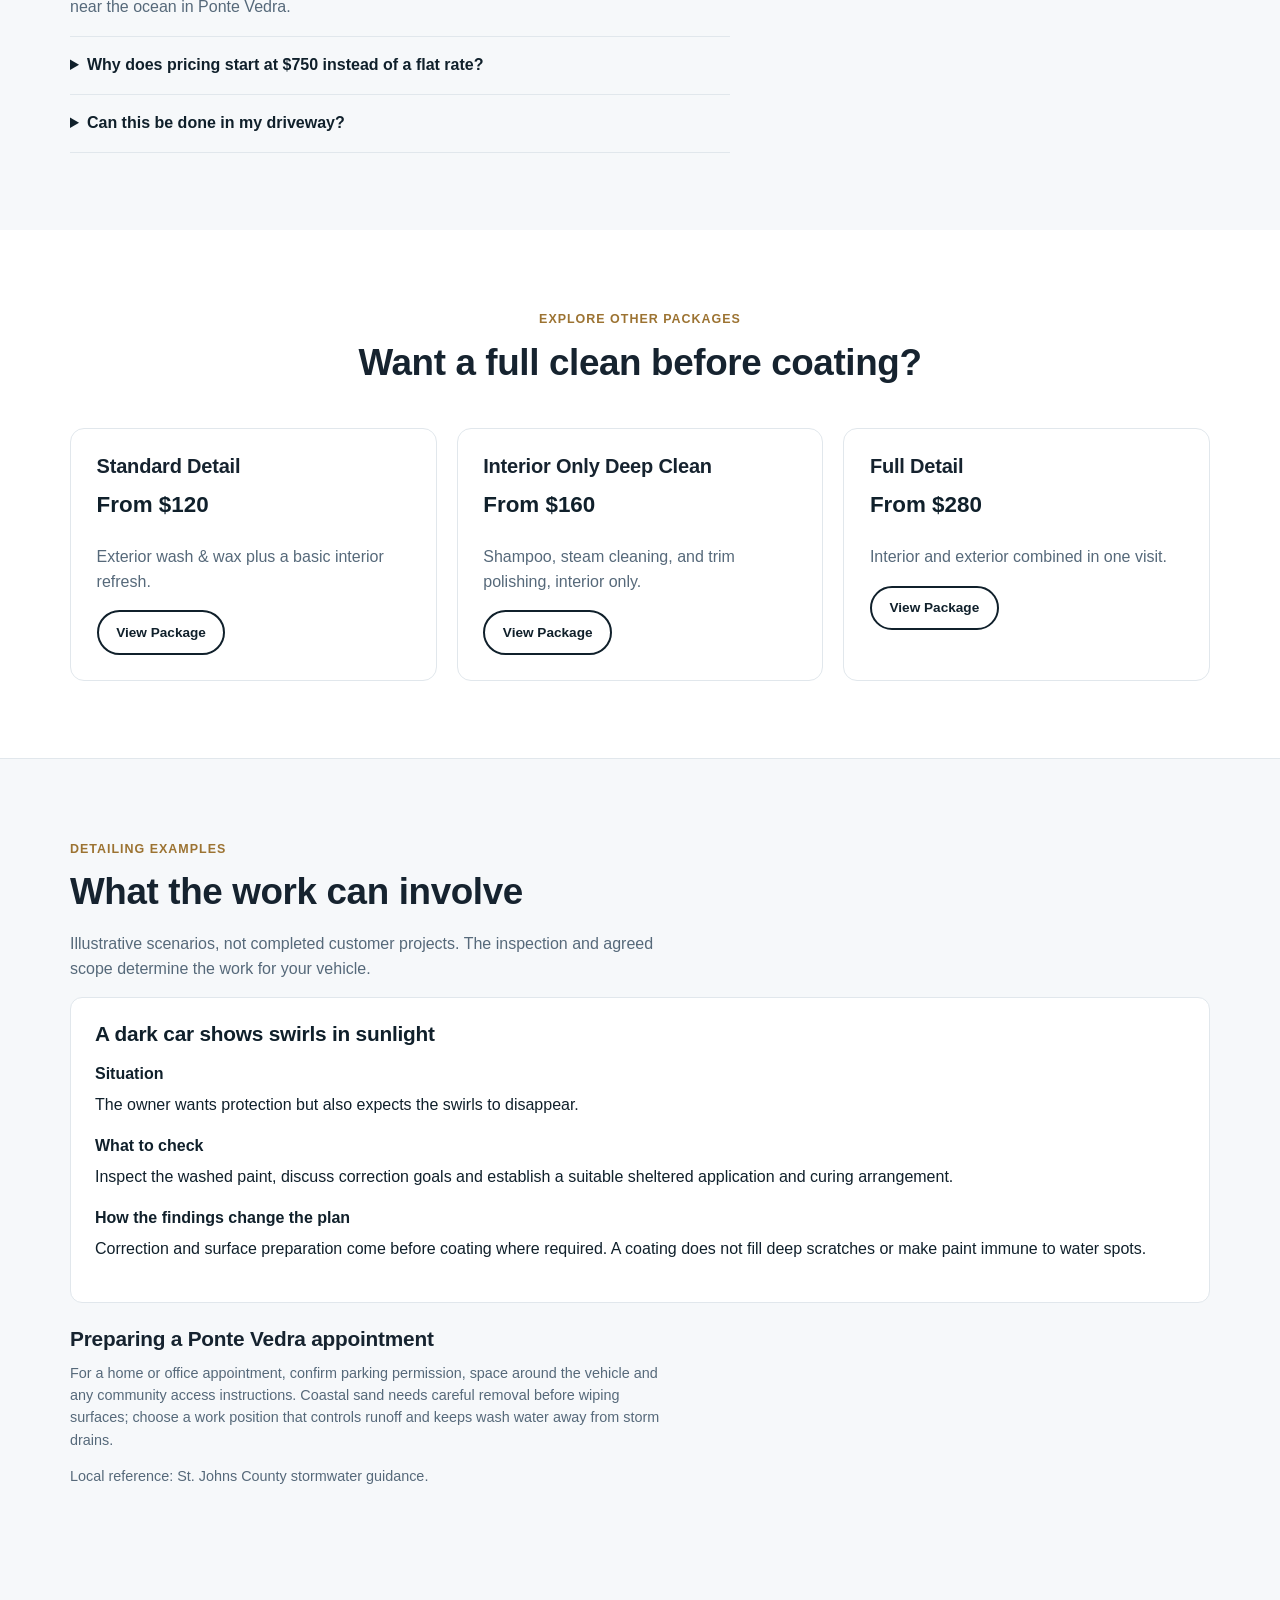
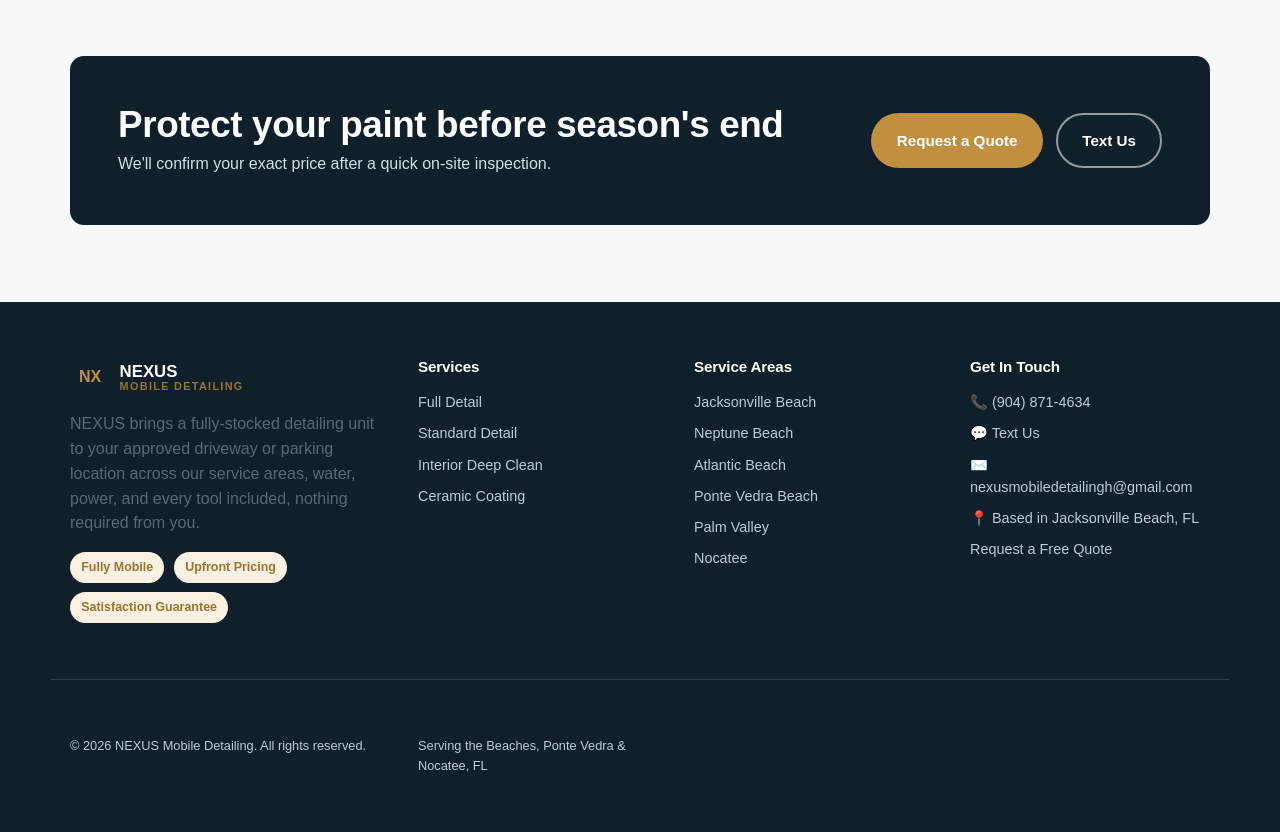
<file: services/ceramic-coating.html>
<!DOCTYPE html>
<html lang="en">
<head>
<meta charset="UTF-8">
<meta name="viewport" content="width=device-width, initial-scale=1.0">
<!-- Google tag (gtag.js) -->
<script async src="https://www.googletagmanager.com/gtag/js?id=G-3PVWG1TXE1"></script>
<script>
  window.dataLayer = window.dataLayer || [];
  function gtag(){dataLayer.push(arguments);}
  gtag('js', new Date());
  gtag('config', 'G-3PVWG1TXE1');
</script>
<title>Ceramic Coating in Ponte Vedra Beach, FL, From $750 | NEXUS</title>
<meta name="description" content="Ceramic coating in Ponte Vedra Beach, FL: paint correction, polishing and long-term protection against salt air and sun. From $750, applied at your door.">
<meta property="og:type" content="website">
<meta property="og:title" content="Ceramic Coating in Ponte Vedra Beach, FL, From $750 | NEXUS">
<meta property="og:description" content="Ceramic coating in Ponte Vedra Beach, FL: paint correction, polishing and long-term protection against salt air and sun. From $750, applied at your door.">
<meta property="og:url" content="https://www.nexusmobiledetailingh.com/services/ceramic-coating">
<meta property="og:image" content="https://www.nexusmobiledetailingh.com/images/og-image.jpg">
<meta property="og:site_name" content="NEXUS Mobile Detailing">
<meta name="twitter:card" content="summary_large_image">
<meta name="twitter:title" content="Ceramic Coating in Ponte Vedra Beach, FL, From $750 | NEXUS">
<meta name="twitter:description" content="Ceramic coating in Ponte Vedra Beach, FL: paint correction, polishing and long-term protection against salt air and sun. From $750, applied at your door.">
<meta name="twitter:image" content="https://www.nexusmobiledetailingh.com/images/og-image.jpg">
<link rel="icon" href="../favicon.ico" sizes="48x48">
<link rel="icon" href="../favicon.svg" type="image/svg+xml">
<link rel="canonical" href="https://www.nexusmobiledetailingh.com/services/ceramic-coating">
<link rel="stylesheet" href="../css/style.css?v=20261110">
<script type="application/ld+json">
{
  "@context": "https://schema.org",
  "@type": "BreadcrumbList",
  "itemListElement": [
    { "@type": "ListItem", "position": 1, "name": "Home", "item": "https://www.nexusmobiledetailingh.com/" },
    { "@type": "ListItem", "position": 2, "name": "Services", "item": "https://www.nexusmobiledetailingh.com/#packages" },
    { "@type": "ListItem", "position": 3, "name": "Ceramic Coating" }
  ]
}
</script>
<script type="application/ld+json">
{
  "@context": "https://schema.org",
  "@type": "Service",
  "serviceType": "Ceramic Coating",
  "name": "Ceramic Coating | NEXUS Mobile Detailing",
  "description": "Paint correction and machine polishing followed by a Two-Year or Three-Year ceramic coating, applied at your home or office in Ponte Vedra Beach, FL.",
  "provider": { "@type": "AutoDetailing", "name": "NEXUS Mobile Detailing", "telephone": "+1-904-871-4634" },
  "areaServed": [ "Ponte Vedra Beach FL", "Nocatee FL", "St. Johns County FL", "Jacksonville Beach FL", "Jacksonville FL" ],
  "offers": { "@type": "AggregateOffer", "priceCurrency": "USD", "lowPrice": "550", "highPrice": "700" }
}
</script>
<script type="application/ld+json">
{
  "@context": "https://schema.org",
  "@type": "FAQPage",
  "mainEntity": [
    {
      "@type": "Question",
      "name": "Does ceramic coating actually help with salt air near the coast?",
      "acceptedAnswer": { "@type": "Answer", "text": "Yes, a properly applied ceramic coating creates a sealed, hydrophobic layer that sheds salt spray and moisture before it can etch into clear coat, which is a real problem for cars parked near the ocean in Ponte Vedra." }
    },
    {
      "@type": "Question",
      "name": "Why does pricing start at $750 instead of a flat rate?",
      "acceptedAnswer": { "@type": "Answer", "text": "Two cars at the same price point can need very different amounts of correction work before they're ready for coating, sun-faded paint takes longer than paint that's been garaged. We look at yours first and give you one firm number before we start." }
    },
    {
      "@type": "Question",
      "name": "Can this be done in my driveway?",
      "acceptedAnswer": { "@type": "Answer", "text": "Yes, with one catch specific to this area: direct Florida sun can flash-cure the coating unevenly, so we'll want a shaded spot, a garage, carport, or even good tree cover works." }
    }
  ]
}
</script>
</head>
<body>
<a class="skip-link" href="#main">Skip to content</a>

<div class="utility-bar">
  <div class="container">
    <span>Mobile detailing from Jacksonville Beach: the Beaches, Ponte Vedra &amp; Nocatee</span>
    <a href="tel:+19048714634">📞 (904) 871-4634</a>
  </div>
</div>

<header class="site-header">
  <div class="container nav-row">
    <a href="../" class="logo">
      <img class="logo-img" src="../images/Nexus_Mobile_detailng-Photoroom.png" alt="NEXUS Mobile Detailing">
    </a>
    <nav class="main-nav" data-nav aria-label="Primary">
  <button class="nav-close" type="button" data-nav-close aria-label="Close menu">
    <svg viewBox="0 0 24 24" fill="none" stroke="currentColor" stroke-width="2"><path d="M6 6l12 12M18 6L6 18"/></svg>
  </button>
  <ul class="nav-list">
    <li><a href="../">Home</a></li>
    <li class="nav-group is-open">
      <span class="nav-group-label">Services <svg class="chevron" viewBox="0 0 24 24" fill="none" stroke="currentColor" stroke-width="2"><path d="M6 9l6 6 6-6"/></svg></span>
      <ul class="nav-sub">
        <li><a href="full-detail">Full Detail</a></li>
        <li><a href="standard-detail">Standard Detail</a></li>
        <li><a href="interior-deep-clean">Interior Deep Clean</a></li>
        <li><a href="ceramic-coating">Ceramic Coating</a></li>
      </ul>
    </li>
    <li class="nav-group">
      <button class="nav-group-label" type="button" aria-expanded="false" aria-controls="coverage-nav">Service Areas <svg class="chevron" viewBox="0 0 24 24" fill="none" stroke="currentColor" stroke-width="2" aria-hidden="true"><path d="M6 9l6 6 6-6"/></svg></button>
      <ul class="nav-sub" id="coverage-nav">
        <li><a href="../service-areas">All Service Areas</a></li>
        <li><a href="../service-areas#jacksonville-beach">Jacksonville Beach</a></li>
        <li><a href="../service-areas#neptune-beach">Neptune Beach</a></li>
        <li><a href="../service-areas#atlantic-beach">Atlantic Beach</a></li>
        <li><a href="../service-areas#ponte-vedra-beach">Ponte Vedra Beach</a></li>
        <li><a href="../service-areas#palm-valley">Palm Valley</a></li>
        <li><a href="../service-areas#nocatee">Nocatee</a></li>
      </ul>
    </li>
    <li><a href="../about">About</a></li>
    <li><a href="../reviews">Reviews</a></li>
    <li><a href="../contact">Contact</a></li>
  </ul>
  <div class="nav-cta">
    <a class="btn btn-outline btn-block" href="sms:+19048714634">Text Us</a>
    <a class="btn btn-primary btn-block" href="../contact">Request an Appointment</a>
  </div>
</nav>
    <div class="nav-actions">
      <a class="btn btn-outline btn-sm" href="tel:+19048714634">Call Now</a>
      <button class="nav-toggle" type="button" data-nav-toggle aria-label="Open menu">
        <svg viewBox="0 0 24 24" fill="none" stroke="currentColor" stroke-width="2"><path d="M3 6h18M3 12h18M3 18h18"/></svg>
      </button>
    </div>
  </div>
</header>
<div class="nav-overlay" data-nav-overlay></div>

<main id="main">

  <section class="page-hero">
    <div class="container">
      <div class="breadcrumbs"><a href="../">Home</a> / <a href="../#packages">Services</a> / Ceramic Coating</div>
      <h1>Ceramic Coating in Ponte Vedra Beach, FL, Mobile Paint Protection</h1>
      <p class="lede muted" style="color:#cfe0e6">Long-term shine and protection against salt air and Florida sun, applied at your home or office. No shop visit required.</p>
      <div class="hero-ctas">
        <a class="btn btn-primary" href="../contact">Request a Ceramic Coating Quote</a>
        <a class="btn btn-ghost" href="tel:+19048714634">Call (904) 871-4634</a>
      </div>
    </div>
  </section>

  <section>
    <div class="container two-col-layout">
      <div>
        <span class="eyebrow">What's Included</span>
        <h2>Skip the prep, and you're wasting the coating</h2>
        <p>Spraying a coating over paint that hasn't been corrected just seals in whatever swirls and haze are already there, so every job starts with actual polishing work, not a quick wipe-down. What you end up with is a durable, glossy layer standing between your paint and the three things that age a car fastest a mile from the Atlantic: UV, salt air, and road grime.</p>
        <ul class="package-list" style="gap:.85rem;margin:1.5rem 0">
          <li><svg viewBox="0 0 24 24" fill="none" stroke="currentColor" stroke-width="2"><path d="M20 6L9 17l-5-5"/></svg>Full surface preparation &amp; decontamination</li>
          <li><svg viewBox="0 0 24 24" fill="none" stroke="currentColor" stroke-width="2"><path d="M20 6L9 17l-5-5"/></svg>Paint correction to reduce swirls and light scratches</li>
          <li><svg viewBox="0 0 24 24" fill="none" stroke="currentColor" stroke-width="2"><path d="M20 6L9 17l-5-5"/></svg>Machine polishing for a deep, even gloss</li>
          <li><svg viewBox="0 0 24 24" fill="none" stroke="currentColor" stroke-width="2"><path d="M20 6L9 17l-5-5"/></svg>Professional-grade ceramic coating application</li>
        </ul>
        <div class="tier-group-label">Two-Year Ceramic Coating</div>
        <div class="table-scroll">
          <table class="tier-table">
            <thead><tr><th>Vehicle</th><th>Duration</th><th>Price</th></tr></thead>
            <tbody>
              <tr><td>Cars</td><td>4 hrs</td><td>$750</td></tr>
              <tr><td>Trucks &amp; SUVs</td><td>4 hrs 30 min</td><td>$850</td></tr>
            </tbody>
          </table>
        </div>

        <div class="tier-group-label">Three-Year Ceramic Coating</div>
        <div class="table-scroll">
          <table class="tier-table">
            <thead><tr><th>Vehicle</th><th>Duration</th><th>Price</th></tr></thead>
            <tbody>
              <tr><td>Cars</td><td>6 hrs</td><td>$950</td></tr>
              <tr><td>Trucks &amp; SUVs</td><td>7 hrs</td><td>$1,050</td></tr>
            </tbody>
          </table>
        </div>
        <p class="tier-note">Pricing above assumes paint in normal condition, heavier correction work is confirmed after an on-site inspection, never as a surprise.</p>

        <h2 style="margin-top:2.5rem">Frequently Asked Questions</h2>
        <details class="faq-item" open>
          <summary>Does ceramic coating actually help with salt air near the coast?</summary>
          <p>Yes, a properly applied ceramic coating creates a sealed, hydrophobic layer that sheds salt spray and moisture before it can etch into clear coat, which is a real problem for cars parked near the ocean in Ponte Vedra.</p>
        </details>
        <details class="faq-item">
          <summary>Why does pricing start at $750 instead of a flat rate?</summary>
          <p>Two cars at the same price point can need very different amounts of correction work before they're ready for coating, sun-faded paint takes longer than paint that's been garaged. We look at yours first and give you one firm number before we start.</p>
        </details>
        <details class="faq-item">
          <summary>Can this be done in my driveway?</summary>
          <p>Yes, with one catch specific to this area: direct Florida sun can flash-cure the coating unevenly, so we'll want a shaded spot, a garage, carport, or even good tree cover works.</p>
        </details>
      </div>

      <aside>
        <div class="img-slot" style="--ar:4/3;margin-bottom:1.25rem">
          <img src="../images/service-ceramic.png" alt="Ceramic coating paint correction and polishing in Ponte Vedra Beach, FL" loading="lazy">
          <span class="img-slot-label">Replace: images/service-ceramic.png (900×675px)</span>
        </div>
        <div class="package-card">
          <h3>Ceramic Coating</h3>
          <p class="package-price">From $750</p>
          <p class="package-note">2-Year (cars) starting price, see full pricing at left.</p>
          <a class="btn btn-primary btn-block" href="../contact">Request a Quote</a>
          <a class="btn btn-outline btn-block" href="tel:+19048714634">Call to Discuss</a>
        </div>
      </aside>
    </div>
  </section>

  <section class="section-alt">
    <div class="container">
      <div class="section-head center">
        <span class="eyebrow">Explore Other Packages</span>
        <h2>Want a full clean before coating?</h2>
      </div>
      <div class="packages-grid" style="grid-template-columns:repeat(auto-fit,minmax(240px,1fr))">
        <div class="feature-card">
          <h3>Standard Detail</h3>
          <p class="package-price" style="font-size:1.4rem">From $120</p>
          <p>Exterior wash &amp; wax plus a basic interior refresh.</p>
          <a class="btn btn-outline btn-sm" href="standard-detail">View Package</a>
        </div>
        <div class="feature-card">
          <h3>Interior Only Deep Clean</h3>
          <p class="package-price" style="font-size:1.4rem">From $160</p>
          <p>Shampoo, steam cleaning, and trim polishing, interior only.</p>
          <a class="btn btn-outline btn-sm" href="interior-deep-clean">View Package</a>
        </div>
        <div class="feature-card">
          <h3>Full Detail</h3>
          <p class="package-price" style="font-size:1.4rem">From $280</p>
          <p>Interior and exterior combined in one visit.</p>
          <a class="btn btn-outline btn-sm" href="full-detail">View Package</a>
        </div>
      </div>
    </div>
  </section>




<!-- FIELD-GUIDE START -->
<section class="field-guide"><div class="container"><span class="eyebrow">Detailing examples</span><h2>What the work can involve</h2><p class="guide-intro">Illustrative scenarios, not completed customer projects. The inspection and agreed scope determine the work for your vehicle.</p><div class="guide-grid"><article><h3>A dark car shows swirls in sunlight</h3><dl><dt>Situation</dt><dd>The owner wants protection but also expects the swirls to disappear.</dd><dt>What to check</dt><dd>Inspect the washed paint, discuss correction goals and establish a suitable sheltered application and curing arrangement.</dd><dt>How the findings change the plan</dt><dd>Correction and surface preparation come before coating where required. A coating does not fill deep scratches or make paint immune to water spots.</dd></dl></article></div><div class="guide-source"><h3>Preparing a Ponte Vedra appointment</h3><p>For a home or office appointment, confirm parking permission, space around the vehicle and any community access instructions. Coastal sand needs careful removal before wiping surfaces; choose a work position that controls runoff and keeps wash water away from storm drains.</p><p>Local reference: <a href="https://www.sjcfl.us/stormwater-pollution/" target="_blank" rel="noopener">St. Johns County stormwater guidance</a>.</p></div></div></section>
<!-- FIELD-GUIDE END -->
<section>
    <div class="container">
      <div class="cta-band">
        <div>
          <h2>Protect your paint before season's end</h2>
          <p>We'll confirm your exact price after a quick on-site inspection.</p>
        </div>
        <div class="hero-ctas">
          <a class="btn btn-primary" href="../contact">Request a Quote</a>
          <a class="btn btn-ghost" href="sms:+19048714634">Text Us</a>
        </div>
      </div>
    </div>
  </section></main>

<footer class="site-footer">
  <div class="container">
    <div>
      <div class="footer-logo">
        <span class="logo-mark">NX</span>
        <span class="logo-text"><strong style="color:#fff">NEXUS</strong><span>Mobile Detailing</span></span>
      </div>
      <p class="muted">NEXUS brings a fully-stocked detailing unit to your approved driveway or parking location across our service areas, water, power, and every tool included, nothing required from you.</p>
      <div class="badge-list">
        <span>Fully Mobile</span><span>Upfront Pricing</span><span>Satisfaction Guarantee</span>
      </div>
    </div>
    <div>
      <h4>Services</h4>
      <div class="footer-links">
        <a href="full-detail">Full Detail</a>
        <a href="standard-detail">Standard Detail</a>
        <a href="interior-deep-clean">Interior Deep Clean</a>
        <a href="ceramic-coating">Ceramic Coating</a>
      </div>
    </div>
    <div>
      <h4>Service Areas</h4>
      <div class="footer-links">
        <a href="../service-areas#jacksonville-beach">Jacksonville Beach</a>
        <a href="../service-areas#neptune-beach">Neptune Beach</a>
        <a href="../service-areas#atlantic-beach">Atlantic Beach</a>
        <a href="../service-areas#ponte-vedra-beach">Ponte Vedra Beach</a>
        <a href="../service-areas#palm-valley">Palm Valley</a>
        <a href="../service-areas#nocatee">Nocatee</a>
      </div>
    </div>
    <div>
      <h4>Get In Touch</h4>
      <div class="footer-links">
        <a href="tel:+19048714634">📞 (904) 871-4634</a>
        <a href="sms:+19048714634">💬 Text Us</a>
        <a href="mailto:nexusmobiledetailingh@gmail.com">✉️ nexusmobiledetailingh@gmail.com</a>
        <a href="https://www.google.com/maps/search/?api=1&query=4300+S+Beach+Pkwy+Jacksonville+Beach+FL+32250" target="_blank" rel="noopener">📍 Based in Jacksonville Beach, FL</a>
        <a href="../contact">Request a Free Quote</a>
      </div>
    </div>
  </div>
  <div class="container footer-bottom">
    <span>© <span data-year></span> NEXUS Mobile Detailing. All rights reserved.</span>
    <span>Serving the Beaches, Ponte Vedra &amp; Nocatee, FL</span>
  </div>
</footer>

<div class="mobile-action-bar">
  <a href="tel:+19048714634"><svg viewBox="0 0 24 24" fill="none" stroke="currentColor" stroke-width="2"><path d="M22 16.92v3a2 2 0 0 1-2.18 2 19.79 19.79 0 0 1-8.63-3.07 19.5 19.5 0 0 1-6-6 19.79 19.79 0 0 1-3.07-8.67A2 2 0 0 1 4.11 2h3a2 2 0 0 1 2 1.72c.12.9.34 1.79.65 2.65a2 2 0 0 1-.45 2.11L8.09 9.91a16 16 0 0 0 6 6l1.43-1.27a2 2 0 0 1 2.11-.45c.86.31 1.75.53 2.65.65A2 2 0 0 1 22 16.92z"/></svg>Call</a>
  <a href="sms:+19048714634"><svg viewBox="0 0 24 24" fill="none" stroke="currentColor" stroke-width="2"><path d="M21 15a2 2 0 0 1-2 2H7l-4 4V5a2 2 0 0 1 2-2h14a2 2 0 0 1 2 2Z"/></svg>Text</a>
  <a href="../contact"><svg viewBox="0 0 24 24" fill="none" stroke="currentColor" stroke-width="2"><path d="M9 11l3 3L22 4M21 12v7a2 2 0 0 1-2 2H5a2 2 0 0 1-2-2V5a2 2 0 0 1 2-2h11"/></svg>Request an Appointment</a>
</div>

<script src="../js/main.js?v=20261110"></script>
</body>
</html>
</file>
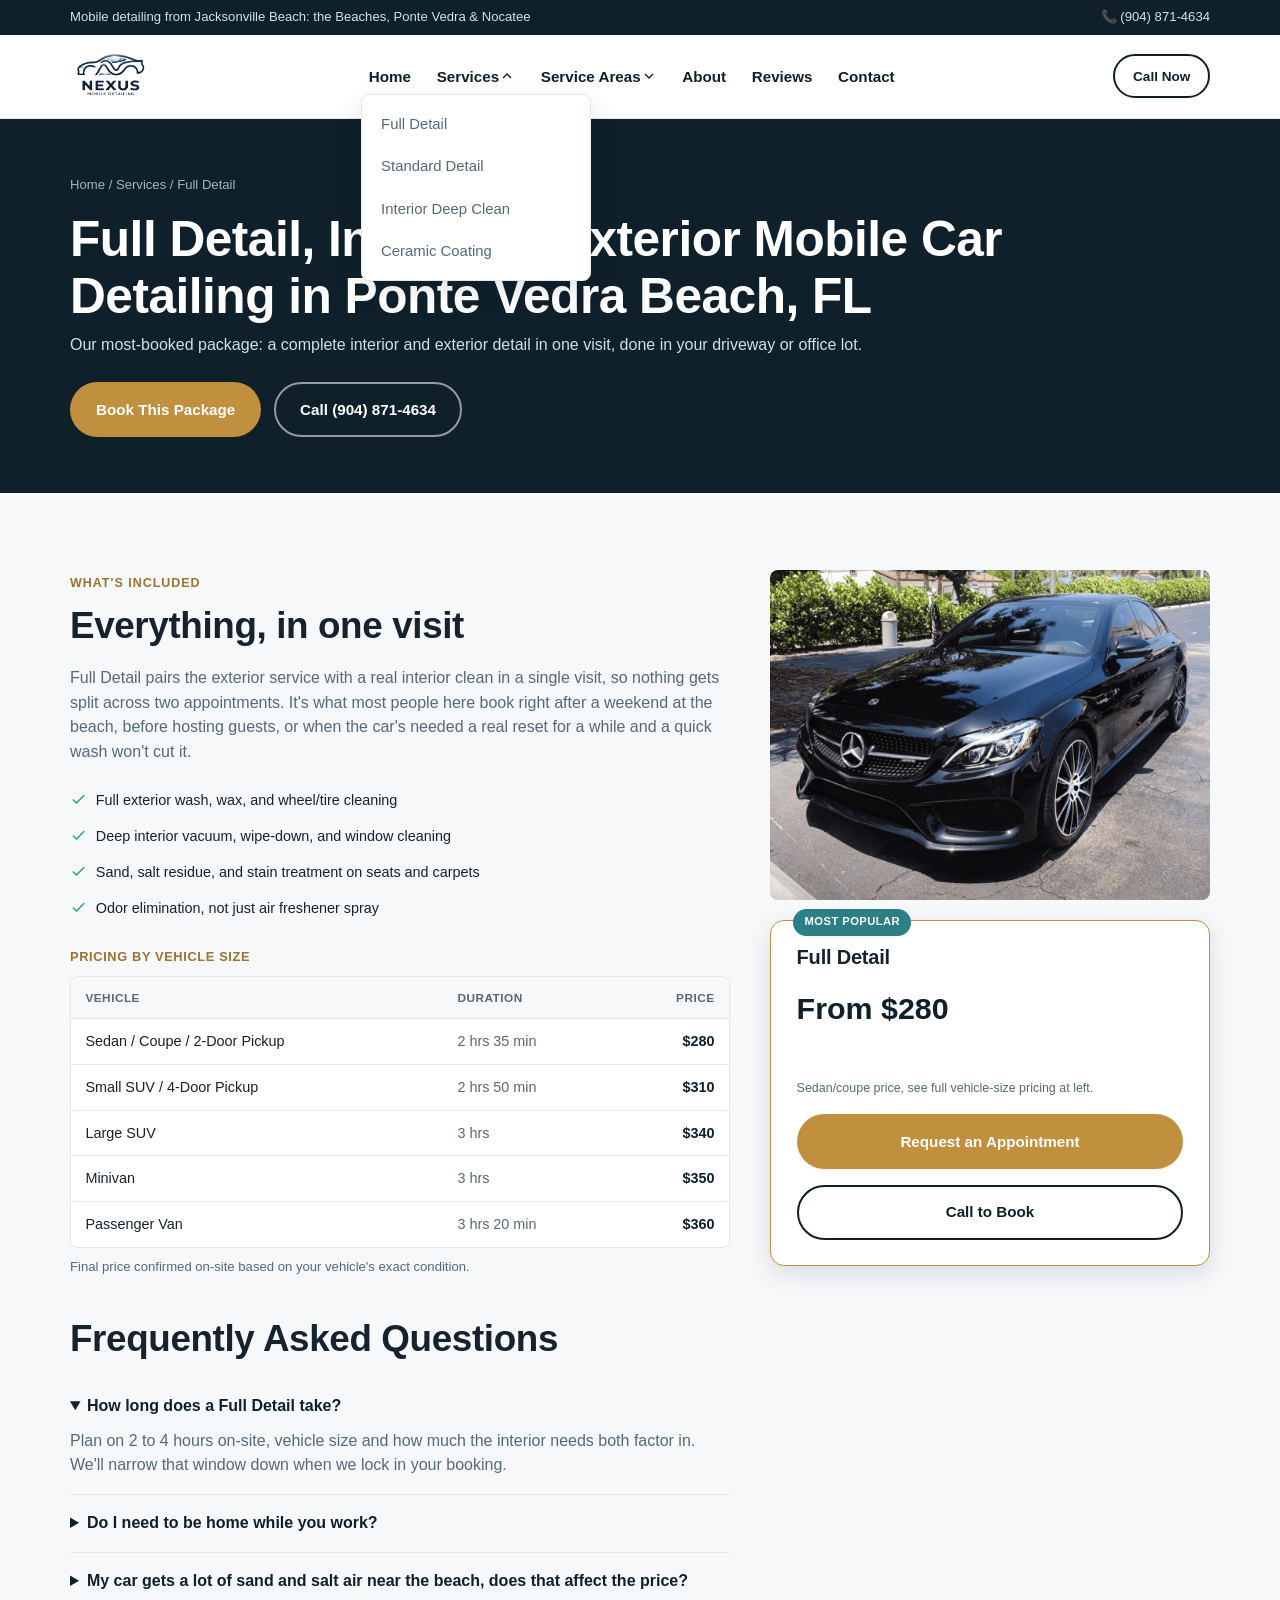
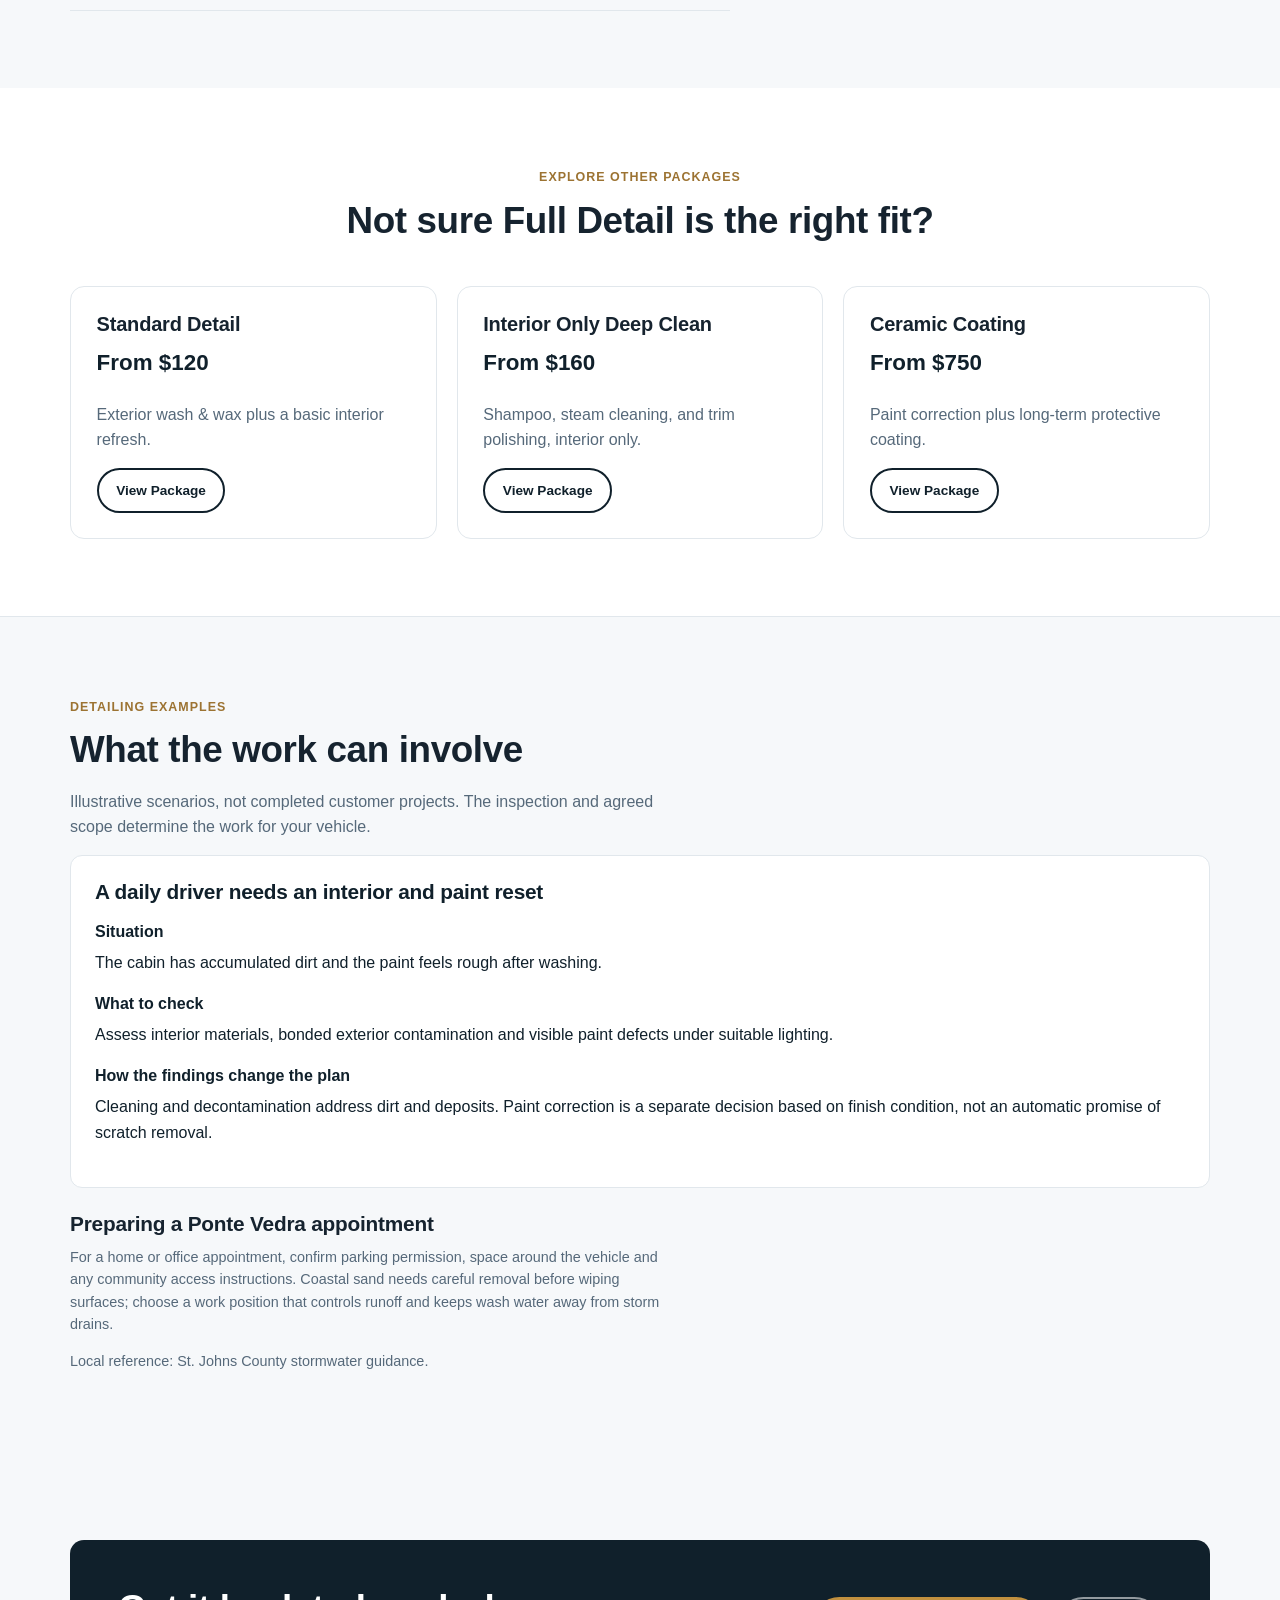
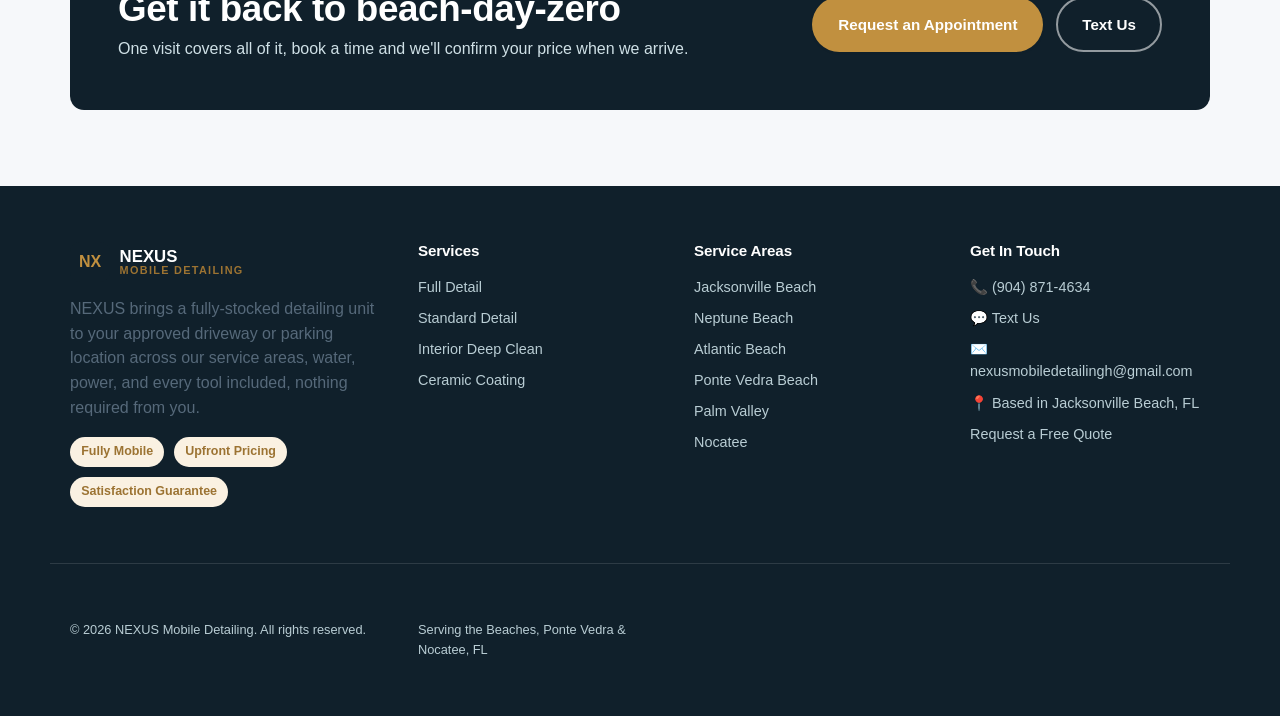
<file: services/full-detail.html>
<!DOCTYPE html>
<html lang="en">
<head>
<meta charset="UTF-8">
<meta name="viewport" content="width=device-width, initial-scale=1.0">
<!-- Google tag (gtag.js) -->
<script async src="https://www.googletagmanager.com/gtag/js?id=G-3PVWG1TXE1"></script>
<script>
  window.dataLayer = window.dataLayer || [];
  function gtag(){dataLayer.push(arguments);}
  gtag('js', new Date());
  gtag('config', 'G-3PVWG1TXE1');
</script>
<title>Full Detail in Ponte Vedra Beach, FL, From $280 | NEXUS</title>
<meta name="description" content="Our most popular package: interior and exterior detailing combined, from $280. Fully mobile across Ponte Vedra Beach and St. Johns County, FL.">
<meta property="og:type" content="website">
<meta property="og:title" content="Full Detail in Ponte Vedra Beach, FL, From $280 | NEXUS">
<meta property="og:description" content="Our most popular package: interior and exterior detailing combined, from $280. Fully mobile across Ponte Vedra Beach and St. Johns County, FL.">
<meta property="og:url" content="https://www.nexusmobiledetailingh.com/services/full-detail">
<meta property="og:image" content="https://www.nexusmobiledetailingh.com/images/og-image.jpg">
<meta property="og:site_name" content="NEXUS Mobile Detailing">
<meta name="twitter:card" content="summary_large_image">
<meta name="twitter:title" content="Full Detail in Ponte Vedra Beach, FL, From $280 | NEXUS">
<meta name="twitter:description" content="Our most popular package: interior and exterior detailing combined, from $280. Fully mobile across Ponte Vedra Beach and St. Johns County, FL.">
<meta name="twitter:image" content="https://www.nexusmobiledetailingh.com/images/og-image.jpg">
<link rel="icon" href="../favicon.ico" sizes="48x48">
<link rel="icon" href="../favicon.svg" type="image/svg+xml">
<link rel="canonical" href="https://www.nexusmobiledetailingh.com/services/full-detail">
<link rel="stylesheet" href="../css/style.css?v=20261110">
<script type="application/ld+json">
{
  "@context": "https://schema.org",
  "@type": "BreadcrumbList",
  "itemListElement": [
    { "@type": "ListItem", "position": 1, "name": "Home", "item": "https://www.nexusmobiledetailingh.com/" },
    { "@type": "ListItem", "position": 2, "name": "Services", "item": "https://www.nexusmobiledetailingh.com/#packages" },
    { "@type": "ListItem", "position": 3, "name": "Full Detail" }
  ]
}
</script>
<script type="application/ld+json">
{
  "@context": "https://schema.org",
  "@type": "Service",
  "serviceType": "Full Detail",
  "name": "Full Detail | NEXUS Mobile Detailing",
  "description": "Combined interior and exterior detail with deep cleaning and odor elimination, priced by vehicle size, delivered at your home or office in Ponte Vedra Beach, FL.",
  "provider": { "@type": "AutoDetailing", "name": "NEXUS Mobile Detailing", "telephone": "+1-904-871-4634" },
  "areaServed": [ "Ponte Vedra Beach FL", "Nocatee FL", "St. Johns County FL", "Jacksonville Beach FL", "Jacksonville FL" ],
  "offers": { "@type": "AggregateOffer", "priceCurrency": "USD", "lowPrice": "360", "highPrice": "415" }
}
</script>
<script type="application/ld+json">
{
  "@context": "https://schema.org",
  "@type": "FAQPage",
  "mainEntity": [
    {
      "@type": "Question",
      "name": "How long does a Full Detail take?",
      "acceptedAnswer": { "@type": "Answer", "text": "Plan on 2 to 4 hours on-site, vehicle size and how much the interior needs both factor in. We'll narrow that window down when we lock in your booking." }
    },
    {
      "@type": "Question",
      "name": "Do I need to be home while you work?",
      "acceptedAnswer": { "@type": "Answer", "text": "No. Leave the car unlocked or drop keys with us, go about your day, and we'll text you when it's ready." }
    },
    {
      "@type": "Question",
      "name": "My car gets a lot of sand and salt air near the beach, does that affect the price?",
      "acceptedAnswer": { "@type": "Answer", "text": "It might add some time if the carpets are really packed with sand or there's heavy salt film outside, mention it up front and we'll flag any change before we start, never after." }
    }
  ]
}
</script>
</head>
<body>
<a class="skip-link" href="#main">Skip to content</a>

<div class="utility-bar">
  <div class="container">
    <span>Mobile detailing from Jacksonville Beach: the Beaches, Ponte Vedra &amp; Nocatee</span>
    <a href="tel:+19048714634">📞 (904) 871-4634</a>
  </div>
</div>

<header class="site-header">
  <div class="container nav-row">
    <a href="../" class="logo">
      <img class="logo-img" src="../images/Nexus_Mobile_detailng-Photoroom.png" alt="NEXUS Mobile Detailing">
    </a>
    <nav class="main-nav" data-nav aria-label="Primary">
  <button class="nav-close" type="button" data-nav-close aria-label="Close menu">
    <svg viewBox="0 0 24 24" fill="none" stroke="currentColor" stroke-width="2"><path d="M6 6l12 12M18 6L6 18"/></svg>
  </button>
  <ul class="nav-list">
    <li><a href="../">Home</a></li>
    <li class="nav-group is-open">
      <span class="nav-group-label">Services <svg class="chevron" viewBox="0 0 24 24" fill="none" stroke="currentColor" stroke-width="2"><path d="M6 9l6 6 6-6"/></svg></span>
      <ul class="nav-sub">
        <li><a href="full-detail">Full Detail</a></li>
        <li><a href="standard-detail">Standard Detail</a></li>
        <li><a href="interior-deep-clean">Interior Deep Clean</a></li>
        <li><a href="ceramic-coating">Ceramic Coating</a></li>
      </ul>
    </li>
    <li class="nav-group">
      <button class="nav-group-label" type="button" aria-expanded="false" aria-controls="coverage-nav">Service Areas <svg class="chevron" viewBox="0 0 24 24" fill="none" stroke="currentColor" stroke-width="2" aria-hidden="true"><path d="M6 9l6 6 6-6"/></svg></button>
      <ul class="nav-sub" id="coverage-nav">
        <li><a href="../service-areas">All Service Areas</a></li>
        <li><a href="../service-areas#jacksonville-beach">Jacksonville Beach</a></li>
        <li><a href="../service-areas#neptune-beach">Neptune Beach</a></li>
        <li><a href="../service-areas#atlantic-beach">Atlantic Beach</a></li>
        <li><a href="../service-areas#ponte-vedra-beach">Ponte Vedra Beach</a></li>
        <li><a href="../service-areas#palm-valley">Palm Valley</a></li>
        <li><a href="../service-areas#nocatee">Nocatee</a></li>
      </ul>
    </li>
    <li><a href="../about">About</a></li>
    <li><a href="../reviews">Reviews</a></li>
    <li><a href="../contact">Contact</a></li>
  </ul>
  <div class="nav-cta">
    <a class="btn btn-outline btn-block" href="sms:+19048714634">Text Us</a>
    <a class="btn btn-primary btn-block" href="../contact">Request an Appointment</a>
  </div>
</nav>
    <div class="nav-actions">
      <a class="btn btn-outline btn-sm" href="tel:+19048714634">Call Now</a>
      <button class="nav-toggle" type="button" data-nav-toggle aria-label="Open menu">
        <svg viewBox="0 0 24 24" fill="none" stroke="currentColor" stroke-width="2"><path d="M3 6h18M3 12h18M3 18h18"/></svg>
      </button>
    </div>
  </div>
</header>
<div class="nav-overlay" data-nav-overlay></div>

<main id="main">

  <section class="page-hero">
    <div class="container">
      <div class="breadcrumbs"><a href="../">Home</a> / <a href="../#packages">Services</a> / Full Detail</div>
      <h1>Full Detail, Interior &amp; Exterior Mobile Car Detailing in Ponte Vedra Beach, FL</h1>
      <p class="lede muted" style="color:#cfe0e6">Our most-booked package: a complete interior and exterior detail in one visit, done in your driveway or office lot.</p>
      <div class="hero-ctas">
        <a class="btn btn-primary" href="../contact">Book This Package</a>
        <a class="btn btn-ghost" href="tel:+19048714634">Call (904) 871-4634</a>
      </div>
    </div>
  </section>

  <section>
    <div class="container two-col-layout">
      <div>
        <span class="eyebrow">What's Included</span>
        <h2>Everything, in one visit</h2>
        <p>Full Detail pairs the exterior service with a real interior clean in a single visit, so nothing gets split across two appointments. It's what most people here book right after a weekend at the beach, before hosting guests, or when the car's needed a real reset for a while and a quick wash won't cut it.</p>
        <ul class="package-list" style="gap:.85rem;margin:1.5rem 0">
          <li><svg viewBox="0 0 24 24" fill="none" stroke="currentColor" stroke-width="2"><path d="M20 6L9 17l-5-5"/></svg>Full exterior wash, wax, and wheel/tire cleaning</li>
          <li><svg viewBox="0 0 24 24" fill="none" stroke="currentColor" stroke-width="2"><path d="M20 6L9 17l-5-5"/></svg>Deep interior vacuum, wipe-down, and window cleaning</li>
          <li><svg viewBox="0 0 24 24" fill="none" stroke="currentColor" stroke-width="2"><path d="M20 6L9 17l-5-5"/></svg>Sand, salt residue, and stain treatment on seats and carpets</li>
          <li><svg viewBox="0 0 24 24" fill="none" stroke="currentColor" stroke-width="2"><path d="M20 6L9 17l-5-5"/></svg>Odor elimination, not just air freshener spray</li>
        </ul>
        <div class="tier-group-label">Pricing by Vehicle Size</div>
        <div class="table-scroll">
          <table class="tier-table">
            <thead><tr><th>Vehicle</th><th>Duration</th><th>Price</th></tr></thead>
            <tbody>
              <tr><td>Sedan / Coupe / 2-Door Pickup</td><td>2 hrs 35 min</td><td>$280</td></tr>
              <tr><td>Small SUV / 4-Door Pickup</td><td>2 hrs 50 min</td><td>$310</td></tr>
              <tr><td>Large SUV</td><td>3 hrs</td><td>$340</td></tr>
              <tr><td>Minivan</td><td>3 hrs</td><td>$350</td></tr>
              <tr><td>Passenger Van</td><td>3 hrs 20 min</td><td>$360</td></tr>
            </tbody>
          </table>
        </div>
        <p class="tier-note">Final price confirmed on-site based on your vehicle's exact condition.</p>

        <h2 style="margin-top:2.5rem">Frequently Asked Questions</h2>
        <details class="faq-item" open>
          <summary>How long does a Full Detail take?</summary>
          <p>Plan on 2 to 4 hours on-site, vehicle size and how much the interior needs both factor in. We'll narrow that window down when we lock in your booking.</p>
        </details>
        <details class="faq-item">
          <summary>Do I need to be home while you work?</summary>
          <p>No. Leave the car unlocked or drop keys with us, go about your day, and we'll text you when it's ready.</p>
        </details>
        <details class="faq-item">
          <summary>My car gets a lot of sand and salt air near the beach, does that affect the price?</summary>
          <p>It might add some time if the carpets are really packed with sand or there's heavy salt film outside, mention it up front and we'll flag any change before we start, never after.</p>
        </details>
      </div>

      <aside>
        <div class="img-slot" style="--ar:4/3;margin-bottom:1.25rem">
          <img src="../images/service-full.png" alt="Mobile Full Detail service on a car exterior in Ponte Vedra Beach, FL" loading="lazy">
          <span class="img-slot-label">Replace: images/service-full.png (900×675px)</span>
        </div>
        <div class="package-card featured">
          <span class="package-ribbon">Most Popular</span>
          <h3>Full Detail</h3>
          <p class="package-price">From $280</p>
          <p class="package-note">Sedan/coupe price, see full vehicle-size pricing at left.</p>
          <a class="btn btn-primary btn-block" href="../contact">Request an Appointment</a>
          <a class="btn btn-outline btn-block" href="tel:+19048714634">Call to Book</a>
        </div>
      </aside>
    </div>
  </section>

  <section class="section-alt">
    <div class="container">
      <div class="section-head center">
        <span class="eyebrow">Explore Other Packages</span>
        <h2>Not sure Full Detail is the right fit?</h2>
      </div>
      <div class="packages-grid" style="grid-template-columns:repeat(auto-fit,minmax(240px,1fr))">
        <div class="feature-card">
          <h3>Standard Detail</h3>
          <p class="package-price" style="font-size:1.4rem">From $120</p>
          <p>Exterior wash &amp; wax plus a basic interior refresh.</p>
          <a class="btn btn-outline btn-sm" href="standard-detail">View Package</a>
        </div>
        <div class="feature-card">
          <h3>Interior Only Deep Clean</h3>
          <p class="package-price" style="font-size:1.4rem">From $160</p>
          <p>Shampoo, steam cleaning, and trim polishing, interior only.</p>
          <a class="btn btn-outline btn-sm" href="interior-deep-clean">View Package</a>
        </div>
        <div class="feature-card">
          <h3>Ceramic Coating</h3>
          <p class="package-price" style="font-size:1.4rem">From $750</p>
          <p>Paint correction plus long-term protective coating.</p>
          <a class="btn btn-outline btn-sm" href="ceramic-coating">View Package</a>
        </div>
      </div>
    </div>
  </section>




<!-- FIELD-GUIDE START -->
<section class="field-guide"><div class="container"><span class="eyebrow">Detailing examples</span><h2>What the work can involve</h2><p class="guide-intro">Illustrative scenarios, not completed customer projects. The inspection and agreed scope determine the work for your vehicle.</p><div class="guide-grid"><article><h3>A daily driver needs an interior and paint reset</h3><dl><dt>Situation</dt><dd>The cabin has accumulated dirt and the paint feels rough after washing.</dd><dt>What to check</dt><dd>Assess interior materials, bonded exterior contamination and visible paint defects under suitable lighting.</dd><dt>How the findings change the plan</dt><dd>Cleaning and decontamination address dirt and deposits. Paint correction is a separate decision based on finish condition, not an automatic promise of scratch removal.</dd></dl></article></div><div class="guide-source"><h3>Preparing a Ponte Vedra appointment</h3><p>For a home or office appointment, confirm parking permission, space around the vehicle and any community access instructions. Coastal sand needs careful removal before wiping surfaces; choose a work position that controls runoff and keeps wash water away from storm drains.</p><p>Local reference: <a href="https://www.sjcfl.us/stormwater-pollution/" target="_blank" rel="noopener">St. Johns County stormwater guidance</a>.</p></div></div></section>
<!-- FIELD-GUIDE END -->
<section>
    <div class="container">
      <div class="cta-band">
        <div>
          <h2>Get it back to beach-day-zero</h2>
          <p>One visit covers all of it, book a time and we'll confirm your price when we arrive.</p>
        </div>
        <div class="hero-ctas">
          <a class="btn btn-primary" href="../contact">Request an Appointment</a>
          <a class="btn btn-ghost" href="sms:+19048714634">Text Us</a>
        </div>
      </div>
    </div>
  </section></main>

<footer class="site-footer">
  <div class="container">
    <div>
      <div class="footer-logo">
        <span class="logo-mark">NX</span>
        <span class="logo-text"><strong style="color:#fff">NEXUS</strong><span>Mobile Detailing</span></span>
      </div>
      <p class="muted">NEXUS brings a fully-stocked detailing unit to your approved driveway or parking location across our service areas, water, power, and every tool included, nothing required from you.</p>
      <div class="badge-list">
        <span>Fully Mobile</span><span>Upfront Pricing</span><span>Satisfaction Guarantee</span>
      </div>
    </div>
    <div>
      <h4>Services</h4>
      <div class="footer-links">
        <a href="full-detail">Full Detail</a>
        <a href="standard-detail">Standard Detail</a>
        <a href="interior-deep-clean">Interior Deep Clean</a>
        <a href="ceramic-coating">Ceramic Coating</a>
      </div>
    </div>
    <div>
      <h4>Service Areas</h4>
      <div class="footer-links">
        <a href="../service-areas#jacksonville-beach">Jacksonville Beach</a>
        <a href="../service-areas#neptune-beach">Neptune Beach</a>
        <a href="../service-areas#atlantic-beach">Atlantic Beach</a>
        <a href="../service-areas#ponte-vedra-beach">Ponte Vedra Beach</a>
        <a href="../service-areas#palm-valley">Palm Valley</a>
        <a href="../service-areas#nocatee">Nocatee</a>
      </div>
    </div>
    <div>
      <h4>Get In Touch</h4>
      <div class="footer-links">
        <a href="tel:+19048714634">📞 (904) 871-4634</a>
        <a href="sms:+19048714634">💬 Text Us</a>
        <a href="mailto:nexusmobiledetailingh@gmail.com">✉️ nexusmobiledetailingh@gmail.com</a>
        <a href="https://www.google.com/maps/search/?api=1&query=4300+S+Beach+Pkwy+Jacksonville+Beach+FL+32250" target="_blank" rel="noopener">📍 Based in Jacksonville Beach, FL</a>
        <a href="../contact">Request a Free Quote</a>
      </div>
    </div>
  </div>
  <div class="container footer-bottom">
    <span>© <span data-year></span> NEXUS Mobile Detailing. All rights reserved.</span>
    <span>Serving the Beaches, Ponte Vedra &amp; Nocatee, FL</span>
  </div>
</footer>

<div class="mobile-action-bar">
  <a href="tel:+19048714634"><svg viewBox="0 0 24 24" fill="none" stroke="currentColor" stroke-width="2"><path d="M22 16.92v3a2 2 0 0 1-2.18 2 19.79 19.79 0 0 1-8.63-3.07 19.5 19.5 0 0 1-6-6 19.79 19.79 0 0 1-3.07-8.67A2 2 0 0 1 4.11 2h3a2 2 0 0 1 2 1.72c.12.9.34 1.79.65 2.65a2 2 0 0 1-.45 2.11L8.09 9.91a16 16 0 0 0 6 6l1.43-1.27a2 2 0 0 1 2.11-.45c.86.31 1.75.53 2.65.65A2 2 0 0 1 22 16.92z"/></svg>Call</a>
  <a href="sms:+19048714634"><svg viewBox="0 0 24 24" fill="none" stroke="currentColor" stroke-width="2"><path d="M21 15a2 2 0 0 1-2 2H7l-4 4V5a2 2 0 0 1 2-2h14a2 2 0 0 1 2 2Z"/></svg>Text</a>
  <a href="../contact"><svg viewBox="0 0 24 24" fill="none" stroke="currentColor" stroke-width="2"><path d="M9 11l3 3L22 4M21 12v7a2 2 0 0 1-2 2H5a2 2 0 0 1-2-2V5a2 2 0 0 1 2-2h11"/></svg>Request an Appointment</a>
</div>

<script src="../js/main.js?v=20261110"></script>
</body>
</html>
</file>
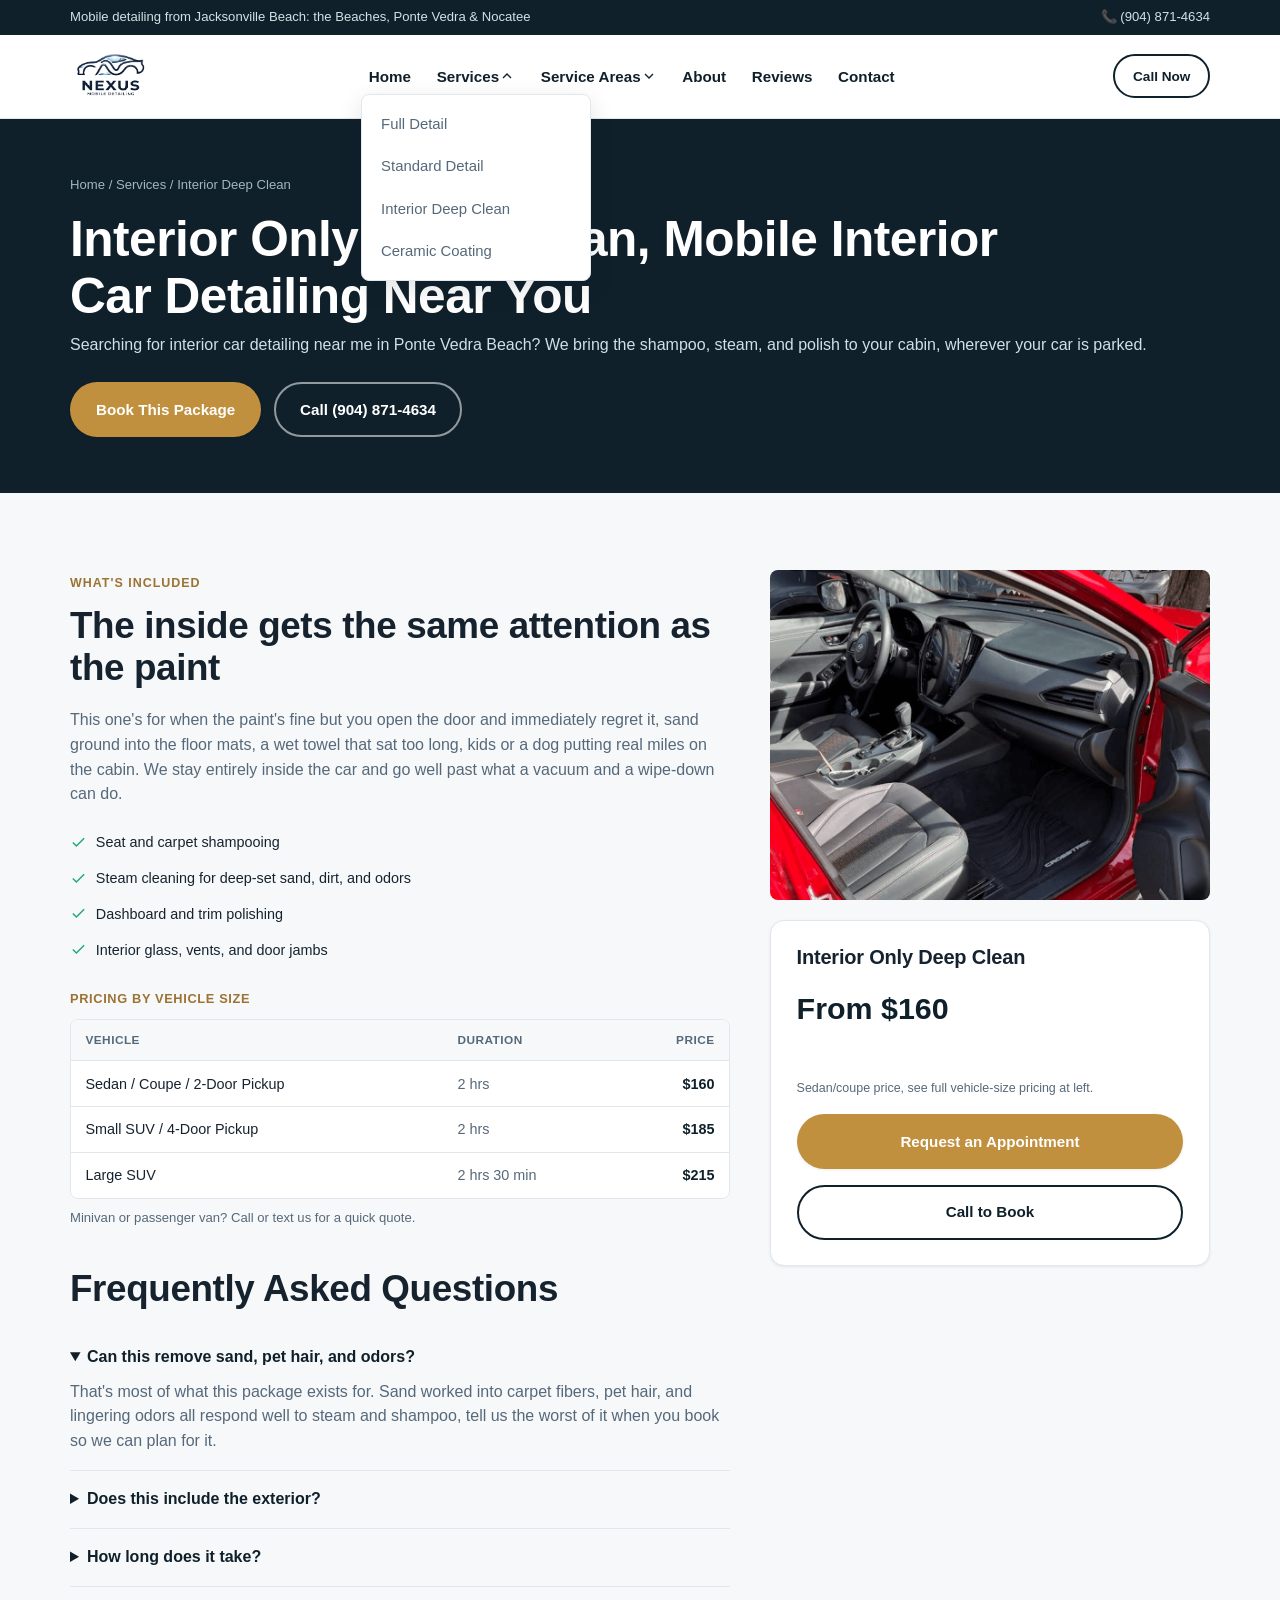
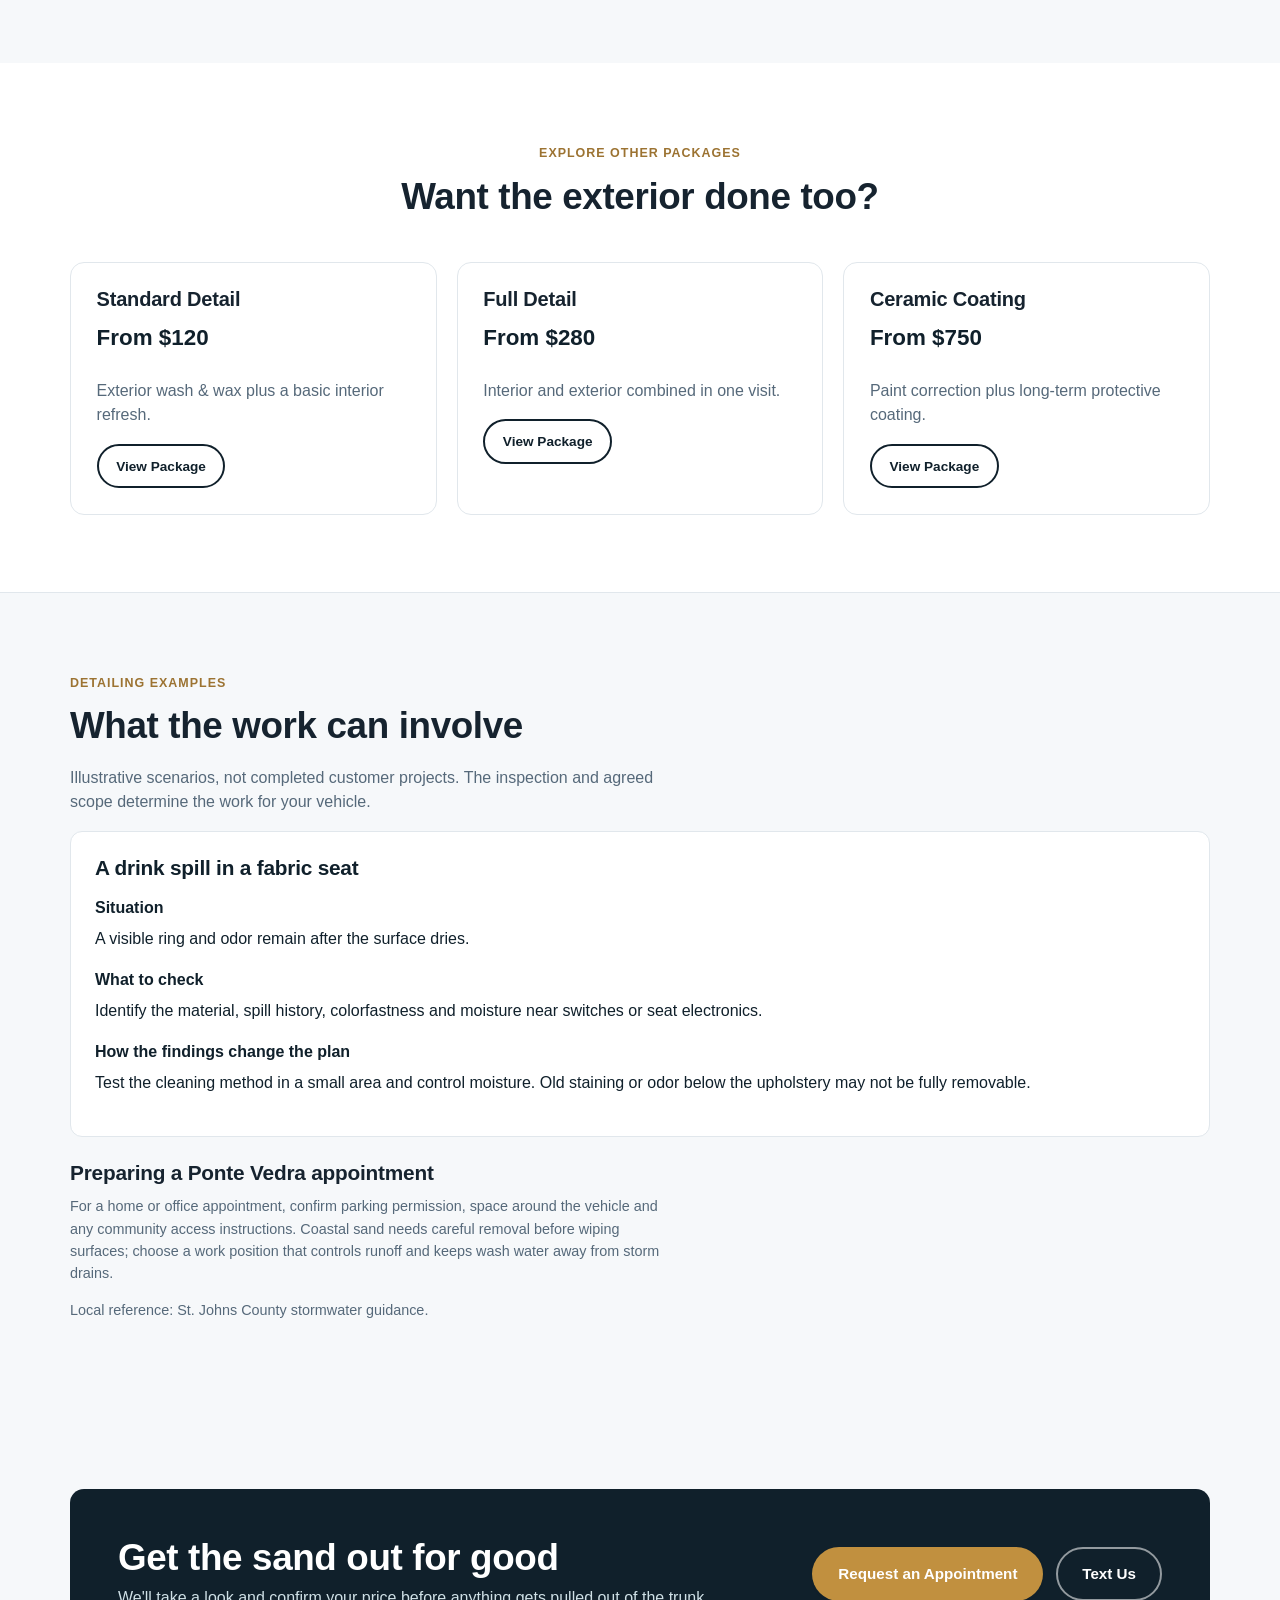
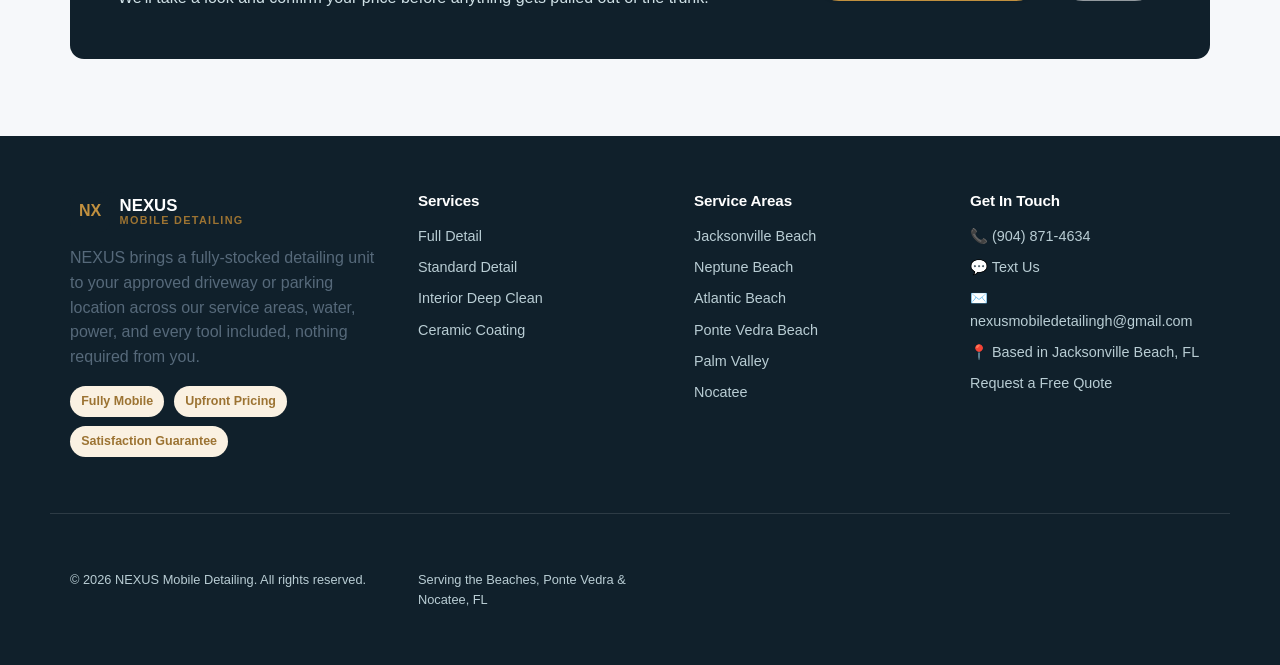
<file: services/interior-deep-clean.html>
<!DOCTYPE html>
<html lang="en">
<head>
<meta charset="UTF-8">
<meta name="viewport" content="width=device-width, initial-scale=1.0">
<!-- Google tag (gtag.js) -->
<script async src="https://www.googletagmanager.com/gtag/js?id=G-3PVWG1TXE1"></script>
<script>
  window.dataLayer = window.dataLayer || [];
  function gtag(){dataLayer.push(arguments);}
  gtag('js', new Date());
  gtag('config', 'G-3PVWG1TXE1');
</script>
<title>Interior Deep Clean, Ponte Vedra Beach FL, From $160 | NEXUS</title>
<meta name="description" content="Interior car detailing in Ponte Vedra Beach, FL: seat and carpet shampoo, steam cleaning and dash polishing, from $160. Mobile, we come to you.">
<meta property="og:type" content="website">
<meta property="og:title" content="Interior Deep Clean, Ponte Vedra Beach FL, From $160 | NEXUS">
<meta property="og:description" content="Interior car detailing in Ponte Vedra Beach, FL: seat and carpet shampoo, steam cleaning and dash polishing, from $160. Mobile, we come to you.">
<meta property="og:url" content="https://www.nexusmobiledetailingh.com/services/interior-deep-clean">
<meta property="og:image" content="https://www.nexusmobiledetailingh.com/images/og-image.jpg">
<meta property="og:site_name" content="NEXUS Mobile Detailing">
<meta name="twitter:card" content="summary_large_image">
<meta name="twitter:title" content="Interior Deep Clean, Ponte Vedra Beach FL, From $160 | NEXUS">
<meta name="twitter:description" content="Interior car detailing in Ponte Vedra Beach, FL: seat and carpet shampoo, steam cleaning and dash polishing, from $160. Mobile, we come to you.">
<meta name="twitter:image" content="https://www.nexusmobiledetailingh.com/images/og-image.jpg">
<link rel="icon" href="../favicon.ico" sizes="48x48">
<link rel="icon" href="../favicon.svg" type="image/svg+xml">
<link rel="canonical" href="https://www.nexusmobiledetailingh.com/services/interior-deep-clean">
<link rel="stylesheet" href="../css/style.css?v=20261110">
<script type="application/ld+json">
{
  "@context": "https://schema.org",
  "@type": "BreadcrumbList",
  "itemListElement": [
    { "@type": "ListItem", "position": 1, "name": "Home", "item": "https://www.nexusmobiledetailingh.com/" },
    { "@type": "ListItem", "position": 2, "name": "Services", "item": "https://www.nexusmobiledetailingh.com/#packages" },
    { "@type": "ListItem", "position": 3, "name": "Interior Deep Clean" }
  ]
}
</script>
<script type="application/ld+json">
{
  "@context": "https://schema.org",
  "@type": "Service",
  "serviceType": "Interior Only Deep Clean",
  "name": "Interior Only Deep Clean | NEXUS Mobile Detailing",
  "description": "Seat and carpet shampoo, steam cleaning, and dash/trim polishing, priced by vehicle size, delivered at your home or office in Ponte Vedra Beach, FL.",
  "provider": { "@type": "AutoDetailing", "name": "NEXUS Mobile Detailing", "telephone": "+1-904-871-4634" },
  "areaServed": [ "Ponte Vedra Beach FL", "Nocatee FL", "St. Johns County FL", "Jacksonville Beach FL", "Jacksonville FL" ],
  "offers": { "@type": "AggregateOffer", "priceCurrency": "USD", "lowPrice": "225", "highPrice": "300" }
}
</script>
<script type="application/ld+json">
{
  "@context": "https://schema.org",
  "@type": "FAQPage",
  "mainEntity": [
    {
      "@type": "Question",
      "name": "Can this remove sand, pet hair, and odors?",
      "acceptedAnswer": { "@type": "Answer", "text": "That's most of what this package exists for. Sand worked into carpet fibers, pet hair, and lingering odors all respond well to steam and shampoo, tell us the worst of it when you book so we can plan for it." }
    },
    {
      "@type": "Question",
      "name": "Does this include the exterior?",
      "acceptedAnswer": { "@type": "Answer", "text": "It doesn't, this one stays inside the cabin. Add the exterior and you're really just booking a Full Detail, which bundles both at a better combined price." }
    },
    {
      "@type": "Question",
      "name": "How long does it take?",
      "acceptedAnswer": { "@type": "Answer", "text": "Somewhere between 90 minutes and 2.5 hours, mostly driven by how much sand and grime we're actually working out of the carpet." }
    }
  ]
}
</script>
</head>
<body>
<a class="skip-link" href="#main">Skip to content</a>

<div class="utility-bar">
  <div class="container">
    <span>Mobile detailing from Jacksonville Beach: the Beaches, Ponte Vedra &amp; Nocatee</span>
    <a href="tel:+19048714634">📞 (904) 871-4634</a>
  </div>
</div>

<header class="site-header">
  <div class="container nav-row">
    <a href="../" class="logo">
      <img class="logo-img" src="../images/Nexus_Mobile_detailng-Photoroom.png" alt="NEXUS Mobile Detailing">
    </a>
    <nav class="main-nav" data-nav aria-label="Primary">
  <button class="nav-close" type="button" data-nav-close aria-label="Close menu">
    <svg viewBox="0 0 24 24" fill="none" stroke="currentColor" stroke-width="2"><path d="M6 6l12 12M18 6L6 18"/></svg>
  </button>
  <ul class="nav-list">
    <li><a href="../">Home</a></li>
    <li class="nav-group is-open">
      <span class="nav-group-label">Services <svg class="chevron" viewBox="0 0 24 24" fill="none" stroke="currentColor" stroke-width="2"><path d="M6 9l6 6 6-6"/></svg></span>
      <ul class="nav-sub">
        <li><a href="full-detail">Full Detail</a></li>
        <li><a href="standard-detail">Standard Detail</a></li>
        <li><a href="interior-deep-clean">Interior Deep Clean</a></li>
        <li><a href="ceramic-coating">Ceramic Coating</a></li>
      </ul>
    </li>
    <li class="nav-group">
      <button class="nav-group-label" type="button" aria-expanded="false" aria-controls="coverage-nav">Service Areas <svg class="chevron" viewBox="0 0 24 24" fill="none" stroke="currentColor" stroke-width="2" aria-hidden="true"><path d="M6 9l6 6 6-6"/></svg></button>
      <ul class="nav-sub" id="coverage-nav">
        <li><a href="../service-areas">All Service Areas</a></li>
        <li><a href="../service-areas#jacksonville-beach">Jacksonville Beach</a></li>
        <li><a href="../service-areas#neptune-beach">Neptune Beach</a></li>
        <li><a href="../service-areas#atlantic-beach">Atlantic Beach</a></li>
        <li><a href="../service-areas#ponte-vedra-beach">Ponte Vedra Beach</a></li>
        <li><a href="../service-areas#palm-valley">Palm Valley</a></li>
        <li><a href="../service-areas#nocatee">Nocatee</a></li>
      </ul>
    </li>
    <li><a href="../about">About</a></li>
    <li><a href="../reviews">Reviews</a></li>
    <li><a href="../contact">Contact</a></li>
  </ul>
  <div class="nav-cta">
    <a class="btn btn-outline btn-block" href="sms:+19048714634">Text Us</a>
    <a class="btn btn-primary btn-block" href="../contact">Request an Appointment</a>
  </div>
</nav>
    <div class="nav-actions">
      <a class="btn btn-outline btn-sm" href="tel:+19048714634">Call Now</a>
      <button class="nav-toggle" type="button" data-nav-toggle aria-label="Open menu">
        <svg viewBox="0 0 24 24" fill="none" stroke="currentColor" stroke-width="2"><path d="M3 6h18M3 12h18M3 18h18"/></svg>
      </button>
    </div>
  </div>
</header>
<div class="nav-overlay" data-nav-overlay></div>

<main id="main">

  <section class="page-hero">
    <div class="container">
      <div class="breadcrumbs"><a href="../">Home</a> / <a href="../#packages">Services</a> / Interior Deep Clean</div>
      <h1>Interior Only Deep Clean, Mobile Interior Car Detailing Near You</h1>
      <p class="lede muted" style="color:#cfe0e6">Searching for interior car detailing near me in Ponte Vedra Beach? We bring the shampoo, steam, and polish to your cabin, wherever your car is parked.</p>
      <div class="hero-ctas">
        <a class="btn btn-primary" href="../contact">Book This Package</a>
        <a class="btn btn-ghost" href="tel:+19048714634">Call (904) 871-4634</a>
      </div>
    </div>
  </section>

  <section>
    <div class="container two-col-layout">
      <div>
        <span class="eyebrow">What's Included</span>
        <h2>The inside gets the same attention as the paint</h2>
        <p>This one's for when the paint's fine but you open the door and immediately regret it, sand ground into the floor mats, a wet towel that sat too long, kids or a dog putting real miles on the cabin. We stay entirely inside the car and go well past what a vacuum and a wipe-down can do.</p>
        <ul class="package-list" style="gap:.85rem;margin:1.5rem 0">
          <li><svg viewBox="0 0 24 24" fill="none" stroke="currentColor" stroke-width="2"><path d="M20 6L9 17l-5-5"/></svg>Seat and carpet shampooing</li>
          <li><svg viewBox="0 0 24 24" fill="none" stroke="currentColor" stroke-width="2"><path d="M20 6L9 17l-5-5"/></svg>Steam cleaning for deep-set sand, dirt, and odors</li>
          <li><svg viewBox="0 0 24 24" fill="none" stroke="currentColor" stroke-width="2"><path d="M20 6L9 17l-5-5"/></svg>Dashboard and trim polishing</li>
          <li><svg viewBox="0 0 24 24" fill="none" stroke="currentColor" stroke-width="2"><path d="M20 6L9 17l-5-5"/></svg>Interior glass, vents, and door jambs</li>
        </ul>
        <div class="tier-group-label">Pricing by Vehicle Size</div>
        <div class="table-scroll">
          <table class="tier-table">
            <thead><tr><th>Vehicle</th><th>Duration</th><th>Price</th></tr></thead>
            <tbody>
              <tr><td>Sedan / Coupe / 2-Door Pickup</td><td>2 hrs</td><td>$160</td></tr>
              <tr><td>Small SUV / 4-Door Pickup</td><td>2 hrs</td><td>$185</td></tr>
              <tr><td>Large SUV</td><td>2 hrs 30 min</td><td>$215</td></tr>
            </tbody>
          </table>
        </div>
        <p class="tier-note">Minivan or passenger van? Call or text us for a quick quote.</p>

        <h2 style="margin-top:2.5rem">Frequently Asked Questions</h2>
        <details class="faq-item" open>
          <summary>Can this remove sand, pet hair, and odors?</summary>
          <p>That's most of what this package exists for. Sand worked into carpet fibers, pet hair, and lingering odors all respond well to steam and shampoo, tell us the worst of it when you book so we can plan for it.</p>
        </details>
        <details class="faq-item">
          <summary>Does this include the exterior?</summary>
          <p>It doesn't, this one stays inside the cabin. Add the exterior and you're really just booking a Full Detail, which bundles both at a better combined price.</p>
        </details>
        <details class="faq-item">
          <summary>How long does it take?</summary>
          <p>Somewhere between 90 minutes and 2.5 hours, mostly driven by how much sand and grime we're actually working out of the carpet.</p>
        </details>
      </div>

      <aside>
        <div class="img-slot" style="--ar:4/3;margin-bottom:1.25rem">
          <img src="../images/service-interior.png" alt="Mobile interior deep clean and seat shampoo in Ponte Vedra Beach, FL" loading="lazy">
          <span class="img-slot-label">Replace: images/service-interior.png (900×675px)</span>
        </div>
        <div class="package-card">
          <h3>Interior Only Deep Clean</h3>
          <p class="package-price">From $160</p>
          <p class="package-note">Sedan/coupe price, see full vehicle-size pricing at left.</p>
          <a class="btn btn-primary btn-block" href="../contact">Request an Appointment</a>
          <a class="btn btn-outline btn-block" href="tel:+19048714634">Call to Book</a>
        </div>
      </aside>
    </div>
  </section>

  <section class="section-alt">
    <div class="container">
      <div class="section-head center">
        <span class="eyebrow">Explore Other Packages</span>
        <h2>Want the exterior done too?</h2>
      </div>
      <div class="packages-grid" style="grid-template-columns:repeat(auto-fit,minmax(240px,1fr))">
        <div class="feature-card">
          <h3>Standard Detail</h3>
          <p class="package-price" style="font-size:1.4rem">From $120</p>
          <p>Exterior wash &amp; wax plus a basic interior refresh.</p>
          <a class="btn btn-outline btn-sm" href="standard-detail">View Package</a>
        </div>
        <div class="feature-card">
          <h3>Full Detail</h3>
          <p class="package-price" style="font-size:1.4rem">From $280</p>
          <p>Interior and exterior combined in one visit.</p>
          <a class="btn btn-outline btn-sm" href="full-detail">View Package</a>
        </div>
        <div class="feature-card">
          <h3>Ceramic Coating</h3>
          <p class="package-price" style="font-size:1.4rem">From $750</p>
          <p>Paint correction plus long-term protective coating.</p>
          <a class="btn btn-outline btn-sm" href="ceramic-coating">View Package</a>
        </div>
      </div>
    </div>
  </section>




<!-- FIELD-GUIDE START -->
<section class="field-guide"><div class="container"><span class="eyebrow">Detailing examples</span><h2>What the work can involve</h2><p class="guide-intro">Illustrative scenarios, not completed customer projects. The inspection and agreed scope determine the work for your vehicle.</p><div class="guide-grid"><article><h3>A drink spill in a fabric seat</h3><dl><dt>Situation</dt><dd>A visible ring and odor remain after the surface dries.</dd><dt>What to check</dt><dd>Identify the material, spill history, colorfastness and moisture near switches or seat electronics.</dd><dt>How the findings change the plan</dt><dd>Test the cleaning method in a small area and control moisture. Old staining or odor below the upholstery may not be fully removable.</dd></dl></article></div><div class="guide-source"><h3>Preparing a Ponte Vedra appointment</h3><p>For a home or office appointment, confirm parking permission, space around the vehicle and any community access instructions. Coastal sand needs careful removal before wiping surfaces; choose a work position that controls runoff and keeps wash water away from storm drains.</p><p>Local reference: <a href="https://www.sjcfl.us/stormwater-pollution/" target="_blank" rel="noopener">St. Johns County stormwater guidance</a>.</p></div></div></section>
<!-- FIELD-GUIDE END -->
<section>
    <div class="container">
      <div class="cta-band">
        <div>
          <h2>Get the sand out for good</h2>
          <p>We'll take a look and confirm your price before anything gets pulled out of the trunk.</p>
        </div>
        <div class="hero-ctas">
          <a class="btn btn-primary" href="../contact">Request an Appointment</a>
          <a class="btn btn-ghost" href="sms:+19048714634">Text Us</a>
        </div>
      </div>
    </div>
  </section></main>

<footer class="site-footer">
  <div class="container">
    <div>
      <div class="footer-logo">
        <span class="logo-mark">NX</span>
        <span class="logo-text"><strong style="color:#fff">NEXUS</strong><span>Mobile Detailing</span></span>
      </div>
      <p class="muted">NEXUS brings a fully-stocked detailing unit to your approved driveway or parking location across our service areas, water, power, and every tool included, nothing required from you.</p>
      <div class="badge-list">
        <span>Fully Mobile</span><span>Upfront Pricing</span><span>Satisfaction Guarantee</span>
      </div>
    </div>
    <div>
      <h4>Services</h4>
      <div class="footer-links">
        <a href="full-detail">Full Detail</a>
        <a href="standard-detail">Standard Detail</a>
        <a href="interior-deep-clean">Interior Deep Clean</a>
        <a href="ceramic-coating">Ceramic Coating</a>
      </div>
    </div>
    <div>
      <h4>Service Areas</h4>
      <div class="footer-links">
        <a href="../service-areas#jacksonville-beach">Jacksonville Beach</a>
        <a href="../service-areas#neptune-beach">Neptune Beach</a>
        <a href="../service-areas#atlantic-beach">Atlantic Beach</a>
        <a href="../service-areas#ponte-vedra-beach">Ponte Vedra Beach</a>
        <a href="../service-areas#palm-valley">Palm Valley</a>
        <a href="../service-areas#nocatee">Nocatee</a>
      </div>
    </div>
    <div>
      <h4>Get In Touch</h4>
      <div class="footer-links">
        <a href="tel:+19048714634">📞 (904) 871-4634</a>
        <a href="sms:+19048714634">💬 Text Us</a>
        <a href="mailto:nexusmobiledetailingh@gmail.com">✉️ nexusmobiledetailingh@gmail.com</a>
        <a href="https://www.google.com/maps/search/?api=1&query=4300+S+Beach+Pkwy+Jacksonville+Beach+FL+32250" target="_blank" rel="noopener">📍 Based in Jacksonville Beach, FL</a>
        <a href="../contact">Request a Free Quote</a>
      </div>
    </div>
  </div>
  <div class="container footer-bottom">
    <span>© <span data-year></span> NEXUS Mobile Detailing. All rights reserved.</span>
    <span>Serving the Beaches, Ponte Vedra &amp; Nocatee, FL</span>
  </div>
</footer>

<div class="mobile-action-bar">
  <a href="tel:+19048714634"><svg viewBox="0 0 24 24" fill="none" stroke="currentColor" stroke-width="2"><path d="M22 16.92v3a2 2 0 0 1-2.18 2 19.79 19.79 0 0 1-8.63-3.07 19.5 19.5 0 0 1-6-6 19.79 19.79 0 0 1-3.07-8.67A2 2 0 0 1 4.11 2h3a2 2 0 0 1 2 1.72c.12.9.34 1.79.65 2.65a2 2 0 0 1-.45 2.11L8.09 9.91a16 16 0 0 0 6 6l1.43-1.27a2 2 0 0 1 2.11-.45c.86.31 1.75.53 2.65.65A2 2 0 0 1 22 16.92z"/></svg>Call</a>
  <a href="sms:+19048714634"><svg viewBox="0 0 24 24" fill="none" stroke="currentColor" stroke-width="2"><path d="M21 15a2 2 0 0 1-2 2H7l-4 4V5a2 2 0 0 1 2-2h14a2 2 0 0 1 2 2Z"/></svg>Text</a>
  <a href="../contact"><svg viewBox="0 0 24 24" fill="none" stroke="currentColor" stroke-width="2"><path d="M9 11l3 3L22 4M21 12v7a2 2 0 0 1-2 2H5a2 2 0 0 1-2-2V5a2 2 0 0 1 2-2h11"/></svg>Request an Appointment</a>
</div>

<script src="../js/main.js?v=20261110"></script>
</body>
</html>
</file>
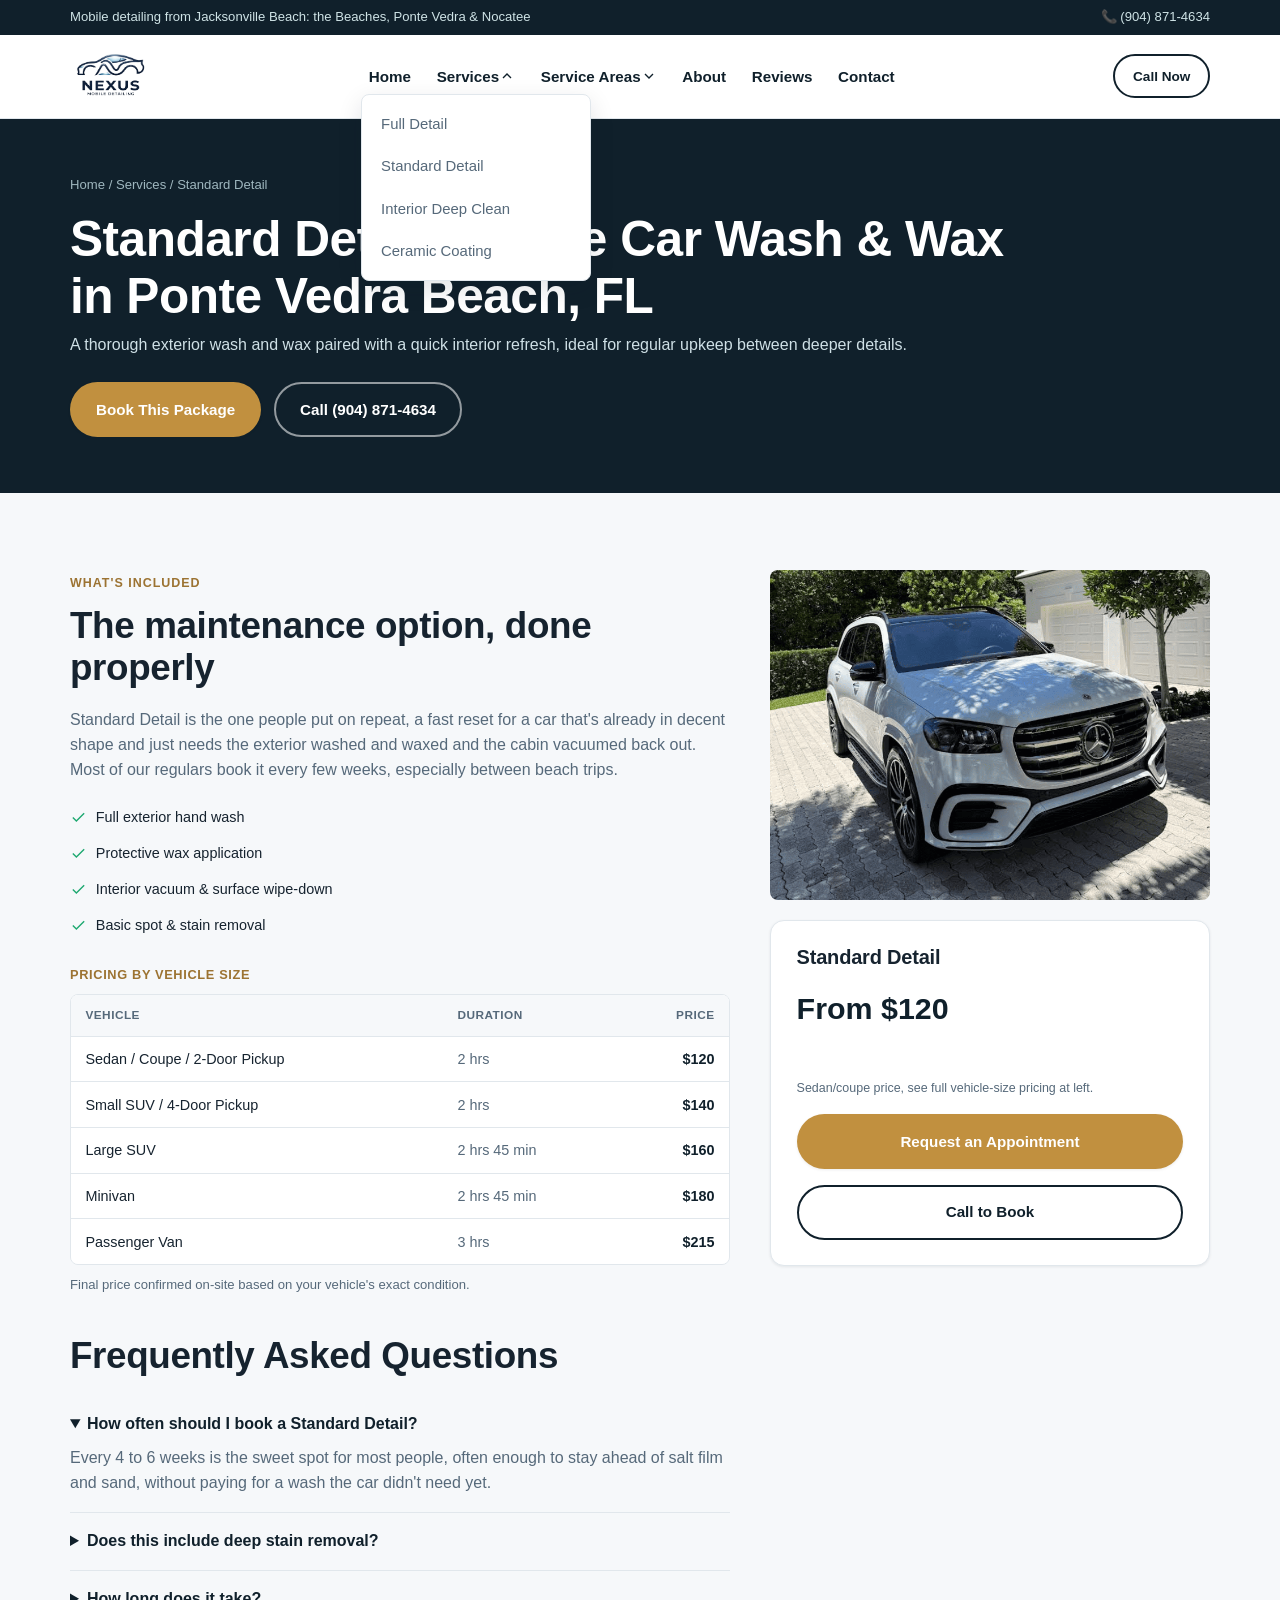
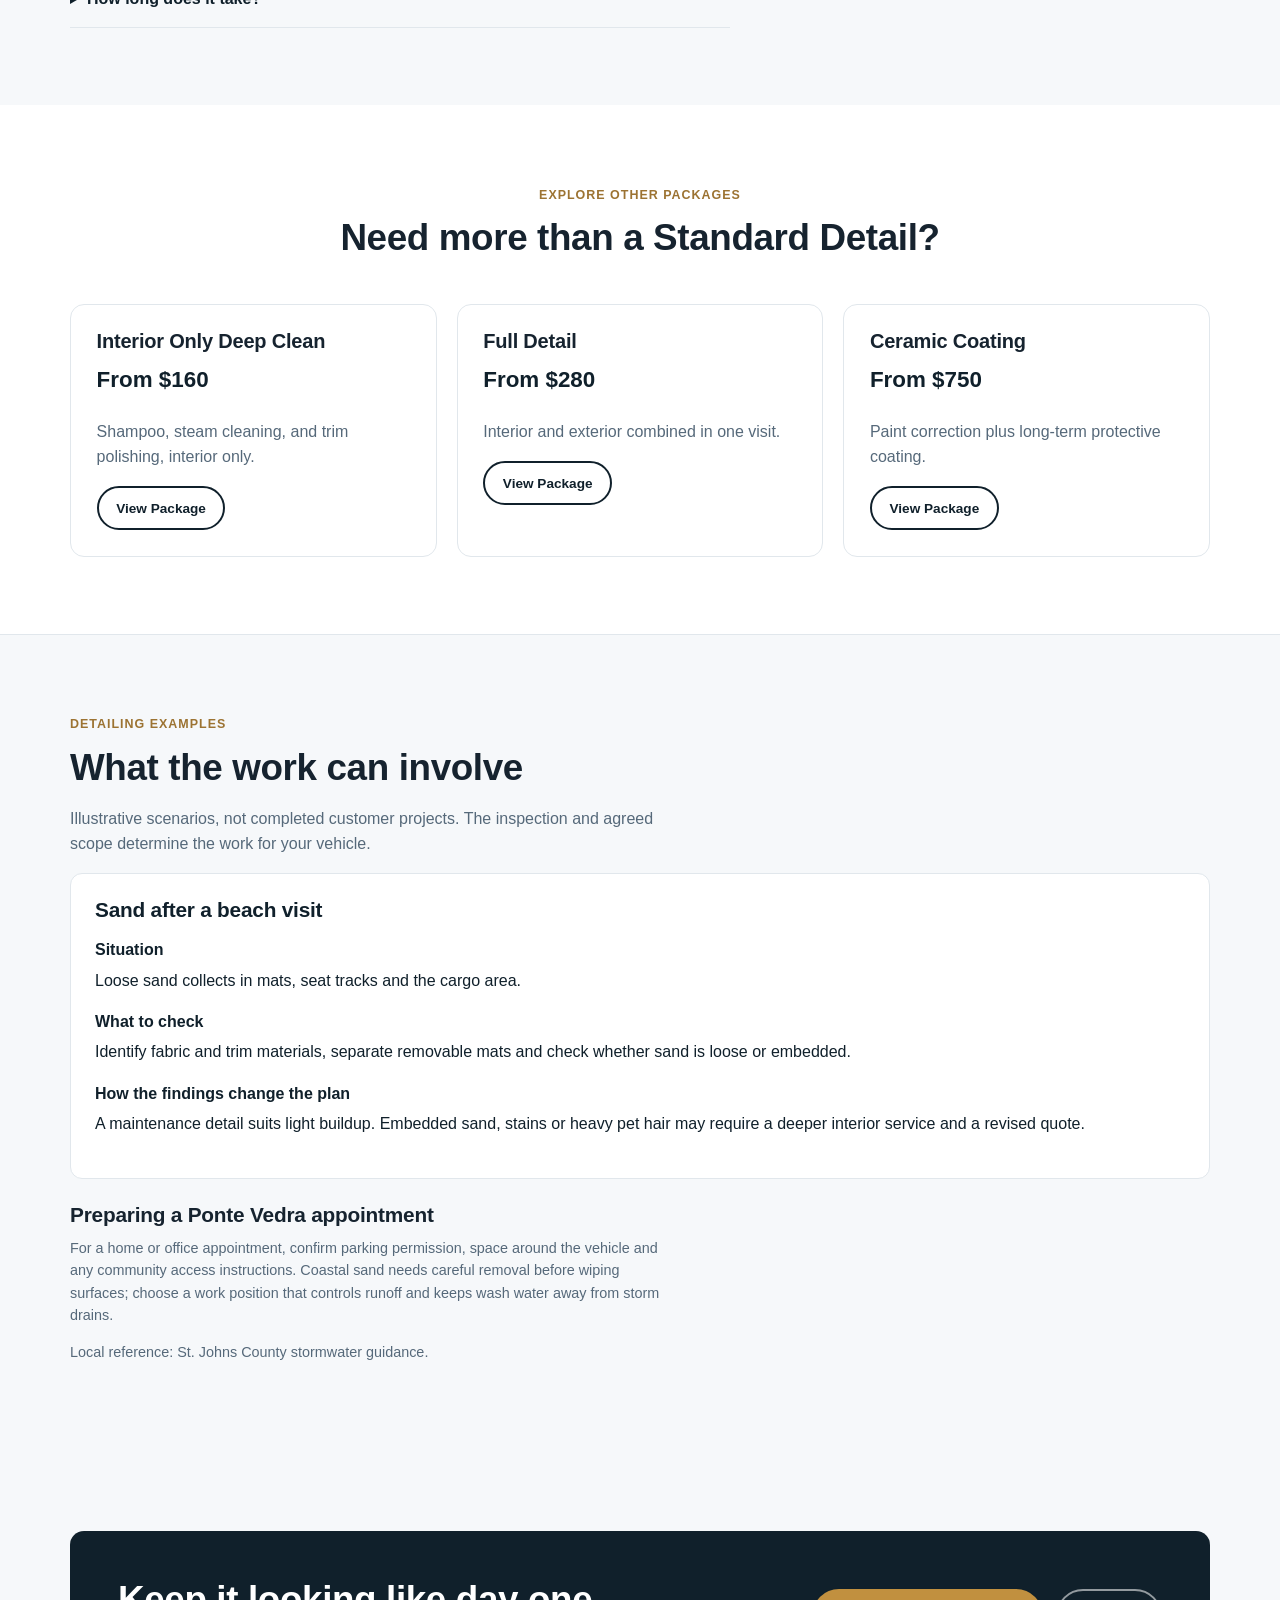
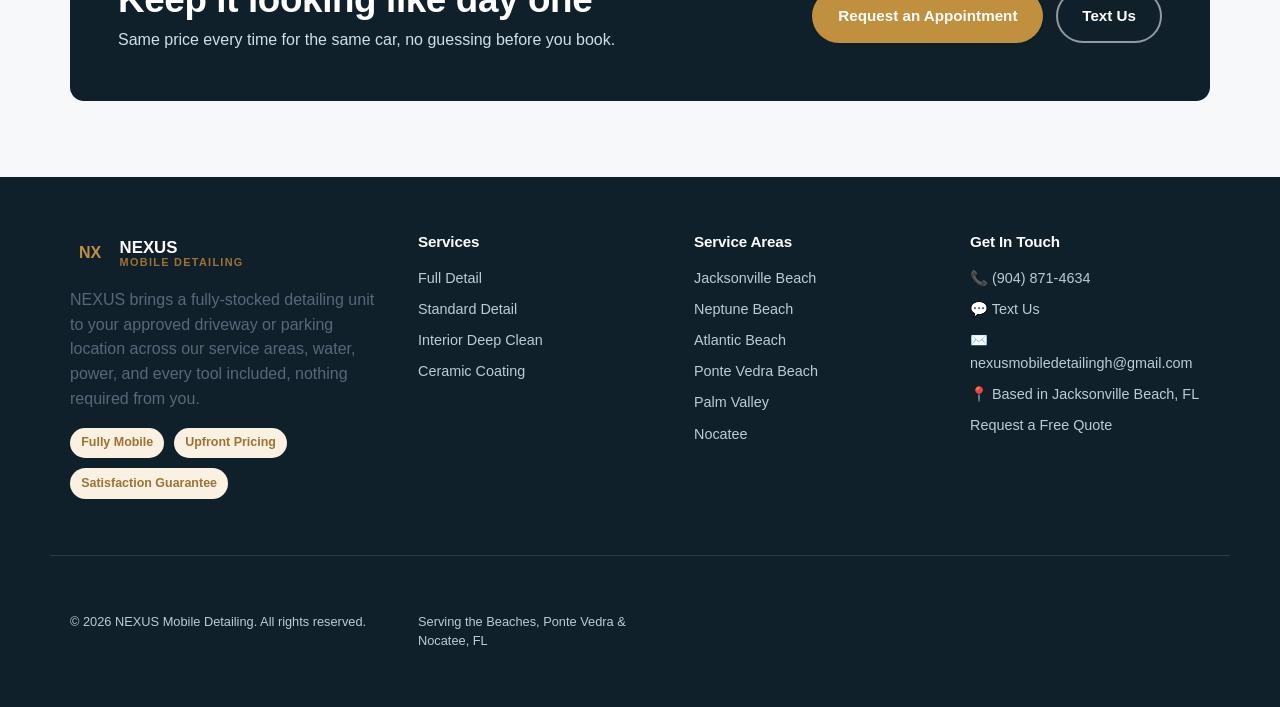
<file: services/standard-detail.html>
<!DOCTYPE html>
<html lang="en">
<head>
<meta charset="UTF-8">
<meta name="viewport" content="width=device-width, initial-scale=1.0">
<!-- Google tag (gtag.js) -->
<script async src="https://www.googletagmanager.com/gtag/js?id=G-3PVWG1TXE1"></script>
<script>
  window.dataLayer = window.dataLayer || [];
  function gtag(){dataLayer.push(arguments);}
  gtag('js', new Date());
  gtag('config', 'G-3PVWG1TXE1');
</script>
<title>Standard Detail in Ponte Vedra Beach, FL, From $120 | NEXUS</title>
<meta name="description" content="Exterior wash and wax plus a basic interior refresh, from $120. Mobile car detailing that comes to you anywhere in Ponte Vedra Beach, FL.">
<meta property="og:type" content="website">
<meta property="og:title" content="Standard Detail in Ponte Vedra Beach, FL, From $120 | NEXUS">
<meta property="og:description" content="Exterior wash and wax plus a basic interior refresh, from $120. Mobile car detailing that comes to you anywhere in Ponte Vedra Beach, FL.">
<meta property="og:url" content="https://www.nexusmobiledetailingh.com/services/standard-detail">
<meta property="og:image" content="https://www.nexusmobiledetailingh.com/images/og-image.jpg">
<meta property="og:site_name" content="NEXUS Mobile Detailing">
<meta name="twitter:card" content="summary_large_image">
<meta name="twitter:title" content="Standard Detail in Ponte Vedra Beach, FL, From $120 | NEXUS">
<meta name="twitter:description" content="Exterior wash and wax plus a basic interior refresh, from $120. Mobile car detailing that comes to you anywhere in Ponte Vedra Beach, FL.">
<meta name="twitter:image" content="https://www.nexusmobiledetailingh.com/images/og-image.jpg">
<link rel="icon" href="../favicon.ico" sizes="48x48">
<link rel="icon" href="../favicon.svg" type="image/svg+xml">
<link rel="canonical" href="https://www.nexusmobiledetailingh.com/services/standard-detail">
<link rel="stylesheet" href="../css/style.css?v=20261110">
<script type="application/ld+json">
{
  "@context": "https://schema.org",
  "@type": "BreadcrumbList",
  "itemListElement": [
    { "@type": "ListItem", "position": 1, "name": "Home", "item": "https://www.nexusmobiledetailingh.com/" },
    { "@type": "ListItem", "position": 2, "name": "Services", "item": "https://www.nexusmobiledetailingh.com/#packages" },
    { "@type": "ListItem", "position": 3, "name": "Standard Detail" }
  ]
}
</script>
<script type="application/ld+json">
{
  "@context": "https://schema.org",
  "@type": "Service",
  "serviceType": "Standard Detail",
  "name": "Standard Detail | NEXUS Mobile Detailing",
  "description": "Exterior wash and wax plus a basic interior refresh, priced by vehicle size, delivered at your home or office in Ponte Vedra Beach, FL.",
  "provider": { "@type": "AutoDetailing", "name": "NEXUS Mobile Detailing", "telephone": "+1-904-871-4634" },
  "areaServed": [ "Ponte Vedra Beach FL", "Nocatee FL", "St. Johns County FL", "Jacksonville Beach FL", "Jacksonville FL" ],
  "offers": { "@type": "AggregateOffer", "priceCurrency": "USD", "lowPrice": "180", "highPrice": "305" }
}
</script>
<script type="application/ld+json">
{
  "@context": "https://schema.org",
  "@type": "FAQPage",
  "mainEntity": [
    {
      "@type": "Question",
      "name": "How often should I book a Standard Detail?",
      "acceptedAnswer": { "@type": "Answer", "text": "Every 4 to 6 weeks is the sweet spot for most people, often enough to stay ahead of salt film and sand, without paying for a wash the car didn't need yet." }
    },
    {
      "@type": "Question",
      "name": "Does this include deep stain removal?",
      "acceptedAnswer": { "@type": "Answer", "text": "It handles everyday spots and light staining. Anything set-in, old coffee, ground-in sand, pet accidents, needs the Interior Only Deep Clean or Full Detail instead." }
    },
    {
      "@type": "Question",
      "name": "How long does it take?",
      "acceptedAnswer": { "@type": "Answer", "text": "Usually an hour to 90 minutes, depending on the car's size and how dirty it actually is." }
    }
  ]
}
</script>
</head>
<body>
<a class="skip-link" href="#main">Skip to content</a>

<div class="utility-bar">
  <div class="container">
    <span>Mobile detailing from Jacksonville Beach: the Beaches, Ponte Vedra &amp; Nocatee</span>
    <a href="tel:+19048714634">📞 (904) 871-4634</a>
  </div>
</div>

<header class="site-header">
  <div class="container nav-row">
    <a href="../" class="logo">
      <img class="logo-img" src="../images/Nexus_Mobile_detailng-Photoroom.png" alt="NEXUS Mobile Detailing">
    </a>
    <nav class="main-nav" data-nav aria-label="Primary">
  <button class="nav-close" type="button" data-nav-close aria-label="Close menu">
    <svg viewBox="0 0 24 24" fill="none" stroke="currentColor" stroke-width="2"><path d="M6 6l12 12M18 6L6 18"/></svg>
  </button>
  <ul class="nav-list">
    <li><a href="../">Home</a></li>
    <li class="nav-group is-open">
      <span class="nav-group-label">Services <svg class="chevron" viewBox="0 0 24 24" fill="none" stroke="currentColor" stroke-width="2"><path d="M6 9l6 6 6-6"/></svg></span>
      <ul class="nav-sub">
        <li><a href="full-detail">Full Detail</a></li>
        <li><a href="standard-detail">Standard Detail</a></li>
        <li><a href="interior-deep-clean">Interior Deep Clean</a></li>
        <li><a href="ceramic-coating">Ceramic Coating</a></li>
      </ul>
    </li>
    <li class="nav-group">
      <button class="nav-group-label" type="button" aria-expanded="false" aria-controls="coverage-nav">Service Areas <svg class="chevron" viewBox="0 0 24 24" fill="none" stroke="currentColor" stroke-width="2" aria-hidden="true"><path d="M6 9l6 6 6-6"/></svg></button>
      <ul class="nav-sub" id="coverage-nav">
        <li><a href="../service-areas">All Service Areas</a></li>
        <li><a href="../service-areas#jacksonville-beach">Jacksonville Beach</a></li>
        <li><a href="../service-areas#neptune-beach">Neptune Beach</a></li>
        <li><a href="../service-areas#atlantic-beach">Atlantic Beach</a></li>
        <li><a href="../service-areas#ponte-vedra-beach">Ponte Vedra Beach</a></li>
        <li><a href="../service-areas#palm-valley">Palm Valley</a></li>
        <li><a href="../service-areas#nocatee">Nocatee</a></li>
      </ul>
    </li>
    <li><a href="../about">About</a></li>
    <li><a href="../reviews">Reviews</a></li>
    <li><a href="../contact">Contact</a></li>
  </ul>
  <div class="nav-cta">
    <a class="btn btn-outline btn-block" href="sms:+19048714634">Text Us</a>
    <a class="btn btn-primary btn-block" href="../contact">Request an Appointment</a>
  </div>
</nav>
    <div class="nav-actions">
      <a class="btn btn-outline btn-sm" href="tel:+19048714634">Call Now</a>
      <button class="nav-toggle" type="button" data-nav-toggle aria-label="Open menu">
        <svg viewBox="0 0 24 24" fill="none" stroke="currentColor" stroke-width="2"><path d="M3 6h18M3 12h18M3 18h18"/></svg>
      </button>
    </div>
  </div>
</header>
<div class="nav-overlay" data-nav-overlay></div>

<main id="main">

  <section class="page-hero">
    <div class="container">
      <div class="breadcrumbs"><a href="../">Home</a> / <a href="../#packages">Services</a> / Standard Detail</div>
      <h1>Standard Detail, Mobile Car Wash &amp; Wax in Ponte Vedra Beach, FL</h1>
      <p class="lede muted" style="color:#cfe0e6">A thorough exterior wash and wax paired with a quick interior refresh, ideal for regular upkeep between deeper details.</p>
      <div class="hero-ctas">
        <a class="btn btn-primary" href="../contact">Book This Package</a>
        <a class="btn btn-ghost" href="tel:+19048714634">Call (904) 871-4634</a>
      </div>
    </div>
  </section>

  <section>
    <div class="container two-col-layout">
      <div>
        <span class="eyebrow">What's Included</span>
        <h2>The maintenance option, done properly</h2>
        <p>Standard Detail is the one people put on repeat, a fast reset for a car that's already in decent shape and just needs the exterior washed and waxed and the cabin vacuumed back out. Most of our regulars book it every few weeks, especially between beach trips.</p>
        <ul class="package-list" style="gap:.85rem;margin:1.5rem 0">
          <li><svg viewBox="0 0 24 24" fill="none" stroke="currentColor" stroke-width="2"><path d="M20 6L9 17l-5-5"/></svg>Full exterior hand wash</li>
          <li><svg viewBox="0 0 24 24" fill="none" stroke="currentColor" stroke-width="2"><path d="M20 6L9 17l-5-5"/></svg>Protective wax application</li>
          <li><svg viewBox="0 0 24 24" fill="none" stroke="currentColor" stroke-width="2"><path d="M20 6L9 17l-5-5"/></svg>Interior vacuum &amp; surface wipe-down</li>
          <li><svg viewBox="0 0 24 24" fill="none" stroke="currentColor" stroke-width="2"><path d="M20 6L9 17l-5-5"/></svg>Basic spot &amp; stain removal</li>
        </ul>
        <div class="tier-group-label">Pricing by Vehicle Size</div>
        <div class="table-scroll">
          <table class="tier-table">
            <thead><tr><th>Vehicle</th><th>Duration</th><th>Price</th></tr></thead>
            <tbody>
              <tr><td>Sedan / Coupe / 2-Door Pickup</td><td>2 hrs</td><td>$120</td></tr>
              <tr><td>Small SUV / 4-Door Pickup</td><td>2 hrs</td><td>$140</td></tr>
              <tr><td>Large SUV</td><td>2 hrs 45 min</td><td>$160</td></tr>
              <tr><td>Minivan</td><td>2 hrs 45 min</td><td>$180</td></tr>
              <tr><td>Passenger Van</td><td>3 hrs</td><td>$215</td></tr>
            </tbody>
          </table>
        </div>
        <p class="tier-note">Final price confirmed on-site based on your vehicle's exact condition.</p>

        <h2 style="margin-top:2.5rem">Frequently Asked Questions</h2>
        <details class="faq-item" open>
          <summary>How often should I book a Standard Detail?</summary>
          <p>Every 4 to 6 weeks is the sweet spot for most people, often enough to stay ahead of salt film and sand, without paying for a wash the car didn't need yet.</p>
        </details>
        <details class="faq-item">
          <summary>Does this include deep stain removal?</summary>
          <p>It handles everyday spots and light staining. Anything set-in, old coffee, ground-in sand, pet accidents, needs the Interior Only Deep Clean or Full Detail instead.</p>
        </details>
        <details class="faq-item">
          <summary>How long does it take?</summary>
          <p>Usually an hour to 90 minutes, depending on the car's size and how dirty it actually is.</p>
        </details>
      </div>

      <aside>
        <div class="img-slot" style="--ar:4/3;margin-bottom:1.25rem">
          <img src="../images/service-standard.png" alt="Mobile Standard Detail exterior wash and wax in Ponte Vedra Beach, FL" loading="lazy">
          <span class="img-slot-label">Replace: images/service-standard.png (900×675px)</span>
        </div>
        <div class="package-card">
          <h3>Standard Detail</h3>
          <p class="package-price">From $120</p>
          <p class="package-note">Sedan/coupe price, see full vehicle-size pricing at left.</p>
          <a class="btn btn-primary btn-block" href="../contact">Request an Appointment</a>
          <a class="btn btn-outline btn-block" href="tel:+19048714634">Call to Book</a>
        </div>
      </aside>
    </div>
  </section>

  <section class="section-alt">
    <div class="container">
      <div class="section-head center">
        <span class="eyebrow">Explore Other Packages</span>
        <h2>Need more than a Standard Detail?</h2>
      </div>
      <div class="packages-grid" style="grid-template-columns:repeat(auto-fit,minmax(240px,1fr))">
        <div class="feature-card">
          <h3>Interior Only Deep Clean</h3>
          <p class="package-price" style="font-size:1.4rem">From $160</p>
          <p>Shampoo, steam cleaning, and trim polishing, interior only.</p>
          <a class="btn btn-outline btn-sm" href="interior-deep-clean">View Package</a>
        </div>
        <div class="feature-card">
          <h3>Full Detail</h3>
          <p class="package-price" style="font-size:1.4rem">From $280</p>
          <p>Interior and exterior combined in one visit.</p>
          <a class="btn btn-outline btn-sm" href="full-detail">View Package</a>
        </div>
        <div class="feature-card">
          <h3>Ceramic Coating</h3>
          <p class="package-price" style="font-size:1.4rem">From $750</p>
          <p>Paint correction plus long-term protective coating.</p>
          <a class="btn btn-outline btn-sm" href="ceramic-coating">View Package</a>
        </div>
      </div>
    </div>
  </section>




<!-- FIELD-GUIDE START -->
<section class="field-guide"><div class="container"><span class="eyebrow">Detailing examples</span><h2>What the work can involve</h2><p class="guide-intro">Illustrative scenarios, not completed customer projects. The inspection and agreed scope determine the work for your vehicle.</p><div class="guide-grid"><article><h3>Sand after a beach visit</h3><dl><dt>Situation</dt><dd>Loose sand collects in mats, seat tracks and the cargo area.</dd><dt>What to check</dt><dd>Identify fabric and trim materials, separate removable mats and check whether sand is loose or embedded.</dd><dt>How the findings change the plan</dt><dd>A maintenance detail suits light buildup. Embedded sand, stains or heavy pet hair may require a deeper interior service and a revised quote.</dd></dl></article></div><div class="guide-source"><h3>Preparing a Ponte Vedra appointment</h3><p>For a home or office appointment, confirm parking permission, space around the vehicle and any community access instructions. Coastal sand needs careful removal before wiping surfaces; choose a work position that controls runoff and keeps wash water away from storm drains.</p><p>Local reference: <a href="https://www.sjcfl.us/stormwater-pollution/" target="_blank" rel="noopener">St. Johns County stormwater guidance</a>.</p></div></div></section>
<!-- FIELD-GUIDE END -->
<section>
    <div class="container">
      <div class="cta-band">
        <div>
          <h2>Keep it looking like day one</h2>
          <p>Same price every time for the same car, no guessing before you book.</p>
        </div>
        <div class="hero-ctas">
          <a class="btn btn-primary" href="../contact">Request an Appointment</a>
          <a class="btn btn-ghost" href="sms:+19048714634">Text Us</a>
        </div>
      </div>
    </div>
  </section></main>

<footer class="site-footer">
  <div class="container">
    <div>
      <div class="footer-logo">
        <span class="logo-mark">NX</span>
        <span class="logo-text"><strong style="color:#fff">NEXUS</strong><span>Mobile Detailing</span></span>
      </div>
      <p class="muted">NEXUS brings a fully-stocked detailing unit to your approved driveway or parking location across our service areas, water, power, and every tool included, nothing required from you.</p>
      <div class="badge-list">
        <span>Fully Mobile</span><span>Upfront Pricing</span><span>Satisfaction Guarantee</span>
      </div>
    </div>
    <div>
      <h4>Services</h4>
      <div class="footer-links">
        <a href="full-detail">Full Detail</a>
        <a href="standard-detail">Standard Detail</a>
        <a href="interior-deep-clean">Interior Deep Clean</a>
        <a href="ceramic-coating">Ceramic Coating</a>
      </div>
    </div>
    <div>
      <h4>Service Areas</h4>
      <div class="footer-links">
        <a href="../service-areas#jacksonville-beach">Jacksonville Beach</a>
        <a href="../service-areas#neptune-beach">Neptune Beach</a>
        <a href="../service-areas#atlantic-beach">Atlantic Beach</a>
        <a href="../service-areas#ponte-vedra-beach">Ponte Vedra Beach</a>
        <a href="../service-areas#palm-valley">Palm Valley</a>
        <a href="../service-areas#nocatee">Nocatee</a>
      </div>
    </div>
    <div>
      <h4>Get In Touch</h4>
      <div class="footer-links">
        <a href="tel:+19048714634">📞 (904) 871-4634</a>
        <a href="sms:+19048714634">💬 Text Us</a>
        <a href="mailto:nexusmobiledetailingh@gmail.com">✉️ nexusmobiledetailingh@gmail.com</a>
        <a href="https://www.google.com/maps/search/?api=1&query=4300+S+Beach+Pkwy+Jacksonville+Beach+FL+32250" target="_blank" rel="noopener">📍 Based in Jacksonville Beach, FL</a>
        <a href="../contact">Request a Free Quote</a>
      </div>
    </div>
  </div>
  <div class="container footer-bottom">
    <span>© <span data-year></span> NEXUS Mobile Detailing. All rights reserved.</span>
    <span>Serving the Beaches, Ponte Vedra &amp; Nocatee, FL</span>
  </div>
</footer>

<div class="mobile-action-bar">
  <a href="tel:+19048714634"><svg viewBox="0 0 24 24" fill="none" stroke="currentColor" stroke-width="2"><path d="M22 16.92v3a2 2 0 0 1-2.18 2 19.79 19.79 0 0 1-8.63-3.07 19.5 19.5 0 0 1-6-6 19.79 19.79 0 0 1-3.07-8.67A2 2 0 0 1 4.11 2h3a2 2 0 0 1 2 1.72c.12.9.34 1.79.65 2.65a2 2 0 0 1-.45 2.11L8.09 9.91a16 16 0 0 0 6 6l1.43-1.27a2 2 0 0 1 2.11-.45c.86.31 1.75.53 2.65.65A2 2 0 0 1 22 16.92z"/></svg>Call</a>
  <a href="sms:+19048714634"><svg viewBox="0 0 24 24" fill="none" stroke="currentColor" stroke-width="2"><path d="M21 15a2 2 0 0 1-2 2H7l-4 4V5a2 2 0 0 1 2-2h14a2 2 0 0 1 2 2Z"/></svg>Text</a>
  <a href="../contact"><svg viewBox="0 0 24 24" fill="none" stroke="currentColor" stroke-width="2"><path d="M9 11l3 3L22 4M21 12v7a2 2 0 0 1-2 2H5a2 2 0 0 1-2-2V5a2 2 0 0 1 2-2h11"/></svg>Request an Appointment</a>
</div>

<script src="../js/main.js?v=20261110"></script>
</body>
</html>
</file>
<file: css/style.css>
/* ==========================================================================
   NEXUS Mobile Detailing of Ponte Vedra – design system
   Mobile-first, zero external UI dependencies, fast-loading.
   Brand hook: Ponte Vedra Beach sits right where the manicured golf-club
   coastline meets the Atlantic – a literal "nexus" of land and sea. We
   echo that with a warm brass accent (club/coastal premium) against a
   deep navy base, plus a subtle dune-line motif instead of the generic
   "water droplet" clichés most detailers use.
   ========================================================================== */

:root {
  /* Color */
  --ink: #10202b;          /* deep navy-charcoal – headers, footer, hero */
  --ink-2: #17303f;
  --accent: #c1903f;       /* brass/gold – primary CTA, premium-coastal accent */
  --accent-dark: #9c7332;
  --accent-soft: #faf1e2;
  --gold: #2d7f86;         /* ocean teal – small secondary highlight for "most popular" etc */
  --bg: #f6f8fa;
  --surface: #ffffff;
  --text: #16232f;
  --text-muted: #56697a;
  --border: #e1e7ec;
  --success: #1fa971;

  /* Type */
  --font-head: "Segoe UI", -apple-system, BlinkMacSystemFont, sans-serif;
  --font-body: "Segoe UI", -apple-system, BlinkMacSystemFont, "Helvetica Neue", Arial, sans-serif;

  /* Rhythm */
  --radius: 14px;
  --radius-sm: 8px;
  --shadow-sm: 0 1px 3px rgba(12, 26, 40, 0.08);
  --shadow-md: 0 8px 24px rgba(12, 26, 40, 0.12);
  --shadow-lg: 0 20px 48px rgba(12, 26, 40, 0.18);
  --container: 1180px;
  --gap: clamp(1.25rem, 3vw, 2.5rem);

  color-scheme: light;
}

/* -------------------------------------------------- reset & base -------- */
*, *::before, *::after { box-sizing: border-box; }
html { scroll-behavior: smooth; overflow-x: hidden; }
body {
  margin: 0;
  overflow-x: hidden;
  font-family: var(--font-body);
  color: var(--text);
  background: var(--bg);
  line-height: 1.55;
  -webkit-font-smoothing: antialiased;
}
img { max-width: 100%; display: block; }
a { color: inherit; text-decoration: none; }
h1, h2, h3, h4 { font-family: var(--font-head); font-weight: 700; line-height: 1.15; margin: 0 0 .5em; letter-spacing: -0.01em; }
h1 { font-size: clamp(2rem, 5vw, 3.1rem); }
h2 { font-size: clamp(1.6rem, 3.4vw, 2.3rem); }
h3 { font-size: 1.25rem; }
p { margin: 0 0 1em; color: var(--text-muted); }
ul { margin: 0; padding: 0; list-style: none; }
button { font: inherit; cursor: pointer; }
.container { max-width: var(--container); margin-inline: auto; padding-inline: 1.25rem; }
section { padding-block: clamp(2.75rem, 6vw, 5rem); }
.eyebrow {
  display: inline-flex; align-items: center; gap: .5rem;
  font-size: .78rem; font-weight: 700; letter-spacing: .08em; text-transform: uppercase;
  color: var(--accent-dark); margin-bottom: .75rem;
}
.eyebrow::before { content: none; }
.section-head { max-width: 640px; margin-bottom: clamp(1.75rem, 4vw, 2.75rem); }
.section-head.center { margin-inline: auto; text-align: center; }
.text-center { text-align: center; }
.muted { color: var(--text-muted); }
.visually-hidden { position: absolute; width: 1px; height: 1px; overflow: hidden; clip: rect(0 0 0 0); white-space: nowrap; }
.skip-link {
  position: absolute; left: -999px; top: 0; background: var(--accent); color: #fff;
  padding: .75rem 1.25rem; z-index: 200; border-radius: 0 0 8px 0;
}
.skip-link:focus { left: 0; }

/* -------------------------------------------------- buttons ------------- */
.btn {
  display: inline-flex; align-items: center; justify-content: center; gap: .5rem;
  padding: .85rem 1.5rem; border-radius: 999px; font-weight: 700; font-size: .95rem;
  border: 2px solid transparent; transition: transform .15s ease, box-shadow .15s ease, background .15s ease;
  white-space: nowrap;
}
.btn:active { transform: scale(.97); }
.btn-primary { background: var(--accent); color: #fff; box-shadow: var(--shadow-sm); }
.btn-primary:hover { background: var(--accent-dark); box-shadow: var(--shadow-md); }
.btn-ghost { background: transparent; border-color: rgba(255,255,255,.55); color: #fff; }
.btn-ghost:hover { background: rgba(255,255,255,.12); }
.btn-outline { background: transparent; border-color: var(--ink); color: var(--ink); }
.btn-outline:hover { background: var(--ink); color: #fff; }
.btn-dark { background: var(--ink); color: #fff; }
.btn-dark:hover { background: var(--ink-2); }
.btn-block { width: 100%; }
.btn-sm { padding: .6rem 1.1rem; font-size: .85rem; }
.btn-icon { width: 1.1em; height: 1.1em; flex: none; }

/* -------------------------------------------------- top utility bar ----- */
.utility-bar {
  background: var(--ink); color: #cfe3e6; font-size: .82rem;
  display: none;
}
.utility-bar .container { display: flex; justify-content: space-between; align-items: center; padding-block: .45rem; }
.utility-bar a { display: inline-flex; align-items: center; gap: .4rem; }
.utility-bar a:hover { color: #fff; }
@media (min-width: 860px) { .utility-bar { display: block; } }

/* -------------------------------------------------- header/nav ---------- */
.site-header {
  position: sticky; top: 0; z-index: 100; background: rgba(255,255,255,.98);
  border-bottom: 1px solid var(--border);
}
.nav-row { display: flex; align-items: center; justify-content: space-between; gap: 1rem; padding-block: .85rem; }
.logo { display: flex; align-items: center; gap: .6rem; font-family: var(--font-head); }
.logo-mark {
  width: 40px; height: 40px; border-radius: 10px; background: var(--ink);
  display: grid; place-items: center; color: var(--accent); font-weight: 800; font-size: 1rem; flex: none;
}
.logo-img { height: 56px; width: auto; display: block; }
.logo-text { display: flex; flex-direction: column; line-height: 1.05; }
.logo-text strong { font-size: 1.05rem; color: var(--ink); font-weight: 800; }
.logo-text span { font-size: .68rem; letter-spacing: .12em; text-transform: uppercase; color: var(--accent-dark); font-weight: 700; }

.nav-actions { display: flex; align-items: center; gap: .6rem; }
.nav-toggle {
  display: inline-flex; background: none; border: 1px solid var(--border); border-radius: 8px;
  padding: .5rem; margin-left: .25rem;
}
.nav-toggle svg { width: 22px; height: 22px; }
@media (min-width: 960px) { .nav-toggle { display: none; } }

.main-nav {
  position: fixed; inset: 0 0 0 auto; width: min(320px, 88vw); background: var(--surface);
  transform: translateX(100%); transition: transform .25s ease; z-index: 110;
  box-shadow: var(--shadow-lg); overflow-y: auto; padding: 1.25rem;
}
.main-nav.is-open { transform: translateX(0); }
.nav-close { margin-left: auto; display: flex; background: none; border: none; padding: .5rem; }
.nav-close svg { width: 22px; height: 22px; }
.nav-list { display: flex; flex-direction: column; gap: .1rem; margin-top: 1rem; }
.nav-list > li { border-bottom: 1px solid var(--border); }
.nav-list > li > a, .nav-group-label {
  display: flex; align-items: center; justify-content: space-between; padding: .85rem .2rem;
  font-weight: 600; color: var(--ink);
}
.nav-sub { display: none; padding-left: .85rem; padding-bottom: .5rem; }
.nav-group.is-open .nav-sub { display: block; }
.nav-group.is-open .chevron { transform: rotate(180deg); }
.nav-sub li a { display: block; padding: .55rem .2rem; color: var(--text-muted); font-size: .93rem; }
.nav-sub li a:hover { color: var(--accent-dark); }
.chevron { width: 16px; height: 16px; transition: transform .2s ease; flex: none; }
.nav-cta { display: flex; flex-direction: column; gap: .6rem; margin-top: 1.25rem; }

.nav-overlay {
  /* Must stay below .site-header's own z-index (100) – .site-header is
     position:sticky with a z-index, which makes it its own stacking
     context, so .main-nav's z-index:110 only wins *inside* the header.
     If this overlay's z-index is higher than the header's, it paints on
     top of the whole header – including the open mobile nav panel – and
     every tap inside the slide-out menu (Services accordion, Book Now,
     Text Us, any link) silently hits the overlay instead. */
  position: fixed; inset: 0; background: transparent; pointer-events: none; z-index: 95;
}
.nav-overlay.is-open { pointer-events: auto; }

@media (min-width: 960px) {
  .main-nav {
    position: static; width: auto; transform: none; box-shadow: none; padding: 0; overflow: visible;
  }
  .nav-close { display: none; }
  .nav-list { flex-direction: row; align-items: center; gap: 1.6rem; margin: 0; }
  .nav-list > li { border-bottom: none; position: relative; }
  .nav-list > li > a, .nav-group-label { padding: .4rem 0; font-size: .95rem; cursor: pointer; }
  .nav-sub {
    /* No margin-top here on purpose: a gap between the trigger and this
       dropdown is dead space the pointer has to cross. Since .nav-sub
       is a child of .nav-group, hovering the dropdown itself keeps
       .nav-group:hover true – but only once the cursor is over one of
       the two boxes. A margin-top created ~10px of empty space between
       them where the pointer was over neither, so moving the mouse down
       toward "Full Detail" etc. dropped the hover state and slammed the
       menu shut before you could click anything. Flush + its own
       padding below removes that gap entirely. */
    position: absolute; top: 100%; left: 50%; transform: translateX(-50%);
    background: var(--surface); border: 1px solid var(--border); border-radius: var(--radius-sm);
    box-shadow: var(--shadow-md); min-width: 230px; padding: .5rem;
  }
  /* Deliberately .is-open only, no :hover rule here – JS mirrors hover
     into the same .is-open class (mouseenter/mouseleave) so opening via
     hover and opening via click share one state. That's what lets a
     click toggle it closed again even while the mouse never left the
     trigger: a plain :hover rule would just override a JS-driven close
     the instant the pointer is still sitting over the element. */
  .nav-group.is-open .nav-sub { display: block; }
  .nav-sub li a { border-radius: 6px; padding: .6rem .7rem; }
  .nav-sub li a:hover { background: var(--accent-soft); }
  .nav-cta { display: none; } /* redundant with header's Call Now + page CTAs once nav sits inline */
}

/* -------------------------------------------------- sticky mobile bar --- */
.mobile-action-bar {
  position: fixed; bottom: 0; left: 0; right: 0; z-index: 90;
  display: grid; grid-template-columns: 1fr 1fr 1.3fr; background: var(--ink);
  box-shadow: 0 -6px 20px rgba(0,0,0,.18);
}
.mobile-action-bar a {
  display: flex; flex-direction: column; align-items: center; justify-content: center; gap: .2rem;
  color: #fff; padding: .6rem .3rem .75rem; font-size: .72rem; font-weight: 700;
  border-right: 1px solid rgba(255,255,255,.12);
}
.mobile-action-bar a:last-child { border-right: none; background: var(--accent); }
.mobile-action-bar svg { width: 20px; height: 20px; }
@media (min-width: 960px) { .mobile-action-bar { display: none; } }
body { padding-bottom: 70px; }
@media (min-width: 960px) { body { padding-bottom: 0; } }

/* tighten the header on very small phones so logo + call button + hamburger
   never crowd or wrap onto two lines */
@media (max-width: 380px) {
  .nav-row { gap: .5rem; padding-block: .65rem; }
  .logo-mark { width: 34px; height: 34px; font-size: .85rem; }
  .logo-text strong { font-size: .92rem; }
  .logo-text span { font-size: .58rem; letter-spacing: .08em; }
  .nav-actions .btn-sm { padding: .5rem .75rem; font-size: .78rem; }
}

/* -------------------------------------------------- hero ---------------- */
.hero {
  position: relative; background: var(--ink); color: #fff; overflow: hidden;
  background-image:
    url("data:image/svg+xml;utf8,<svg xmlns='http://www.w3.org/2000/svg' width='140' height='140'><path d='M-10 24 Q 25 4 60 24 T 150 24' stroke='rgba(255,255,255,0.07)' fill='none' stroke-width='1'/><path d='M-10 70 Q 25 50 60 70 T 150 70' stroke='rgba(255,255,255,0.07)' fill='none' stroke-width='1'/><path d='M-10 116 Q 25 96 60 116 T 150 116' stroke='rgba(255,255,255,0.07)' fill='none' stroke-width='1'/></svg>"),
    linear-gradient(100deg, rgba(12,26,40,.82) 0%, rgba(12,26,40,.45) 55%, rgba(12,26,40,.3) 100%),
    url("../images/hero-bg.jpg");
  background-size: auto, cover, cover;
  background-position: center, center, center;
  background-repeat: repeat, no-repeat, no-repeat;
}
.hero .container { padding-block: clamp(2.75rem, 7vw, 5.5rem); display: grid; gap: 2.5rem; align-items: center; }
.hero-badges { display: flex; flex-wrap: wrap; gap: .6rem; margin-bottom: 1.1rem; }
.hero-badge {
  display: inline-flex; align-items: center; gap: .4rem; background: rgba(255,255,255,.1);
  border: 1px solid rgba(255,255,255,.18); border-radius: 999px; padding: .35rem .8rem; font-size: .78rem; font-weight: 600;
}
.hero h1 { color: #fff; max-width: 22ch; }
.hero .lede { color: #cfe0e6; font-size: 1.08rem; max-width: 52ch; }
.hero-ctas { display: flex; flex-wrap: wrap; gap: .8rem; margin-top: 1.5rem; }
.hero-trust { display: flex; flex-wrap: wrap; gap: .9rem 1.4rem; margin-top: 2rem; font-size: .85rem; color: #b9cdd4; }
.hero-trust strong { color: #fff; display: block; font-size: 1.3rem; font-family: var(--font-head); }

/* image placeholder slots (swap in real photos by matching filenames) */
.img-slot {
  position: relative; overflow: hidden; background: #e3e9ee; display: block;
  aspect-ratio: var(--ar, 4/3); border-radius: var(--radius-sm);
}
.img-slot img { width: 100%; height: 100%; object-fit: cover; }
.img-slot .img-slot-label {
  display: none; position: absolute; inset: 0; align-items: center; justify-content: center; text-align: center;
  font-size: .74rem; font-weight: 600; color: #5c7182; padding: 1rem; line-height: 1.35;
  background:
    url("data:image/svg+xml;utf8,<svg xmlns='http://www.w3.org/2000/svg' width='16' height='16'><rect width='16' height='16' fill='none'/><circle cx='2' cy='2' r='1.1' fill='%23c3ccd3'/></svg>"),
    repeating-linear-gradient(135deg, #eef2f5, #eef2f5 12px, #e5eaef 12px, #e5eaef 24px);
}
.img-slot.is-empty .img-slot-label { display: flex; }
.img-slot.round { border-radius: 999px; }

/* -------------------------------------------------- service rows -------- */
.service-rows { display: flex; flex-direction: column; gap: clamp(2.75rem, 6vw, 4.5rem); }
.service-row { display: grid; grid-template-columns: 1fr; gap: 1.75rem; align-items: center; }
@media (min-width: 860px) {
  .service-row { grid-template-columns: 1fr 1fr; gap: clamp(2.5rem, 5vw, 4rem); }
  .service-row.reverse .service-row-media { order: 2; }
}
.service-row-media .img-slot { box-shadow: var(--shadow-md); }
.service-row-body .package-list { margin: 1.1rem 0 1.4rem; gap: .6rem; }
.service-row-price { display: flex; align-items: baseline; gap: .55rem; margin: 0 0 1.1rem; }
.service-row-price strong { font-family: var(--font-head); font-size: 1.7rem; font-weight: 800; color: var(--ink); }
.service-row-price span { font-size: .85rem; color: var(--text-muted); }
.service-row-ctas { display: flex; flex-wrap: wrap; gap: .75rem; }

/* -------------------------------------------------- packages / pricing -- */
.packages-grid { display: grid; gap: 1.25rem; grid-template-columns: 1fr; }
@media (min-width: 720px) { .packages-grid { grid-template-columns: repeat(2, 1fr); } }
@media (min-width: 1080px) { .packages-grid { grid-template-columns: repeat(4, 1fr); } }
.package-card {
  background: var(--surface); border: 1px solid var(--border); border-radius: var(--radius);
  padding: 1.6rem; display: flex; flex-direction: column; gap: 1rem; position: relative;
  box-shadow: var(--shadow-sm); transition: transform .18s ease, box-shadow .18s ease;
}
.package-card:hover { transform: translateY(-4px); box-shadow: var(--shadow-md); }
.package-card.featured { border-color: var(--accent); box-shadow: var(--shadow-md); }
.package-ribbon {
  position: absolute; top: -12px; left: 1.4rem; background: var(--gold); color: #ffffff;
  font-size: .7rem; font-weight: 800; letter-spacing: .04em; text-transform: uppercase;
  padding: .3rem .7rem; border-radius: 999px; box-shadow: var(--shadow-sm);
}
.package-icon {
  width: 52px; height: 52px; border-radius: 12px; background: var(--accent-soft); color: var(--accent-dark);
  display: grid; place-items: center;
}
.package-icon svg { width: 28px; height: 28px; }
.package-card h3 { margin-bottom: 0; }
.package-price { font-family: var(--font-head); font-size: 1.9rem; font-weight: 800; color: var(--ink); }
.package-price sup { font-size: .95rem; font-weight: 700; color: var(--text-muted); }
.package-list { display: flex; flex-direction: column; gap: .5rem; }
.package-list li { display: flex; gap: .55rem; font-size: .9rem; color: var(--text); }
.package-list svg { width: 17px; height: 17px; flex: none; margin-top: .15rem; color: var(--success); }
.package-note { font-size: .78rem; color: var(--text-muted); margin: 0; }

/* -------------------------------------------------- why / features ------ */
.features-grid { display: grid; gap: 1.5rem; grid-template-columns: 1fr; }
@media (min-width: 760px) { .features-grid { grid-template-columns: repeat(3, 1fr); } }
.feature-card { background: var(--surface); border: 1px solid var(--border); border-radius: var(--radius); padding: 1.6rem; }
.feature-icon {
  width: 46px; height: 46px; border-radius: 10px; background: var(--ink); color: var(--accent);
  display: grid; place-items: center; margin-bottom: .9rem;
}
.feature-icon svg { width: 24px; height: 24px; }

/* -------------------------------------------------- steps --------------- */
.steps { display: grid; gap: 1.4rem; grid-template-columns: 1fr; counter-reset: step; }
@media (min-width: 760px) { .steps { grid-template-columns: repeat(3, 1fr); } }
.step { position: relative; padding-left: 3.2rem; }
.step::before {
  counter-increment: step; content: counter(step);
  position: absolute; left: 0; top: 0; width: 2.4rem; height: 2.4rem; border-radius: 50%;
  background: var(--ink); color: var(--accent); font-family: var(--font-head); font-weight: 800;
  display: grid; place-items: center;
}

/* -------------------------------------------------- reviews -------------- */
.reviews-grid { display: grid; gap: 1.25rem; grid-template-columns: 1fr; }
@media (min-width: 760px) { .reviews-grid { grid-template-columns: repeat(2, 1fr); } }
@media (min-width: 1080px) { .reviews-grid { grid-template-columns: repeat(3, 1fr); } }
.review-card { background: var(--surface); border: 1px solid var(--border); border-radius: var(--radius); padding: 1.5rem; }
.stars { color: #e0a63a; letter-spacing: .1em; margin-bottom: .6rem; font-size: 1rem; } /* true amber – star ratings stay recognizable regardless of brand accent */
.review-name { font-weight: 700; color: var(--ink); margin-top: .8rem; display: block; font-size: .92rem; }
.review-source { font-size: .78rem; color: var(--text-muted); }
.google-badge { display: inline-flex; align-items: center; gap: .5rem; font-size: .85rem; font-weight: 700; color: var(--ink); }

/* -------------------------------------------------- service area -------- */
.area-grid { display: grid; gap: 1rem; grid-template-columns: repeat(2, 1fr); }
@media (min-width: 700px) { .area-grid { grid-template-columns: repeat(4, 1fr); } }
.area-chip {
  display: flex; align-items: center; justify-content: space-between; gap: .5rem;
  background: var(--surface); border: 1px solid var(--border); border-radius: var(--radius-sm);
  padding: .9rem 1rem; font-weight: 700; color: var(--ink); font-size: .92rem;
}
.area-chip:hover { border-color: var(--accent); color: var(--accent-dark); }
.area-chip svg { width: 16px; height: 16px; color: var(--accent); flex: none; }

/* -------------------------------------------------- CTA band ------------ */
.cta-band {
  background: var(--ink); color: #fff; border-radius: var(--radius);
  padding: clamp(1.75rem, 4vw, 3rem); display: grid; gap: 1.5rem; align-items: center; text-align: center;
}
@media (min-width: 760px) { .cta-band { grid-template-columns: 1fr auto; text-align: left; } }
.cta-band h2, .cta-band p { color: #fff; margin: 0; }
.cta-band p { color: #cfe0e6; margin-top: .4rem; }
.cta-band .hero-ctas { margin-top: 0; justify-content: center; }
@media (min-width: 760px) { .cta-band .hero-ctas { justify-content: flex-end; } }

/* -------------------------------------------------- forms --------------- */
.form-card { background: var(--surface); border: 1px solid var(--border); border-radius: var(--radius); padding: clamp(1.5rem, 4vw, 2.25rem); box-shadow: var(--shadow-sm); }
.form-grid { display: grid; gap: 1rem; grid-template-columns: 1fr; }
@media (min-width: 640px) { .form-grid.two-col { grid-template-columns: 1fr 1fr; } }
.field { display: flex; flex-direction: column; gap: .4rem; }
.field label { font-weight: 700; font-size: .85rem; color: var(--ink); }
.field input, .field select, .field textarea {
  border: 1.5px solid var(--border); border-radius: var(--radius-sm); padding: .75rem .9rem;
  font: inherit; color: var(--text); background: #fff;
}
.field input:focus, .field select:focus, .field textarea:focus { outline: none; border-color: var(--accent); box-shadow: 0 0 0 3px var(--accent-soft); }
.field-note { font-size: .78rem; color: var(--text-muted); }
.form-status { font-size: .9rem; font-weight: 600; padding: .75rem 1rem; border-radius: var(--radius-sm); display: none; }
.form-status.is-visible { display: block; }
.form-status.ok { background: #e5f7ee; color: var(--success); }
.form-status.err { background: #fdecec; color: #b3261e; }

/* -------------------------------------------------- footer --------------- */
.site-footer { background: var(--ink); color: #b9cdd4; }
.site-footer .container { padding-block: clamp(2.25rem, 5vw, 3.5rem); display: grid; gap: 2.25rem; grid-template-columns: 1fr; }
@media (min-width: 860px) { .site-footer .container { grid-template-columns: 1.3fr 1fr 1fr 1fr; } }
.site-footer h4 { color: #fff; font-size: .95rem; margin-bottom: 1rem; }
.site-footer a:hover { color: #fff; }
.footer-links { display: flex; flex-direction: column; gap: .55rem; font-size: .9rem; }
.footer-logo { display: flex; align-items: center; gap: .6rem; margin-bottom: .9rem; }
.footer-bottom {
  border-top: 1px solid rgba(255,255,255,.12); padding-block: 1.1rem; font-size: .8rem;
  display: flex; flex-wrap: wrap; gap: .75rem; justify-content: space-between;
}

/* -------------------------------------------------- misc pages ---------- */
.page-hero { background: var(--ink); color: #fff; padding-block: clamp(2.5rem, 6vw, 3.5rem); }
.page-hero h1 { color: #fff; margin-bottom: .5rem; max-width: 34ch; }
.breadcrumbs { font-size: .82rem; color: #9fb7bf; margin-bottom: 1rem; }
.breadcrumbs a:hover { color: #fff; }
.two-col-layout { display: grid; gap: 2.5rem; grid-template-columns: 1fr; }
@media (min-width: 900px) { .two-col-layout { grid-template-columns: 1.2fr .8fr; } }
.faq-item { border-bottom: 1px solid var(--border); padding-block: 1rem; }
.faq-item summary { font-weight: 700; color: var(--ink); cursor: pointer; }
.faq-item p { margin-top: .6rem; margin-bottom: 0; }
.badge-list { display: flex; flex-wrap: wrap; gap: .6rem; }
.badge-list span { background: var(--accent-soft); color: var(--accent-dark); font-size: .78rem; font-weight: 700; padding: .35rem .7rem; border-radius: 999px; }
.local-callout { background: var(--accent-soft); border: 1px solid #bfe6e2; border-radius: var(--radius); padding: 1.25rem 1.5rem; font-size: .92rem; color: var(--ink); }

/* -------------------------------------------------- pricing tier tables - */
.tier-group-label { font-family: var(--font-head); font-weight: 700; font-size: .8rem; text-transform: uppercase; letter-spacing: .05em; color: var(--accent-dark); margin: 1.75rem 0 .6rem; }
.tier-group-label:first-child { margin-top: 0; }
.table-scroll { overflow-x: auto; -webkit-overflow-scrolling: touch; border: 1px solid var(--border); border-radius: var(--radius-sm); }
.tier-table { width: 100%; min-width: 420px; border-collapse: collapse; background: var(--surface); }
.tier-table th, .tier-table td { padding: .7rem .9rem; text-align: left; border-bottom: 1px solid var(--border); font-size: .9rem; }
.tier-table tr:last-child td { border-bottom: none; }
.tier-table th { font-family: var(--font-head); font-size: .74rem; text-transform: uppercase; letter-spacing: .04em; color: var(--text-muted); background: var(--bg); }
.tier-table td:last-child, .tier-table th:last-child { text-align: right; }
.tier-table td:last-child { font-weight: 700; color: var(--ink); white-space: nowrap; }
.tier-table td:nth-child(2) { color: var(--text-muted); white-space: nowrap; }
.tier-note { font-size: .82rem; color: var(--text-muted); margin-top: .6rem; }

/* -------------------------------------------------- section variants ---- */
.section-alt { background: var(--surface); }
.section-dark { background: var(--ink); color: #fff; }
.section-dark h2, .section-dark p { color: #fff; }
.section-dark .muted { color: #b9cdd4; }

/* Practical examples: editorial guidance, never presented as completed jobs. */
.field-guide { border-top:1px solid var(--border,#ddd); }
.field-guide .guide-intro { max-width:70ch; }
.field-guide .guide-grid { display:grid; grid-template-columns:repeat(auto-fit,minmax(min(100%,280px),1fr)); gap:1.25rem; }
.field-guide article { border:1px solid var(--border,#ddd); border-radius:12px; padding:1.5rem; background:var(--surface,#fff); color:var(--ink,#182b32); }
.field-guide h3 { margin-top:0; font-size:1.3rem; }
.field-guide dt { font-weight:700; margin-top:1rem; }
.field-guide dd { margin:.3rem 0 0; line-height:1.65; }
.field-guide .guide-source { font-size:.9rem; margin-top:1.5rem; max-width:75ch; }
.hero-trust strong { font-size:1.05rem; }
@media(max-width:600px) { .field-guide article { padding:1.1rem; } .hero-trust { gap:1rem; } }

@media(max-width:600px) {
  .hero { padding-top:2rem; padding-bottom:2rem; }
  .hero .lede { font-size:1.05rem; line-height:1.55; }
  .hero-trust { display:grid; grid-template-columns:repeat(3,minmax(0,1fr)); gap:.7rem; margin-top:1.6rem; }
  .hero-trust strong { font-size:.85rem; line-height:1.3; }
  .hero-trust span { display:block; font-size:.75rem; line-height:1.45; margin-top:.4rem; }
}

/* Service-area navigation and coverage hub, October 2026. */
button.nav-group-label { border: 0; background: transparent; font-family: inherit; text-align: left; }
.coverage-grid { grid-template-columns: repeat(2, minmax(0, 1fr)); }
.coverage-details { display: grid; gap: 1.25rem; margin-top: 2rem; }
.coverage-card { scroll-margin-top: 7rem; }
.coverage-card h2 { font-size: 1.5rem; }
.coverage-card p { margin-bottom: 1rem; }
.coverage-card a { text-decoration: underline; text-underline-offset: .2em; }
@media (min-width: 700px) {
  .coverage-grid { grid-template-columns: repeat(3, minmax(0, 1fr)); }
  .coverage-details { grid-template-columns: repeat(2, minmax(0, 1fr)); }
}

/* Quiet interaction feedback; no continuous or layout-changing motion. */
@media (prefers-reduced-motion: no-preference) {
  .area-chip { transition: border-color .2s ease, color .2s ease, box-shadow .2s ease, transform .2s ease; }
  .area-chip svg { transition: transform .2s ease; }
  .feature-card, .coverage-card { transition: box-shadow .2s ease, transform .2s ease; }
  .faq-item[open] > p { animation: faq-appear .22s ease-out; }
  @keyframes faq-appear { from { opacity: .35; transform: translateY(4px); } to { opacity: 1; transform: translateY(0); } }
  @media (hover: hover) and (pointer: fine) {
    .btn:hover { transform: translateY(-2px); }
    .btn:active { transform: translateY(0) scale(.97); }
    a.area-chip:hover, .feature-card:hover, .coverage-card:hover { transform: translateY(-3px); box-shadow: var(--shadow-sm); }
    a.area-chip:hover svg { transform: translateX(3px); }
  }
}
@media (prefers-reduced-motion: reduce) {
  html { scroll-behavior: auto; }
  *, *::before, *::after { animation: none !important; transition: none !important; scroll-behavior: auto !important; }
  .btn:active, .package-card:hover { transform: none; }
}

/* Additional block motion: readable hero, gentle image response. */
@media (prefers-reduced-motion: no-preference) {
  .hero h1, .page-hero h1 { animation: hero-settle .45s ease-out; }
  .hero .lede, .page-hero .lede { animation: hero-settle .5s .06s ease-out backwards; }
  .hero .hero-ctas { animation: hero-settle .5s .12s ease-out backwards; }
  .hero-trust > div { animation: hero-settle .5s .18s ease-out backwards; }
  .hero-trust > div:nth-child(2) { animation-delay: .24s; }
  .hero-trust > div:nth-child(3) { animation-delay: .3s; }
  @keyframes hero-settle { from { transform: translateY(10px); } to { transform: translateY(0); } }
  .service-row-media img { transition: transform .45s ease; }
  .feature-icon svg { transition: transform .25s ease; }
  @media (hover: hover) and (pointer: fine) {
    .service-row-media:hover img { transform: scale(1.025); }
    .feature-card:hover .feature-icon svg { transform: translateY(-2px) rotate(-4deg); }
  }
}
</file>
